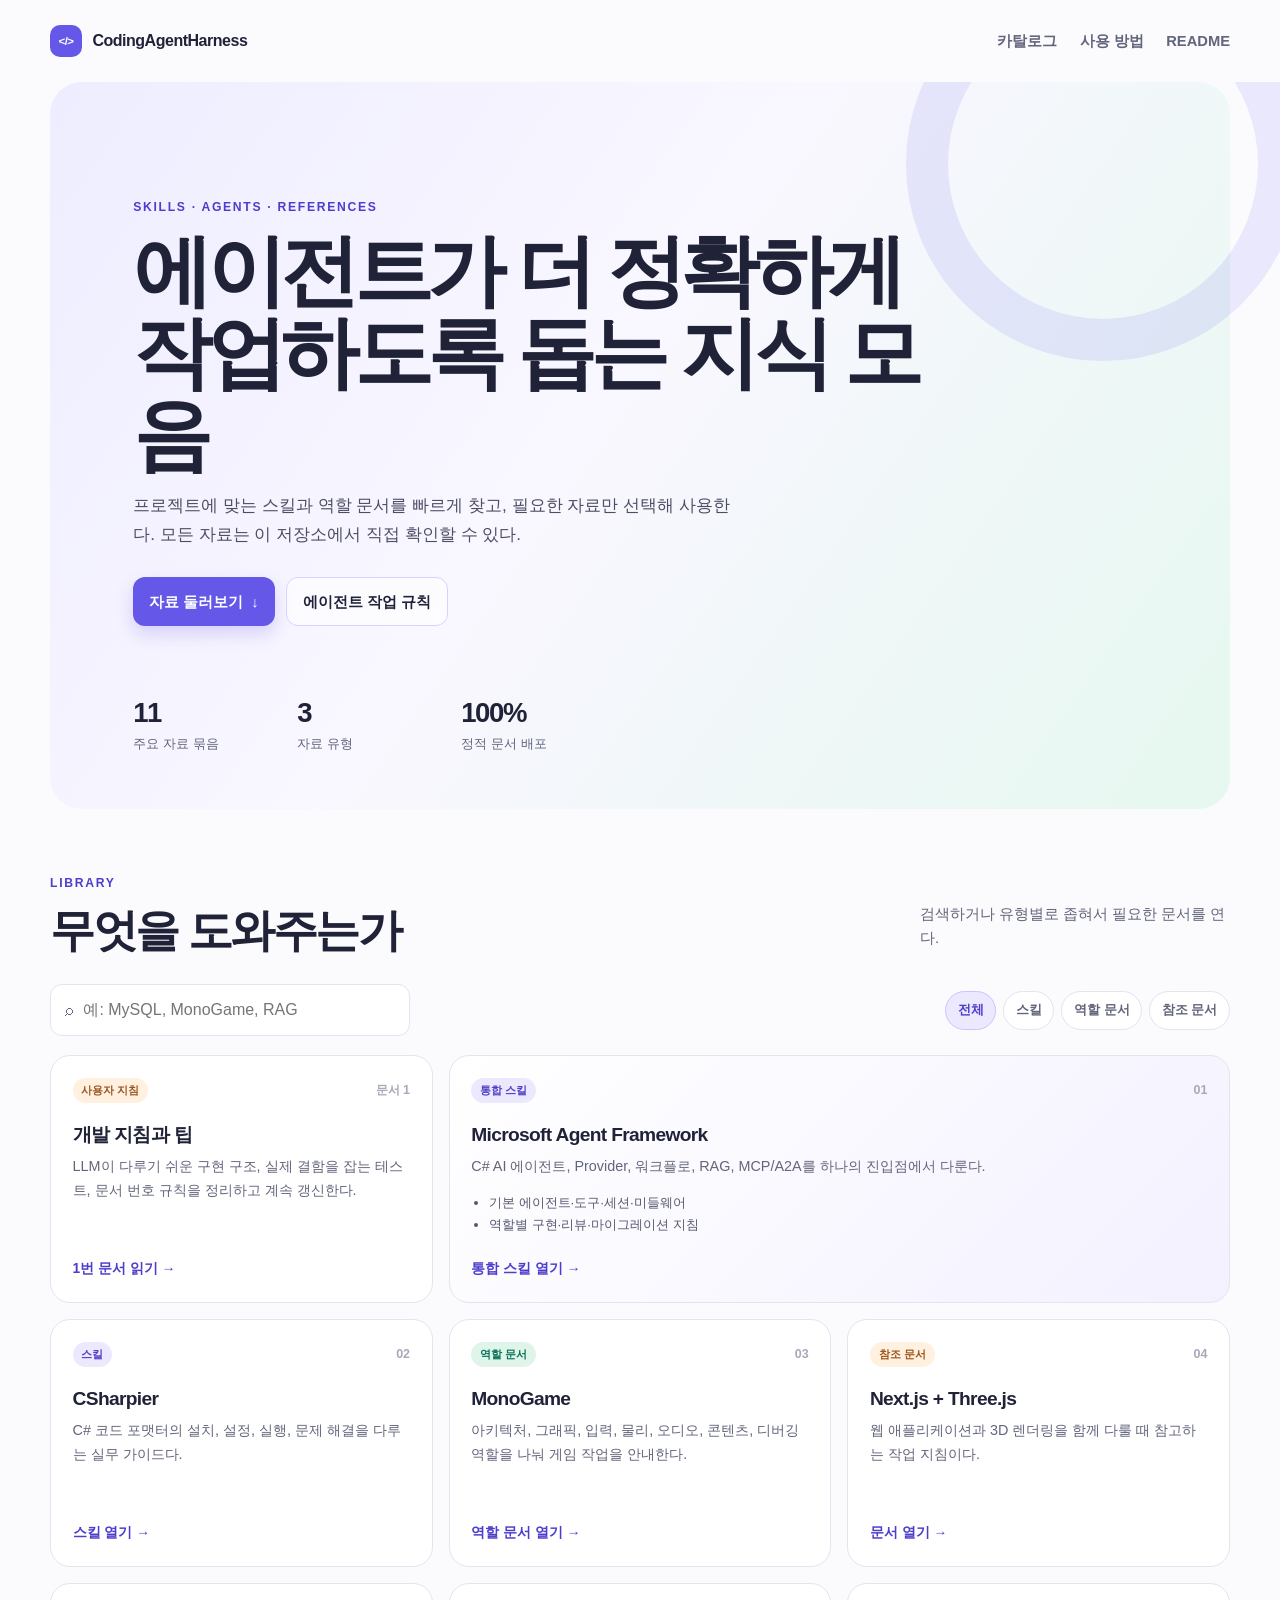
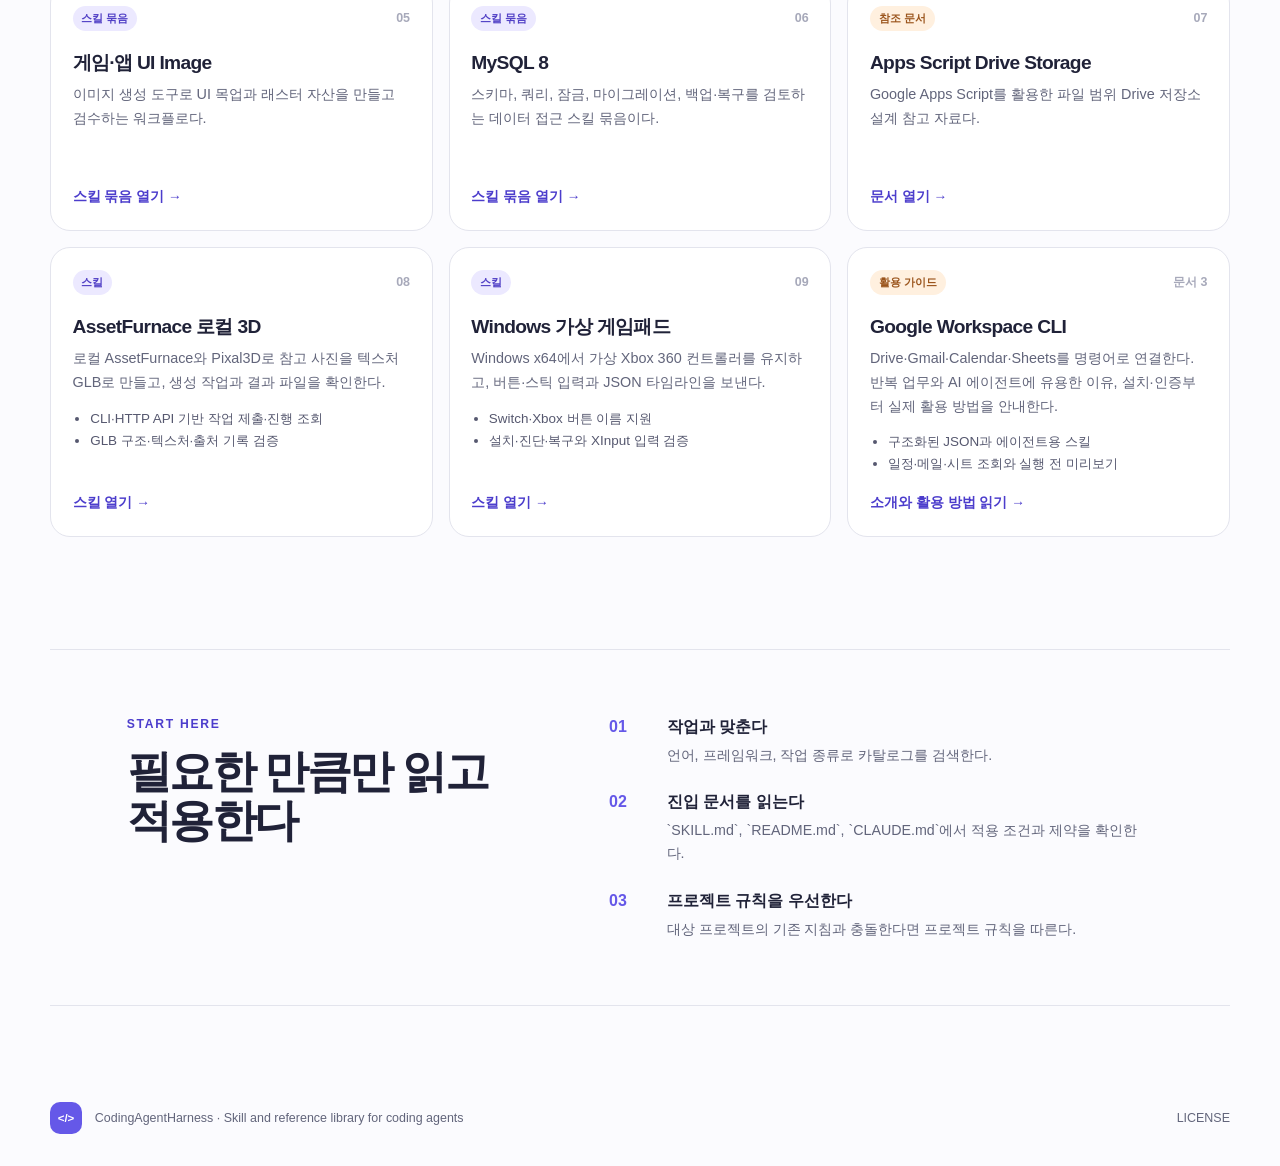
<file: index.html>
<!doctype html>
<html lang="ko">
  <head>
    <meta charset="utf-8" />
    <meta name="viewport" content="width=device-width, initial-scale=1" />
    <meta
      name="description"
      content="CodingAgentHarness의 코딩 에이전트 스킬과 참조 문서를 찾고 탐색하는 카탈로그"
    />
    <title>CodingAgentHarness | Agent Skill Library</title>
    <link rel="stylesheet" href="assets/styles.css" />
    <script src="assets/app.js" defer></script>
  </head>
  <body>
    <a class="skip-link" href="#catalog">카탈로그로 건너뛰기</a>

    <header class="site-header">
      <a class="brand" href="./" aria-label="CodingAgentHarness 홈">
        <span class="brand-mark" aria-hidden="true">&lt;/&gt;</span>
        <span>CodingAgentHarness</span>
      </a>
      <nav aria-label="주요 메뉴">
        <a href="#catalog">카탈로그</a>
        <a href="#how-to-use">사용 방법</a>
        <a href="document-viewer-2.html?doc=README.md">README</a>
      </nav>
    </header>

    <main>
      <section class="hero" aria-labelledby="hero-title">
        <p class="eyebrow">SKILLS · AGENTS · REFERENCES</p>
        <h1 id="hero-title">에이전트가 더 정확하게<br />작업하도록 돕는 지식 모음</h1>
        <p class="hero-copy">
          프로젝트에 맞는 스킬과 역할 문서를 빠르게 찾고, 필요한 자료만 선택해 사용한다.
          모든 자료는 이 저장소에서 직접 확인할 수 있다.
        </p>
        <div class="hero-actions">
          <a class="button button-primary" href="#catalog">자료 둘러보기 <span aria-hidden="true">↓</span></a>
          <a class="button button-secondary" href="document-viewer-2.html?doc=AGNNTS.md">에이전트 작업 규칙</a>
        </div>
        <dl class="hero-stats" aria-label="카탈로그 요약">
          <div><dt>11</dt><dd>주요 자료 묶음</dd></div>
          <div><dt>3</dt><dd>자료 유형</dd></div>
          <div><dt>100%</dt><dd>정적 문서 배포</dd></div>
        </dl>
      </section>

      <section class="catalog-section" id="catalog" aria-labelledby="catalog-title">
        <div class="section-heading">
          <div>
            <p class="eyebrow">LIBRARY</p>
            <h2 id="catalog-title">무엇을 도와주는가</h2>
          </div>
          <p>검색하거나 유형별로 좁혀서 필요한 문서를 연다.</p>
        </div>

        <div class="catalog-controls">
          <label class="search-box" for="catalog-search">
            <span aria-hidden="true">⌕</span>
            <span class="sr-only">자료 검색</span>
            <input id="catalog-search" type="search" placeholder="예: MySQL, MonoGame, RAG" autocomplete="off" />
          </label>
          <div class="filter-group" aria-label="자료 유형 필터">
            <button class="filter is-active" type="button" data-filter="all" aria-pressed="true">전체</button>
            <button class="filter" type="button" data-filter="skill" aria-pressed="false">스킬</button>
            <button class="filter" type="button" data-filter="agent" aria-pressed="false">역할 문서</button>
            <button class="filter" type="button" data-filter="reference" aria-pressed="false">참조 문서</button>
          </div>
        </div>

        <div class="catalog-grid" id="catalog-grid">
          <article class="resource-card" data-type="reference" data-search="개발 지침 팁 코드 구현 단위 테스트 테스트 원칙 문서 일련번호 1번 llm">
            <div class="card-topline"><span class="tag tag-reference">사용자 지침</span><span class="card-index">문서 1</span></div>
            <h3>개발 지침과 팁</h3>
            <p>LLM이 다루기 쉬운 구현 구조, 실제 결함을 잡는 테스트, 문서 번호 규칙을 정리하고 계속 갱신한다.</p>
            <a href="document-viewer-2.html?doc=개발-지침과-팁-1.md">1번 문서 읽기 <span aria-hidden="true">→</span></a>
          </article>

          <article class="resource-card card-featured" data-type="skill" data-search="microsoft agent framework c# ai agent provider workflow rag mcp a2a">
            <div class="card-topline"><span class="tag tag-skill">통합 스킬</span><span class="card-index">01</span></div>
            <h3>Microsoft Agent Framework</h3>
            <p>C# AI 에이전트, Provider, 워크플로, RAG, MCP/A2A를 하나의 진입점에서 다룬다.</p>
            <ul><li>기본 에이전트·도구·세션·미들웨어</li><li>역할별 구현·리뷰·마이그레이션 지침</li></ul>
            <a href="document-viewer-2.html?doc=ms-agent-framework/README.md">통합 스킬 열기 <span aria-hidden="true">→</span></a>
          </article>

          <article class="resource-card" data-type="skill" data-search="csharpier c# dotnet format formatter code style">
            <div class="card-topline"><span class="tag tag-skill">스킬</span><span class="card-index">02</span></div>
            <h3>CSharpier</h3>
            <p>C# 코드 포맷터의 설치, 설정, 실행, 문제 해결을 다루는 실무 가이드다.</p>
            <a href="document-viewer-2.html?doc=csharpier/SKILL.md">스킬 열기 <span aria-hidden="true">→</span></a>
          </article>

          <article class="resource-card" data-type="agent" data-search="monogame game c# graphics input physics audio content debugger architect">
            <div class="card-topline"><span class="tag tag-agent">역할 문서</span><span class="card-index">03</span></div>
            <h3>MonoGame</h3>
            <p>아키텍처, 그래픽, 입력, 물리, 오디오, 콘텐츠, 디버깅 역할을 나눠 게임 작업을 안내한다.</p>
            <a href="document-viewer-2.html?doc=monogame/CLAUDE.md">역할 문서 열기 <span aria-hidden="true">→</span></a>
          </article>

          <article class="resource-card" data-type="reference" data-search="next.js nextjs three.js threejs web frontend 3d">
            <div class="card-topline"><span class="tag tag-reference">참조 문서</span><span class="card-index">04</span></div>
            <h3>Next.js + Three.js</h3>
            <p>웹 애플리케이션과 3D 렌더링을 함께 다룰 때 참고하는 작업 지침이다.</p>
            <a href="document-viewer-2.html?doc=Nextjs_Threejs/CLAUDE.md">문서 열기 <span aria-hidden="true">→</span></a>
          </article>

          <article class="resource-card" data-type="skill" data-search="game app ui image imagegen mockup hud asset design">
            <div class="card-topline"><span class="tag tag-skill">스킬 묶음</span><span class="card-index">05</span></div>
            <h3>게임·앱 UI Image</h3>
            <p>이미지 생성 도구로 UI 목업과 래스터 자산을 만들고 검수하는 워크플로다.</p>
            <a href="document-viewer-2.html?doc=game-app-ui-image2-main/README.md">스킬 묶음 열기 <span aria-hidden="true">→</span></a>
          </article>

          <article class="resource-card" data-type="skill" data-search="mysql 8 database db sql query schema migration transaction backup recovery">
            <div class="card-topline"><span class="tag tag-skill">스킬 묶음</span><span class="card-index">06</span></div>
            <h3>MySQL 8</h3>
            <p>스키마, 쿼리, 잠금, 마이그레이션, 백업·복구를 검토하는 데이터 접근 스킬 묶음이다.</p>
            <a href="document-viewer-2.html?doc=mysql8-skills-main/README.md">스킬 묶음 열기 <span aria-hidden="true">→</span></a>
          </article>

          <article class="resource-card" data-type="reference" data-search="google apps script drive file scoped storage api">
            <div class="card-topline"><span class="tag tag-reference">참조 문서</span><span class="card-index">07</span></div>
            <h3>Apps Script Drive Storage</h3>
            <p>Google Apps Script를 활용한 파일 범위 Drive 저장소 설계 참고 자료다.</p>
            <a href="document-viewer-2.html?doc=apps-script-drive-file-scoped-storage.md">문서 열기 <span aria-hidden="true">→</span></a>
          </article>

          <article class="resource-card" data-type="skill" data-search="assetfurnace pixal3d image-to-3dlab image 3d glb texture local 사진 이미지 텍스처 로컬">
            <div class="card-topline"><span class="tag tag-skill">스킬</span><span class="card-index">08</span></div>
            <h3>AssetFurnace 로컬 3D</h3>
            <p>로컬 AssetFurnace와 Pixal3D로 참고 사진을 텍스처 GLB로 만들고, 생성 작업과 결과 파일을 확인한다.</p>
            <ul><li>CLI·HTTP API 기반 작업 제출·진행 조회</li><li>GLB 구조·텍스처·출처 기록 검증</li></ul>
            <a href="document-viewer-2.html?doc=assetfurnace/SKILL.md">스킬 열기 <span aria-hidden="true">→</span></a>
          </article>

          <article class="resource-card" data-type="skill" data-search="windows-virtual-gamepad windows virtual gamepad xbox 360 switch xinput vigembus controller json timeline 윈도우 가상 게임패드 컨트롤러 버튼 스틱 입력 타임라인">
            <div class="card-topline"><span class="tag tag-skill">스킬</span><span class="card-index">09</span></div>
            <h3>Windows 가상 게임패드</h3>
            <p>Windows x64에서 가상 Xbox 360 컨트롤러를 유지하고, 버튼·스틱 입력과 JSON 타임라인을 보낸다.</p>
            <ul><li>Switch·Xbox 버튼 이름 지원</li><li>설치·진단·복구와 XInput 입력 검증</li></ul>
            <a href="document-viewer-2.html?doc=windows-virtual-gamepad/README.md">스킬 열기 <span aria-hidden="true">→</span></a>
          </article>

          <article class="resource-card" data-type="reference" data-search="google workspace cli gws 구글 워크스페이스 업무 자동화 drive gmail calendar sheets docs oauth agent 에이전트 설치 활용 장점 3번">
            <div class="card-topline"><span class="tag tag-reference">활용 가이드</span><span class="card-index">문서 3</span></div>
            <h3>Google Workspace CLI</h3>
            <p>Drive·Gmail·Calendar·Sheets를 명령어로 연결한다. 반복 업무와 AI 에이전트에 유용한 이유, 설치·인증부터 실제 활용 방법을 안내한다.</p>
            <ul><li>구조화된 JSON과 에이전트용 스킬</li><li>일정·메일·시트 조회와 실행 전 미리보기</li></ul>
            <a href="document-viewer-2.html?doc=google-workspace-cli-guide-3.md">소개와 활용 방법 읽기 <span aria-hidden="true">→</span></a>
          </article>
        </div>
        <p class="empty-state" id="empty-state" hidden>조건에 맞는 자료가 없다. 다른 검색어 또는 전체 필터를 사용한다.</p>
      </section>

      <section class="usage-section" id="how-to-use" aria-labelledby="usage-title">
        <div>
          <p class="eyebrow">START HERE</p>
          <h2 id="usage-title">필요한 만큼만 읽고 적용한다</h2>
        </div>
        <ol class="steps">
          <li><span>01</span><div><h3>작업과 맞춘다</h3><p>언어, 프레임워크, 작업 종류로 카탈로그를 검색한다.</p></div></li>
          <li><span>02</span><div><h3>진입 문서를 읽는다</h3><p>`SKILL.md`, `README.md`, `CLAUDE.md`에서 적용 조건과 제약을 확인한다.</p></div></li>
          <li><span>03</span><div><h3>프로젝트 규칙을 우선한다</h3><p>대상 프로젝트의 기존 지침과 충돌한다면 프로젝트 규칙을 따른다.</p></div></li>
        </ol>
      </section>
    </main>

    <footer>
      <span class="brand-mark" aria-hidden="true">&lt;/&gt;</span>
      <p>CodingAgentHarness · Skill and reference library for coding agents</p>
      <a href="LICENSE">LICENSE</a>
    </footer>
  </body>
</html>
</file>
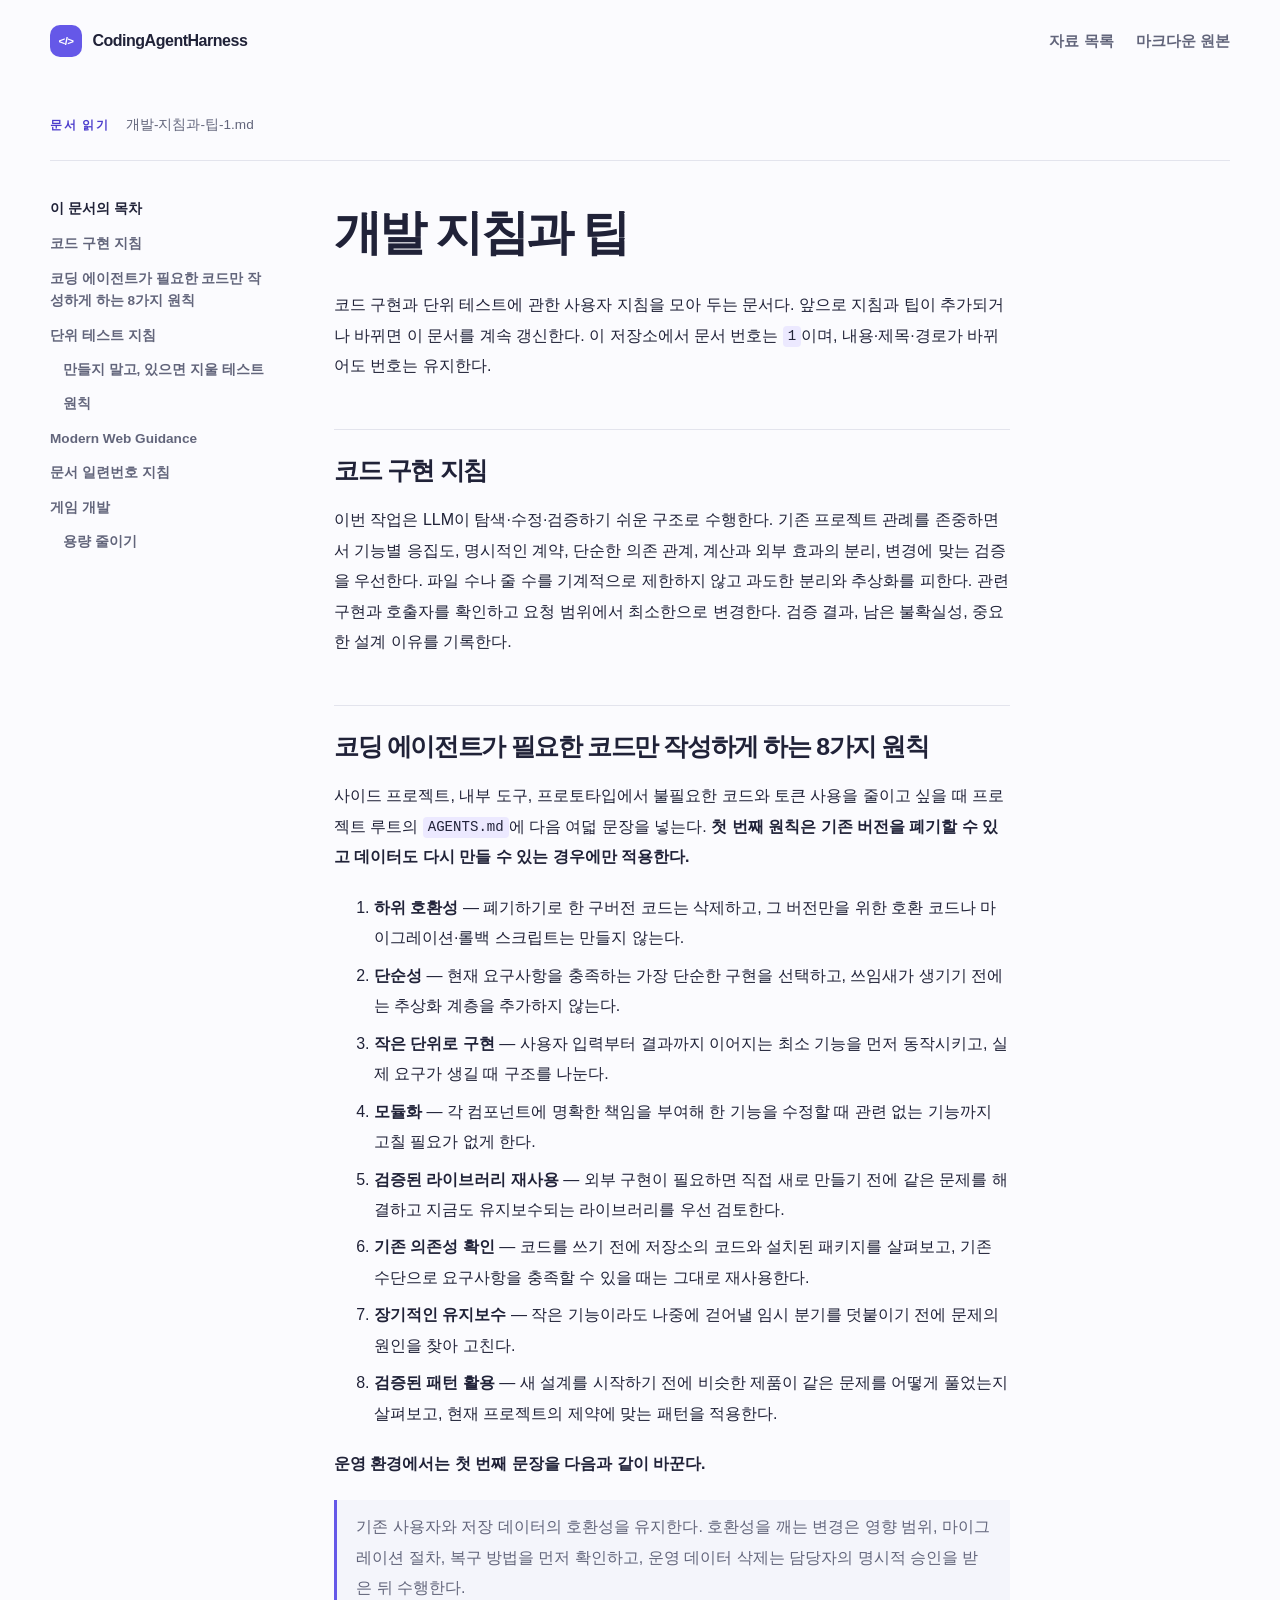
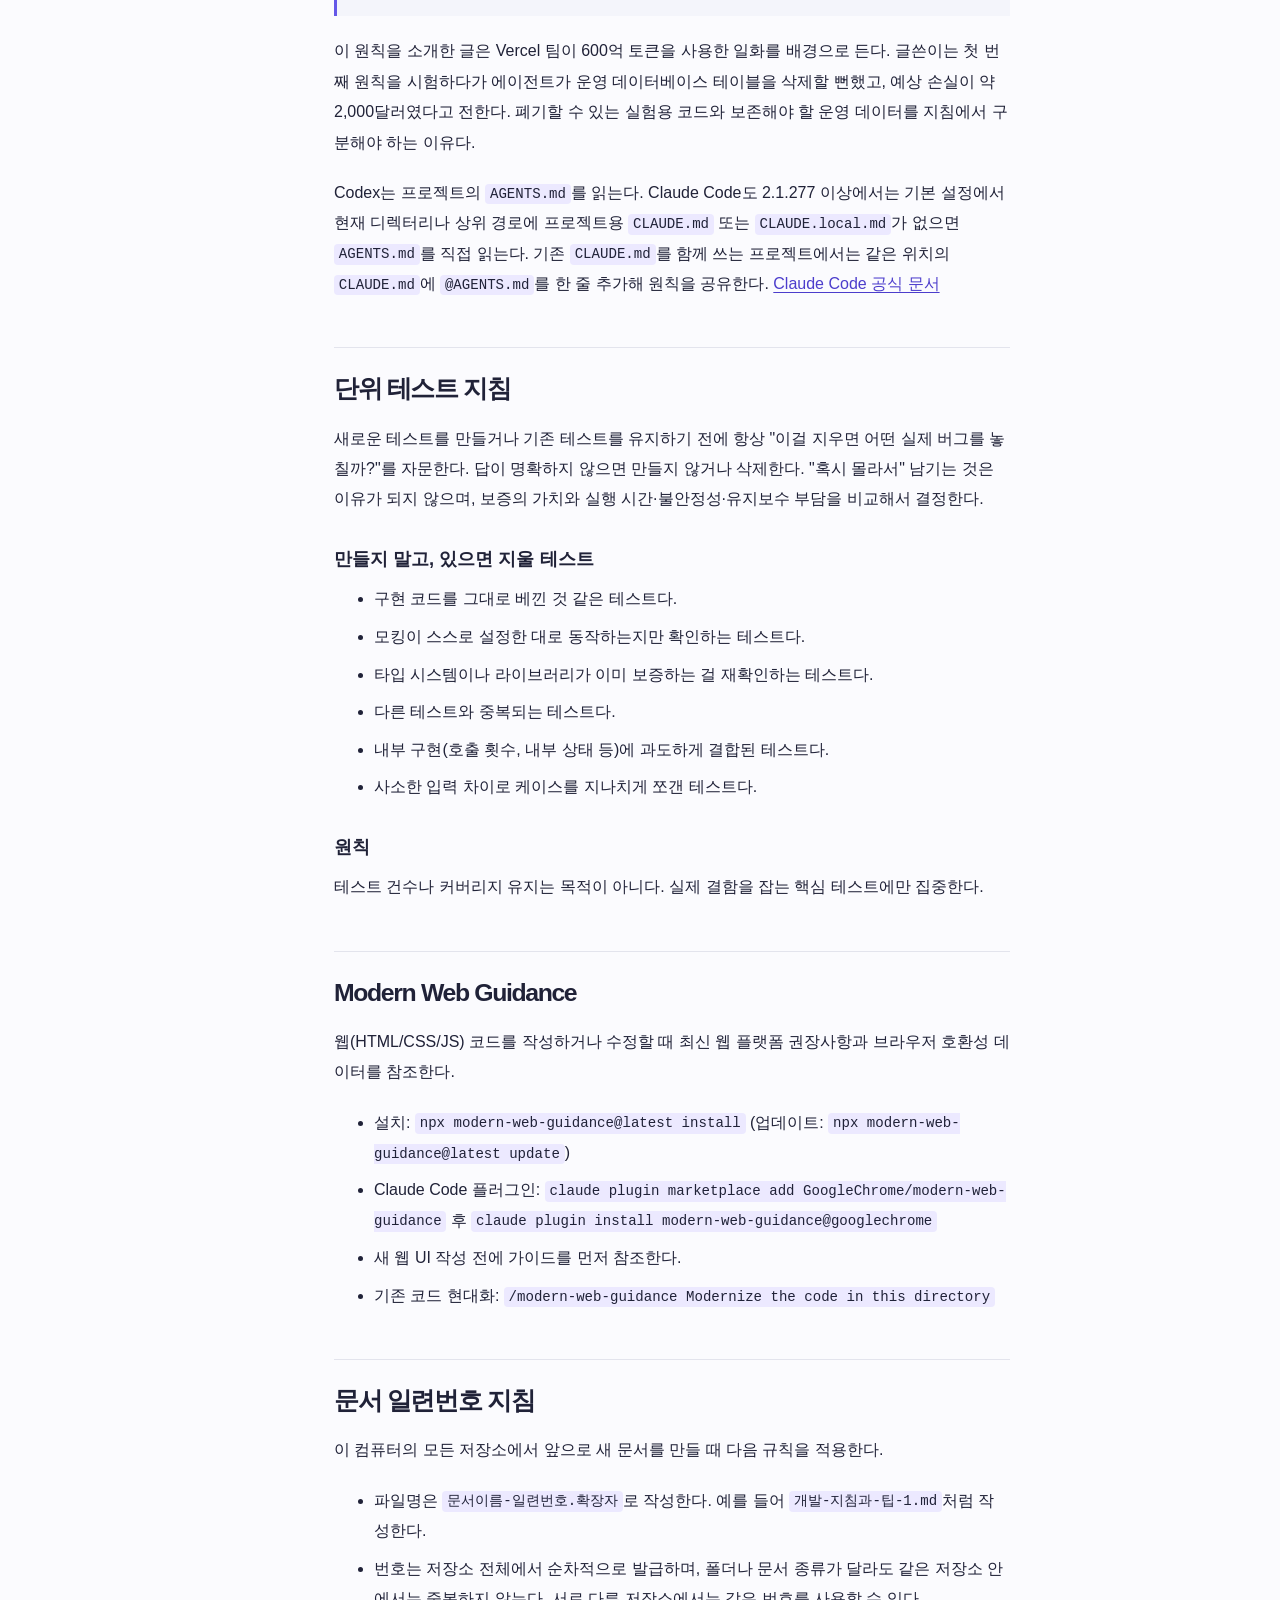
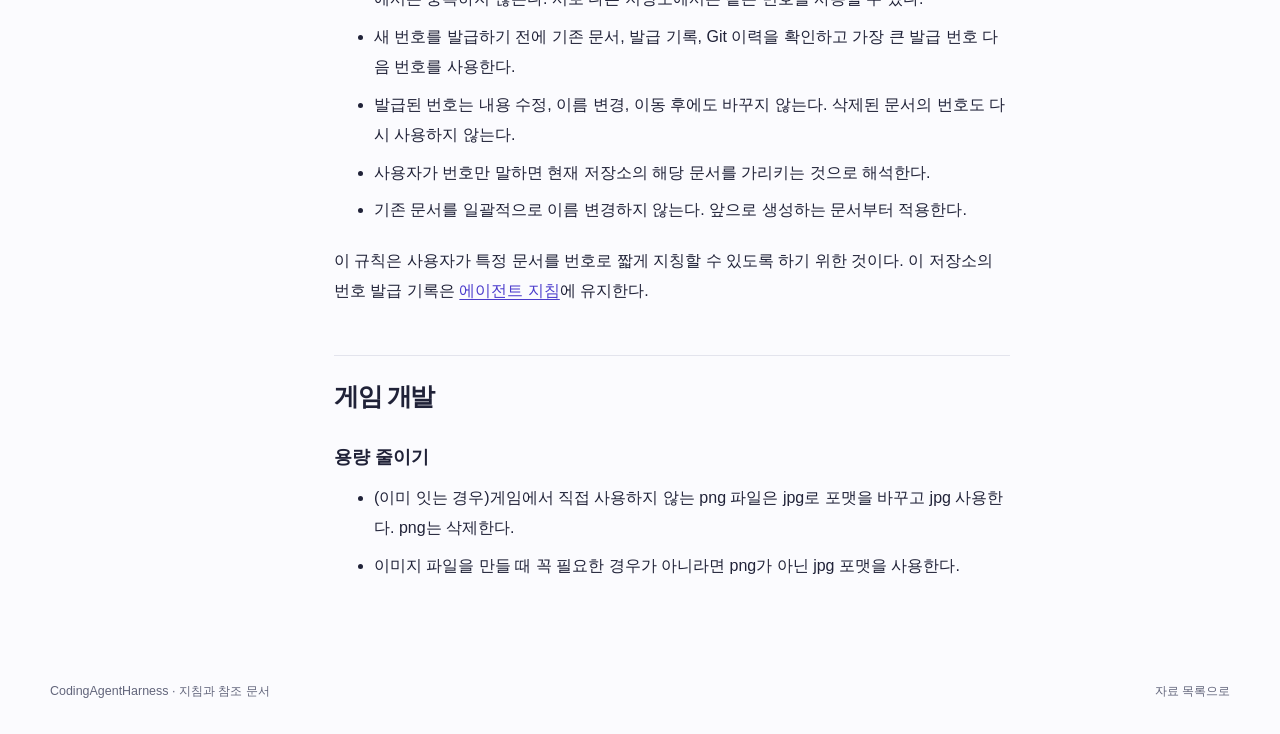
<file: document-viewer-2.html>
<!doctype html>
<html lang="ko">
  <head>
    <meta charset="utf-8" />
    <meta name="viewport" content="width=device-width, initial-scale=1" />
    <title>문서 읽기 | CodingAgentHarness</title>
    <link rel="stylesheet" href="assets/styles.css" />
    <link rel="stylesheet" href="assets/document-viewer.css" />
    <script src="assets/vendor/marked/marked.umd.js" defer></script>
    <script src="assets/vendor/dompurify/purify.min.js" defer></script>
    <script src="assets/document-viewer.js" defer></script>
  </head>
  <body class="document-page">
    <a class="skip-link" href="#document-content">본문으로 건너뛰기</a>
    <header class="site-header">
      <a class="brand" href="./" aria-label="CodingAgentHarness 홈">
        <span class="brand-mark" aria-hidden="true">&lt;/&gt;</span>
        <span>CodingAgentHarness</span>
      </a>
      <nav aria-label="문서 메뉴">
        <a href="./#catalog">자료 목록</a>
        <a id="source-link" href="개발-지침과-팁-1.md">마크다운 원본</a>
      </nav>
    </header>
    <main class="document-shell">
      <div class="document-meta">
        <span class="eyebrow">문서 읽기</span>
        <span id="document-path"></span>
      </div>
      <p id="document-status" role="status">문서를 불러오는 중이다.</p>
      <noscript><p>문서를 표시하려면 JavaScript를 활성화한다. 위의 마크다운 원본 링크로도 내용을 확인할 수 있다.</p></noscript>
      <div class="document-layout">
        <aside id="document-toc" class="document-toc" hidden>
          <nav aria-label="문서 목차">
            <h2>이 문서의 목차</h2>
            <ol id="toc-links"></ol>
          </nav>
        </aside>
        <article id="document-content" class="markdown-body" aria-label="문서 본문" aria-busy="true" tabindex="-1"></article>
      </div>
    </main>
    <footer>
      <p>CodingAgentHarness · 지침과 참조 문서</p>
      <a href="./#catalog">자료 목록으로</a>
    </footer>
  </body>
</html>
</file>
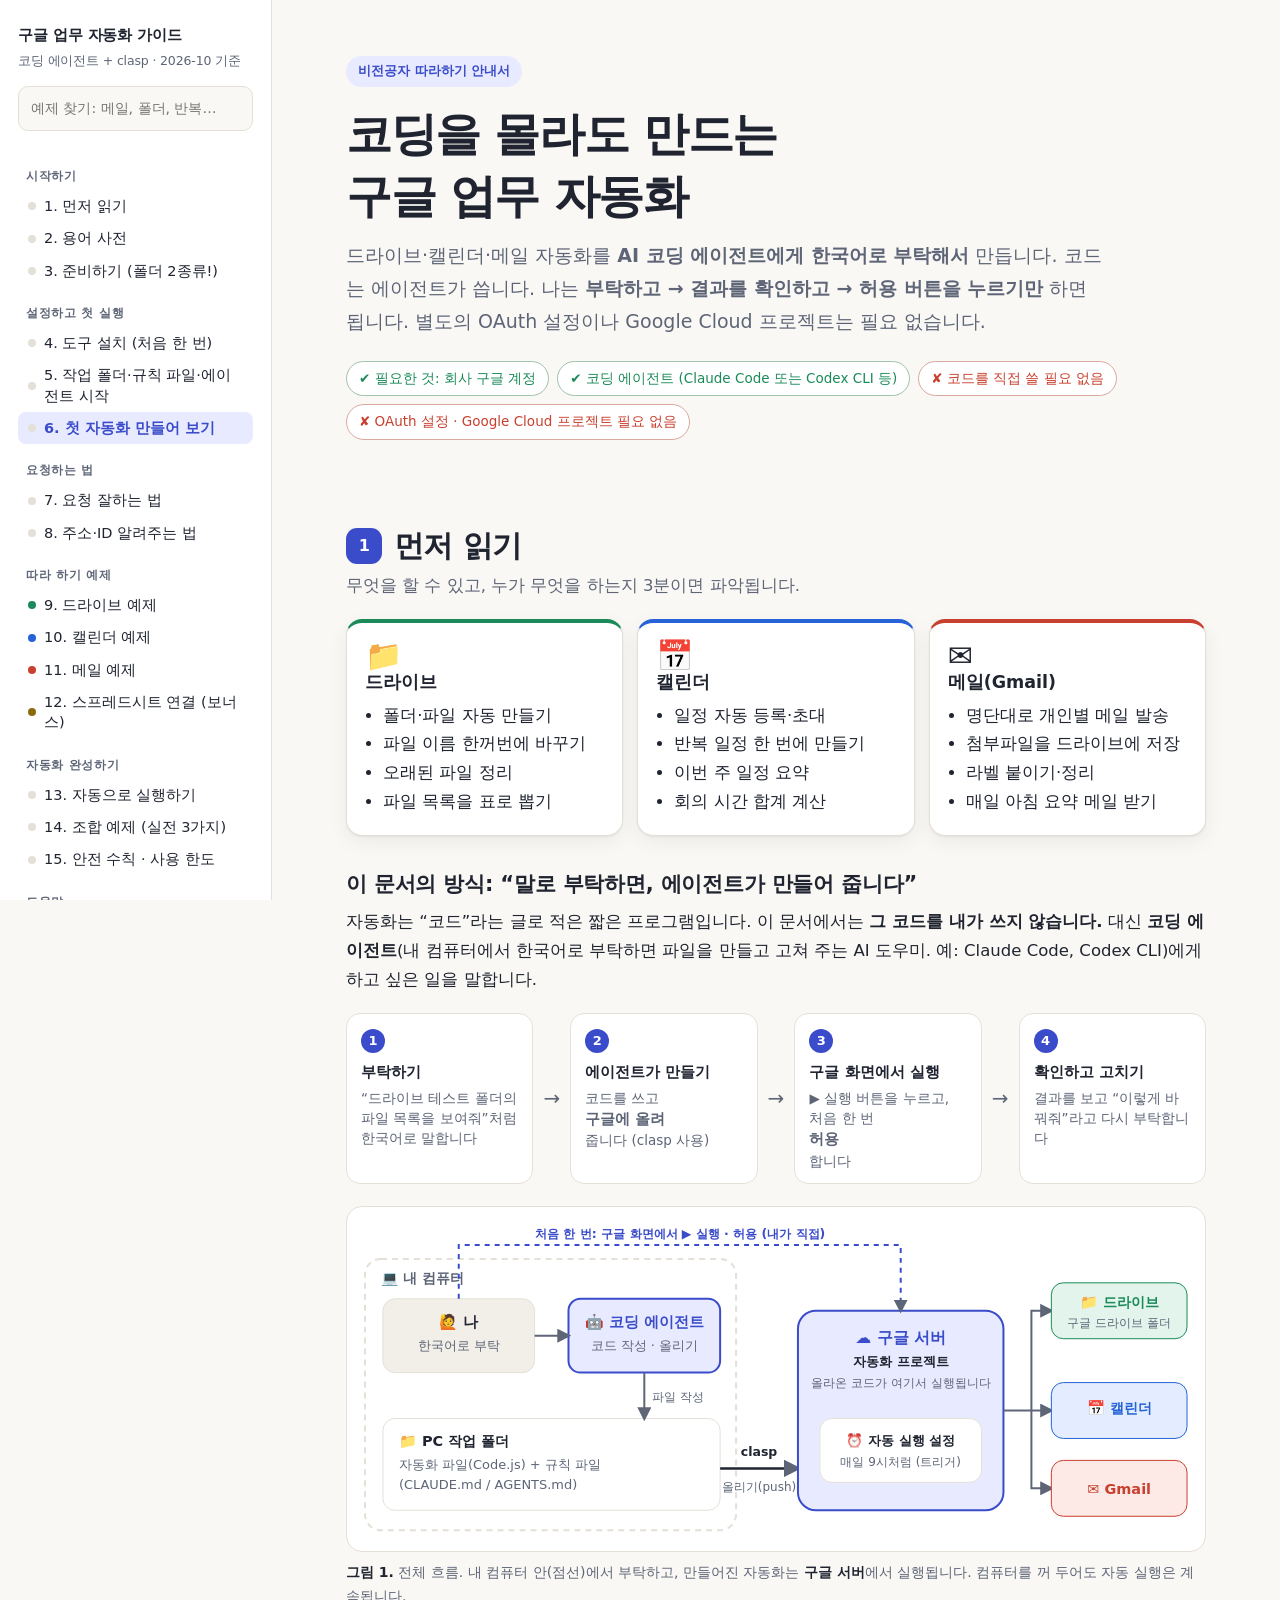
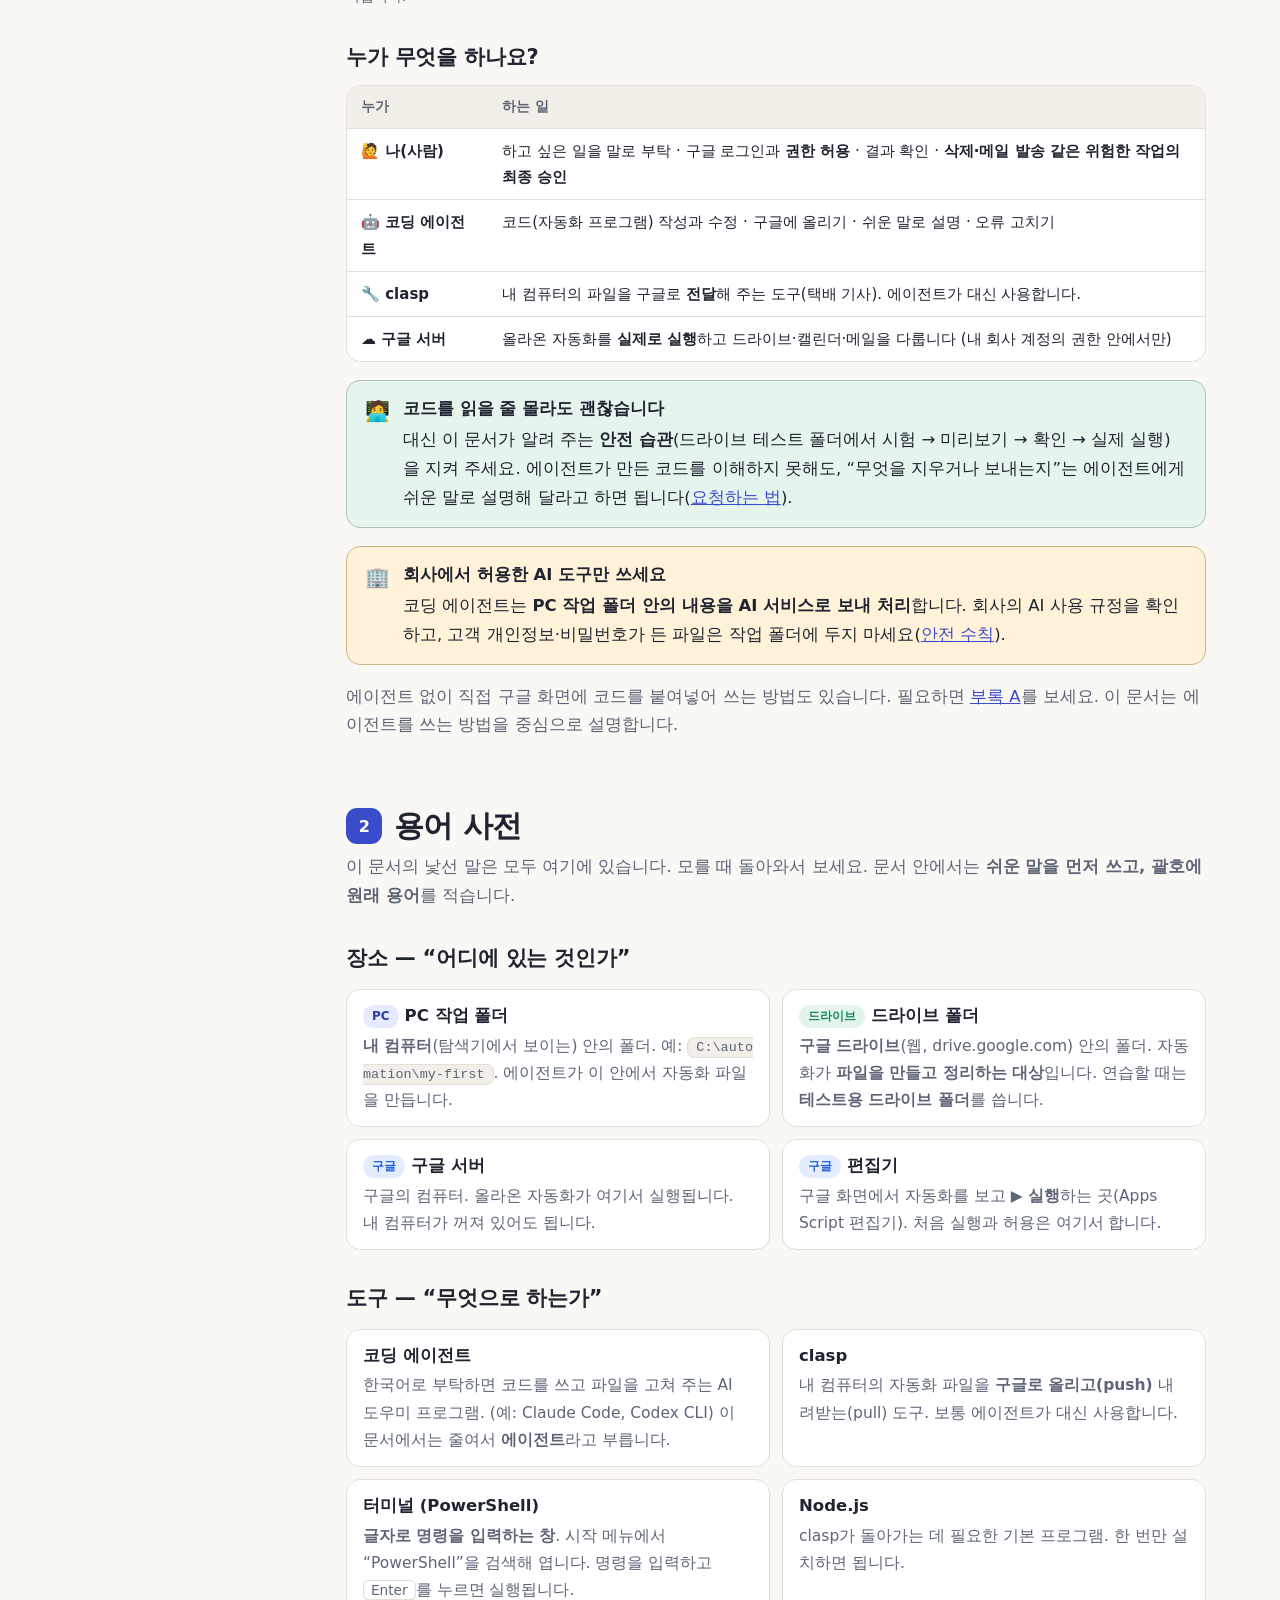
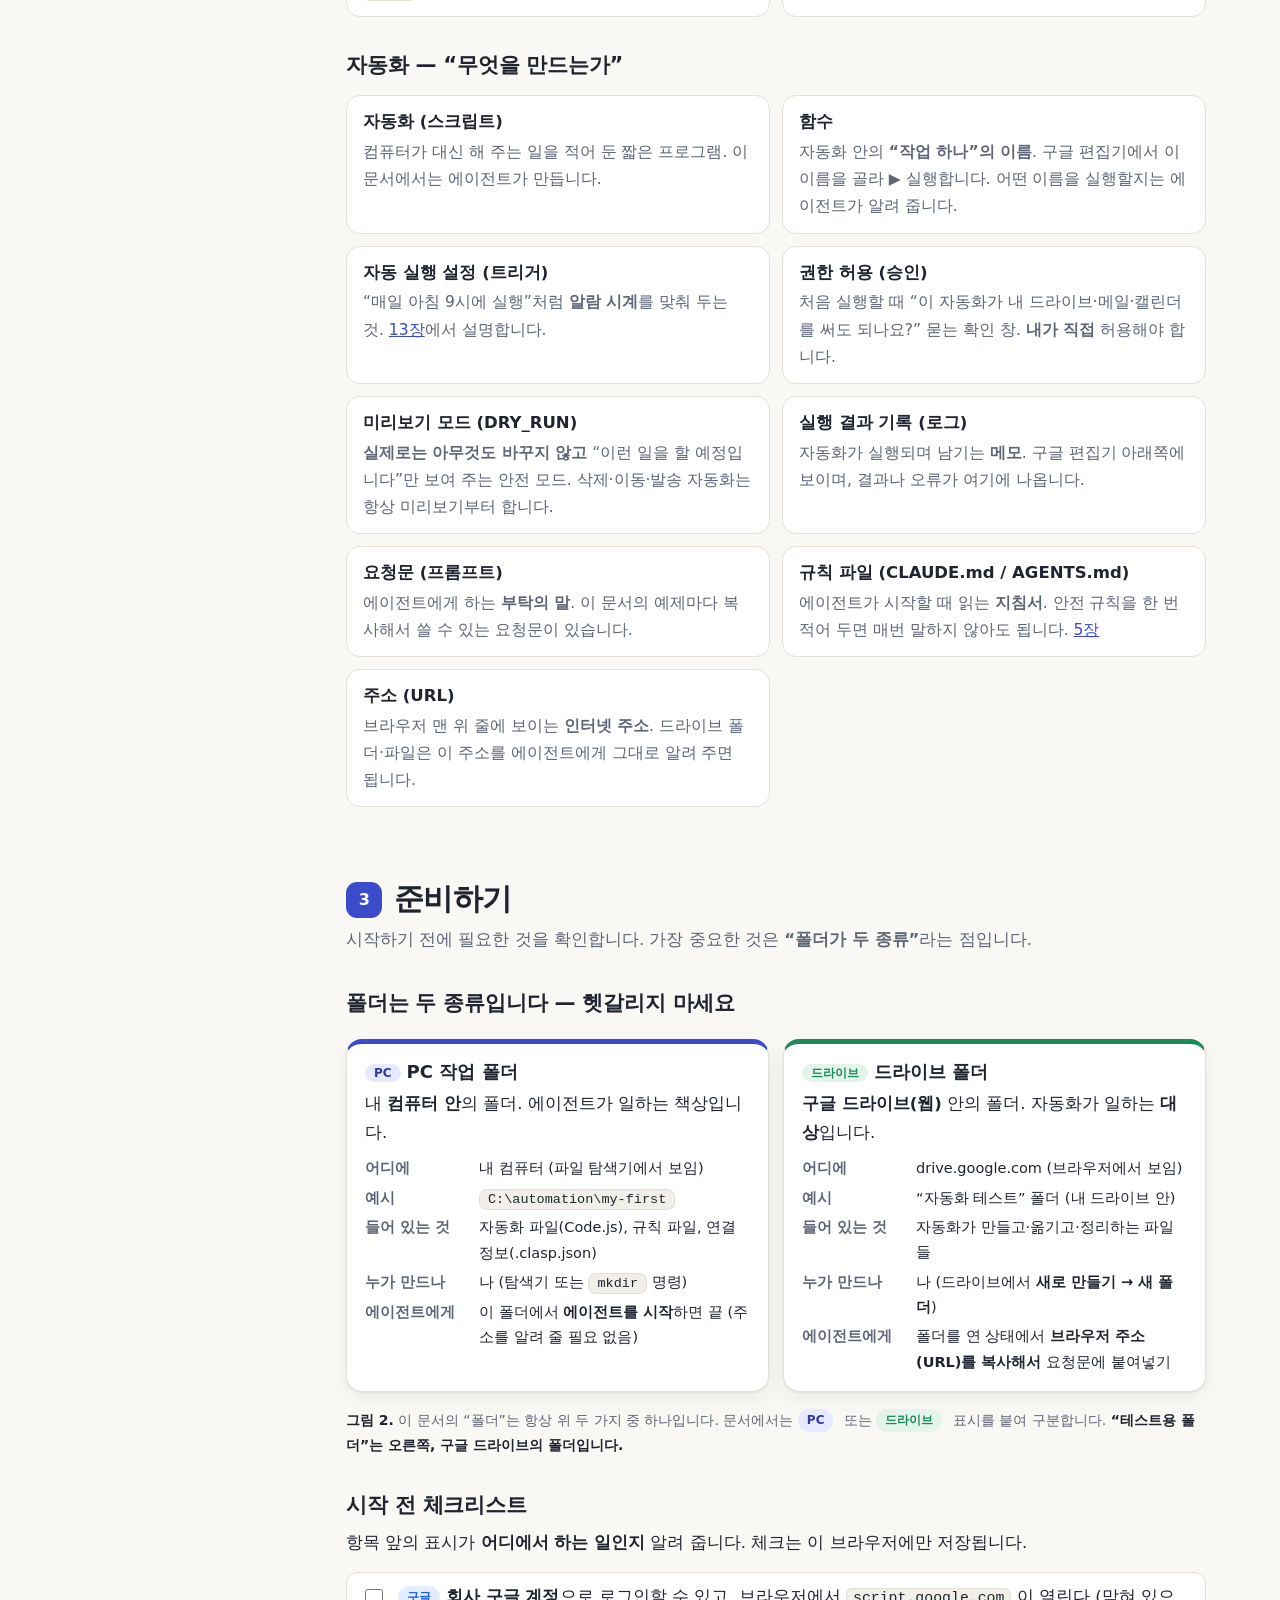
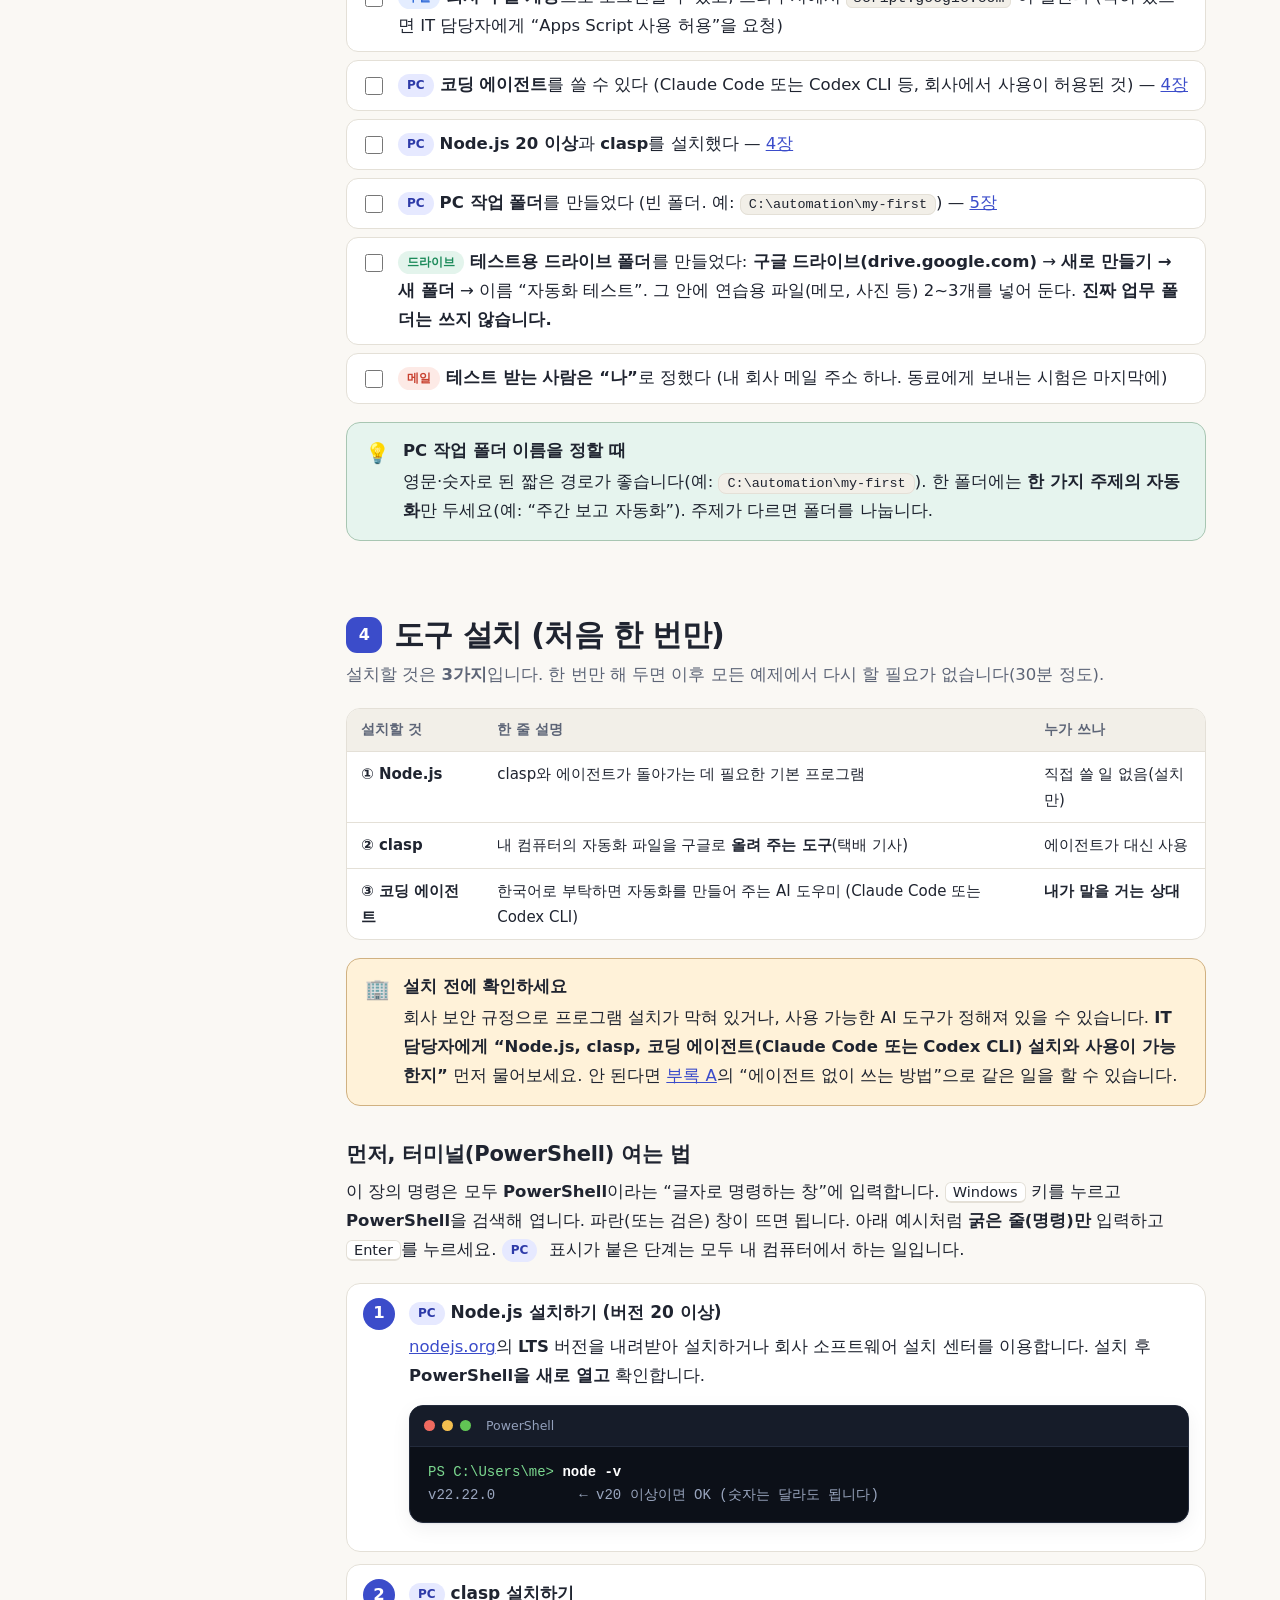
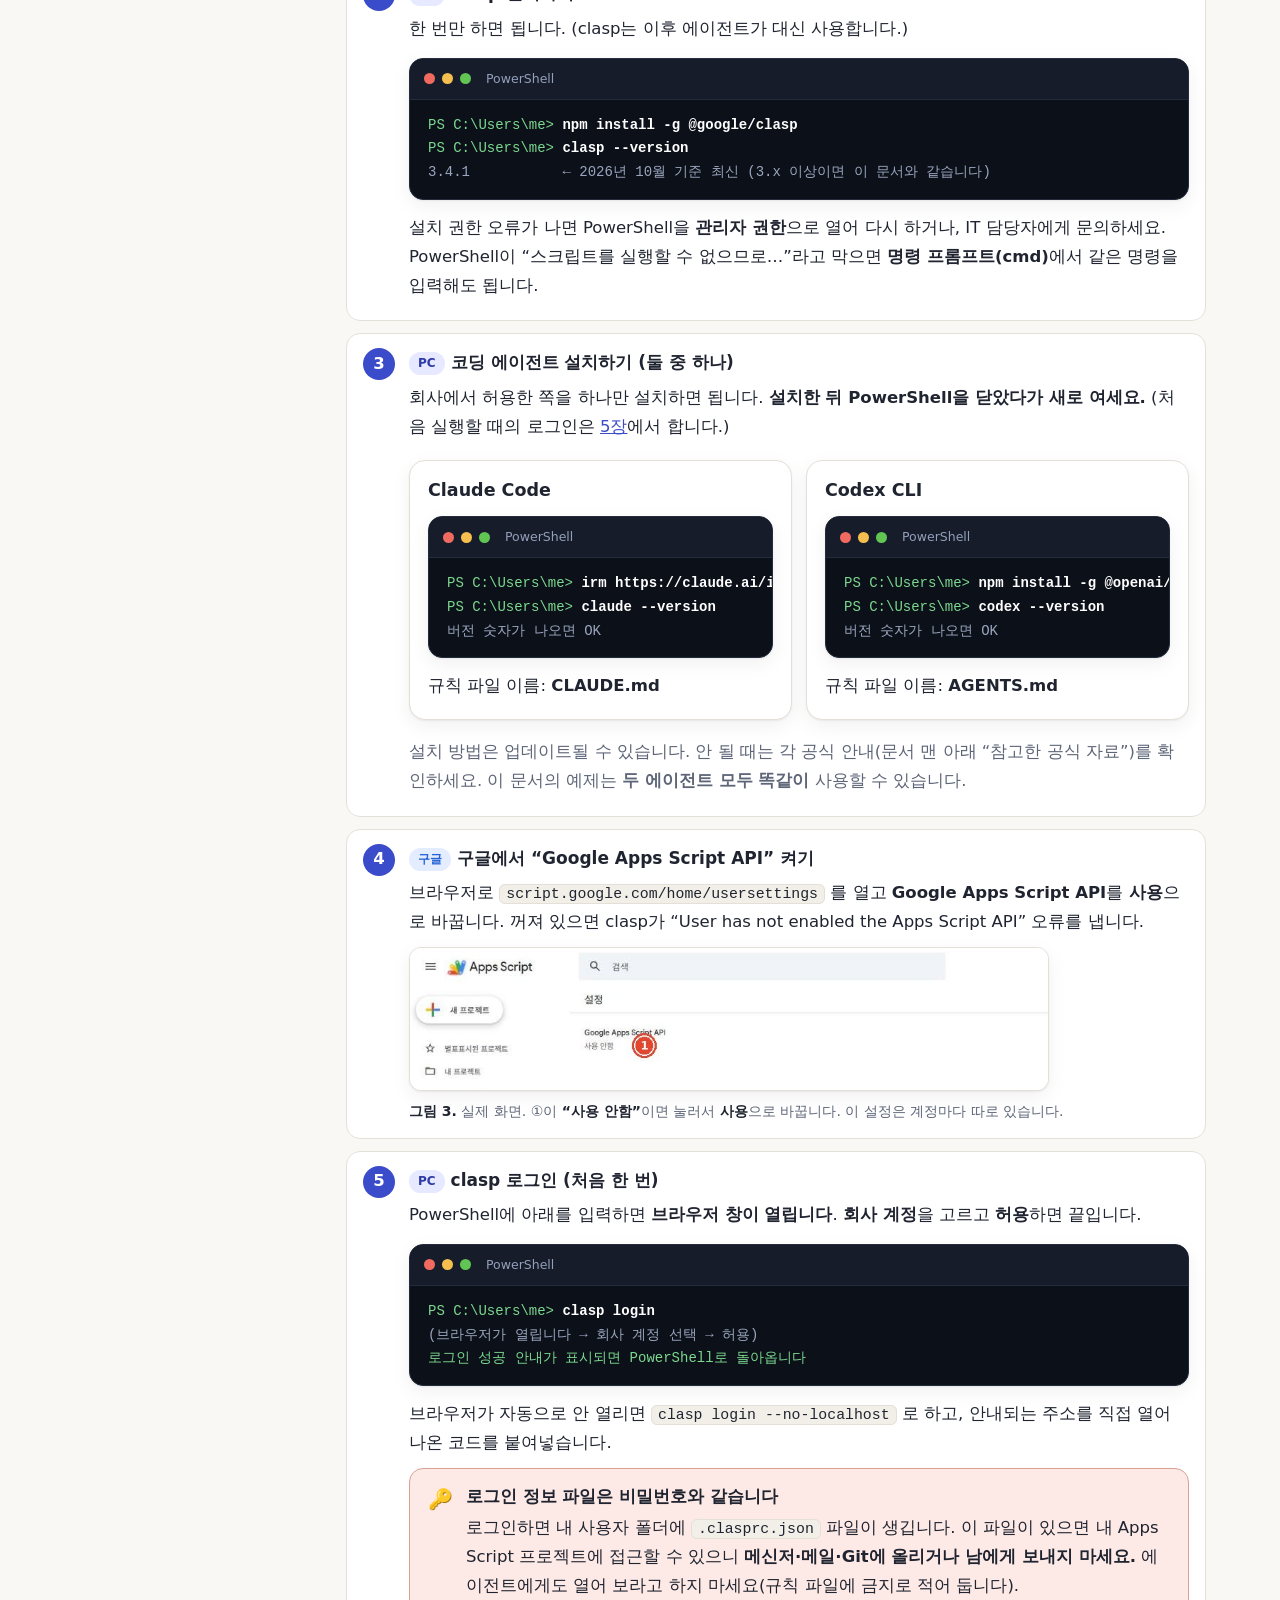
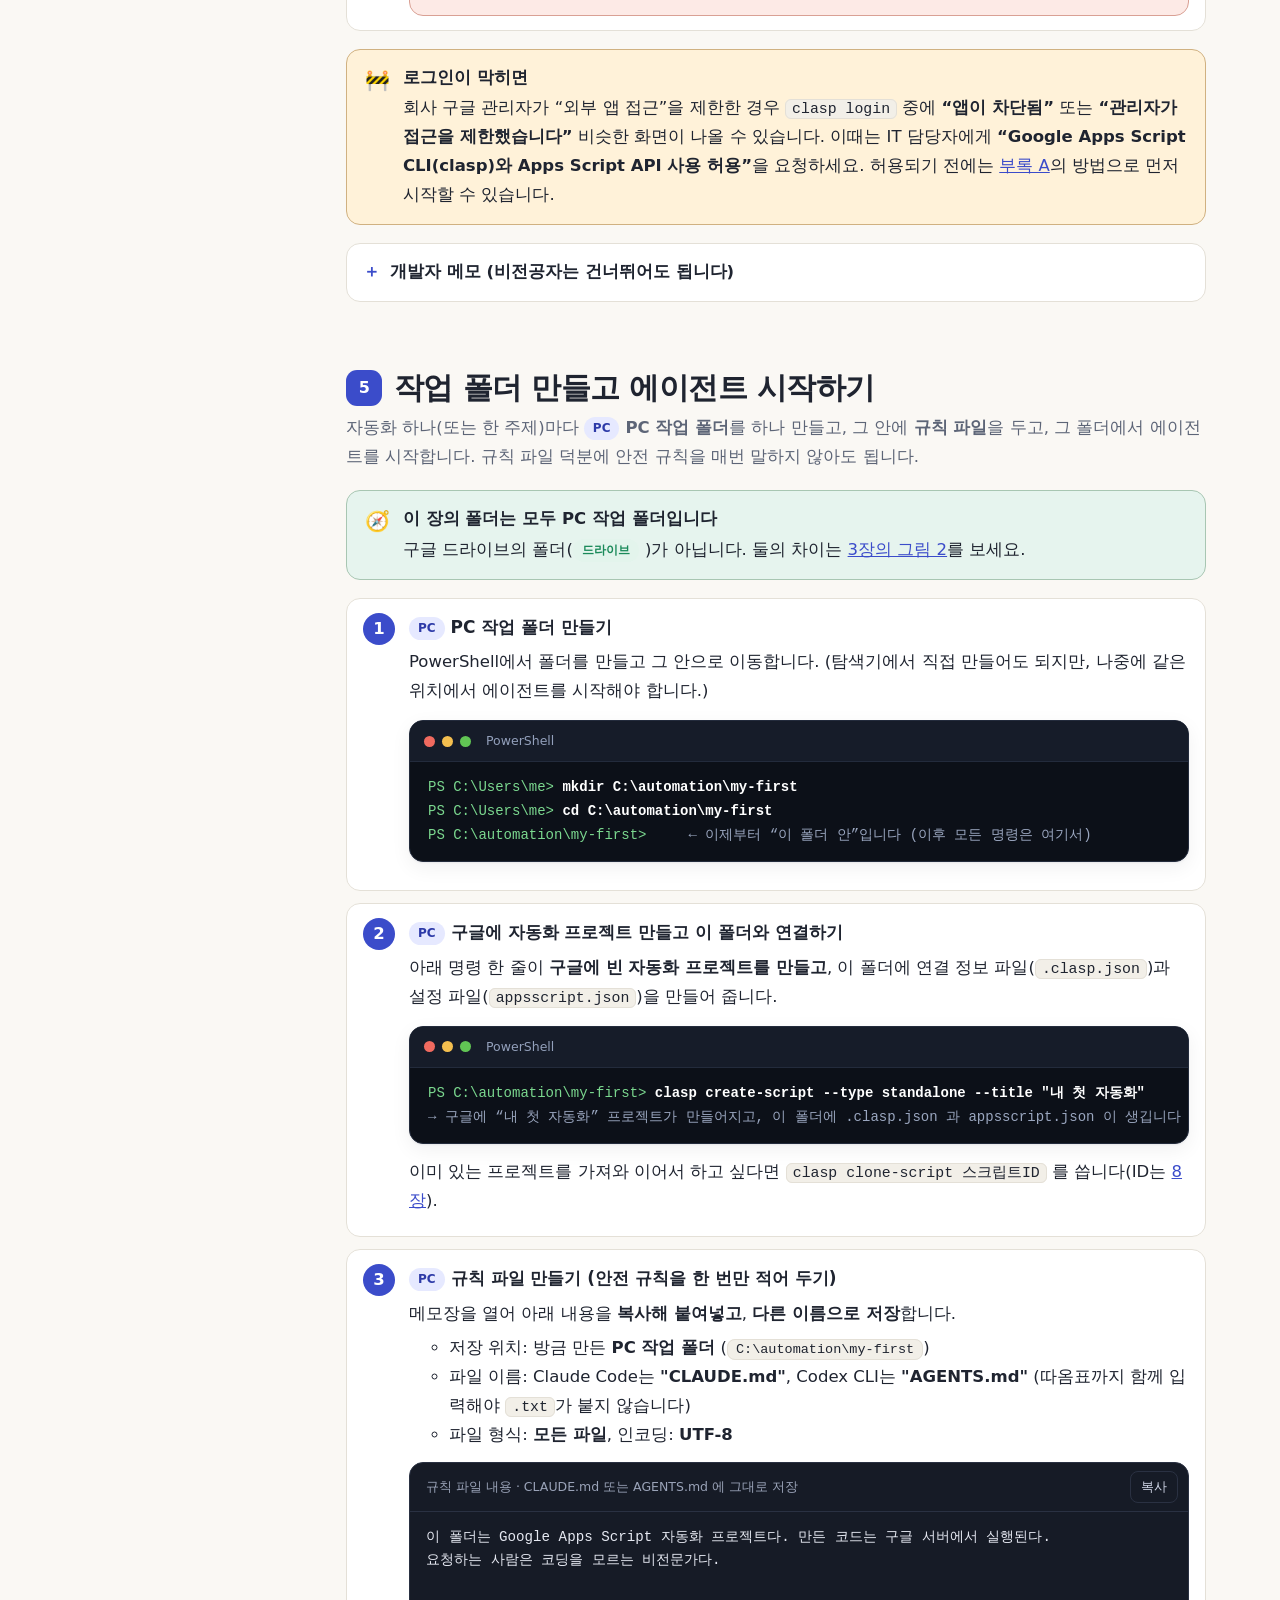
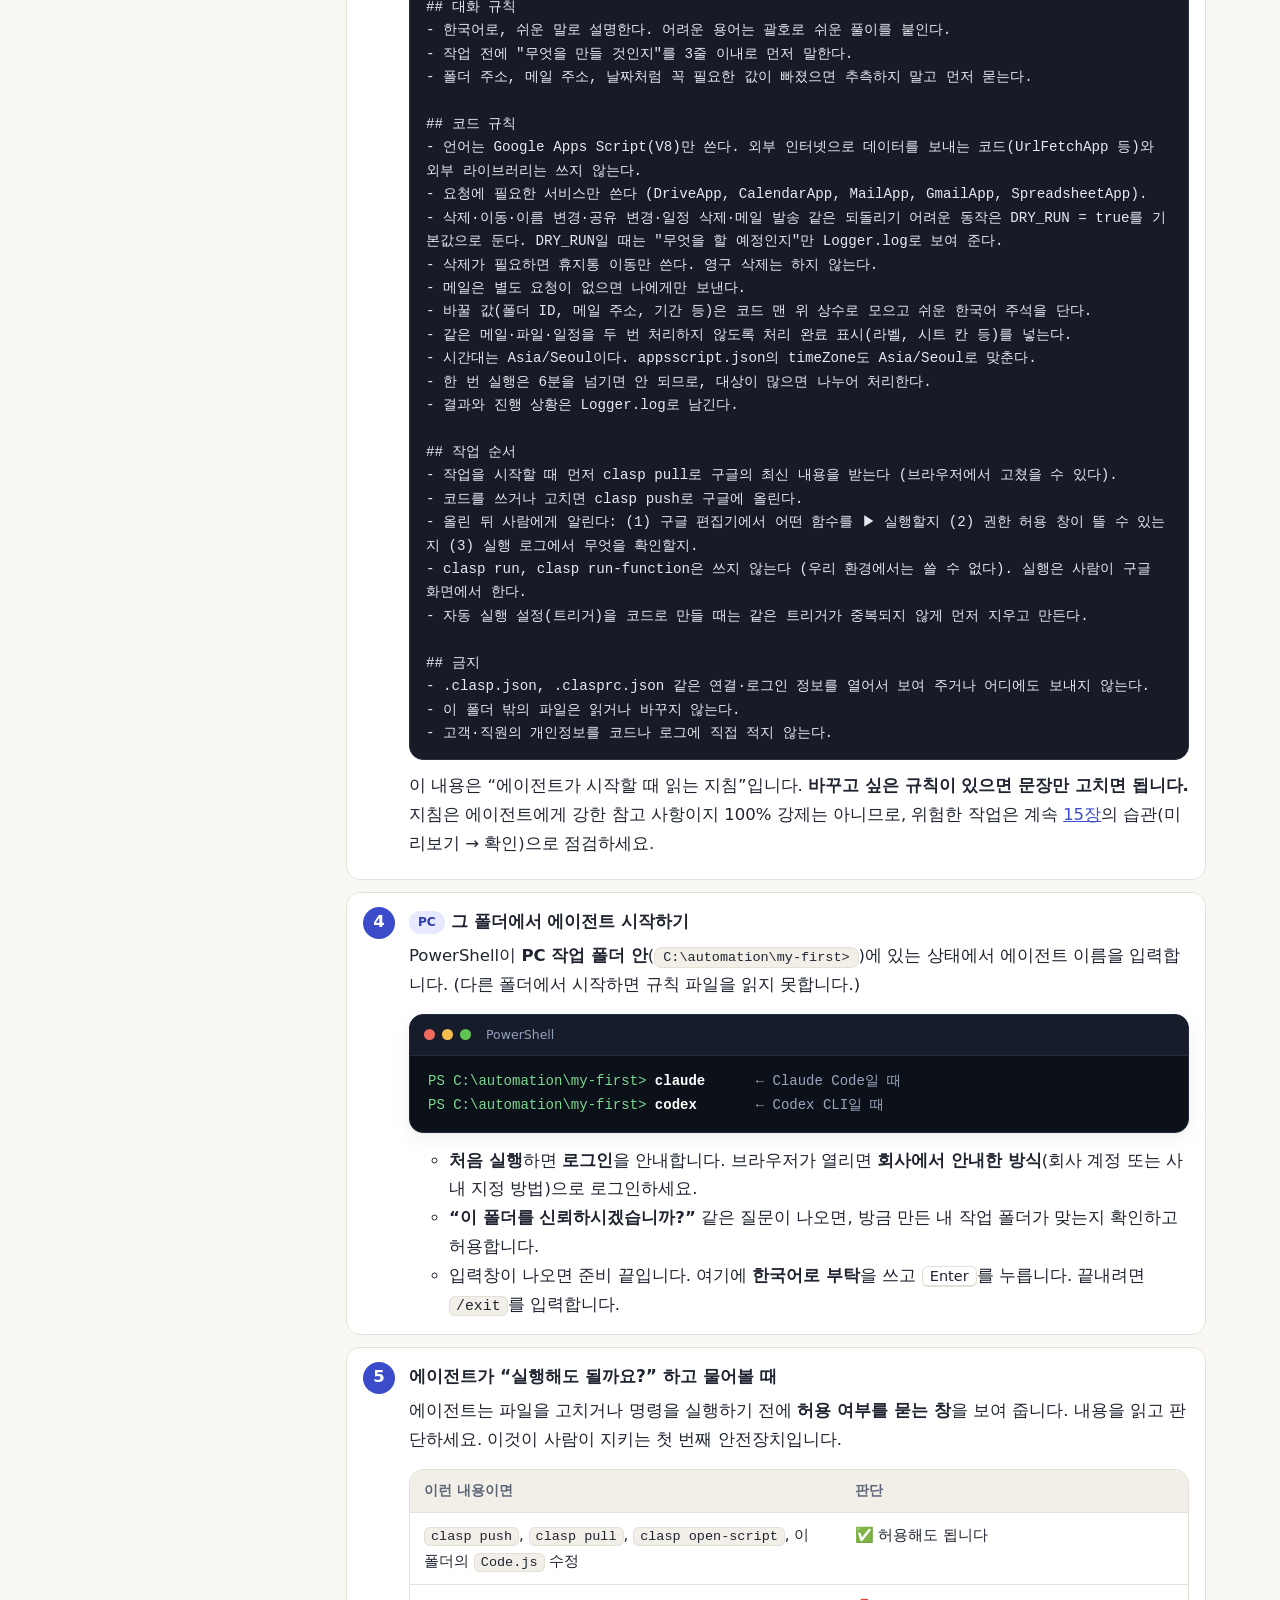
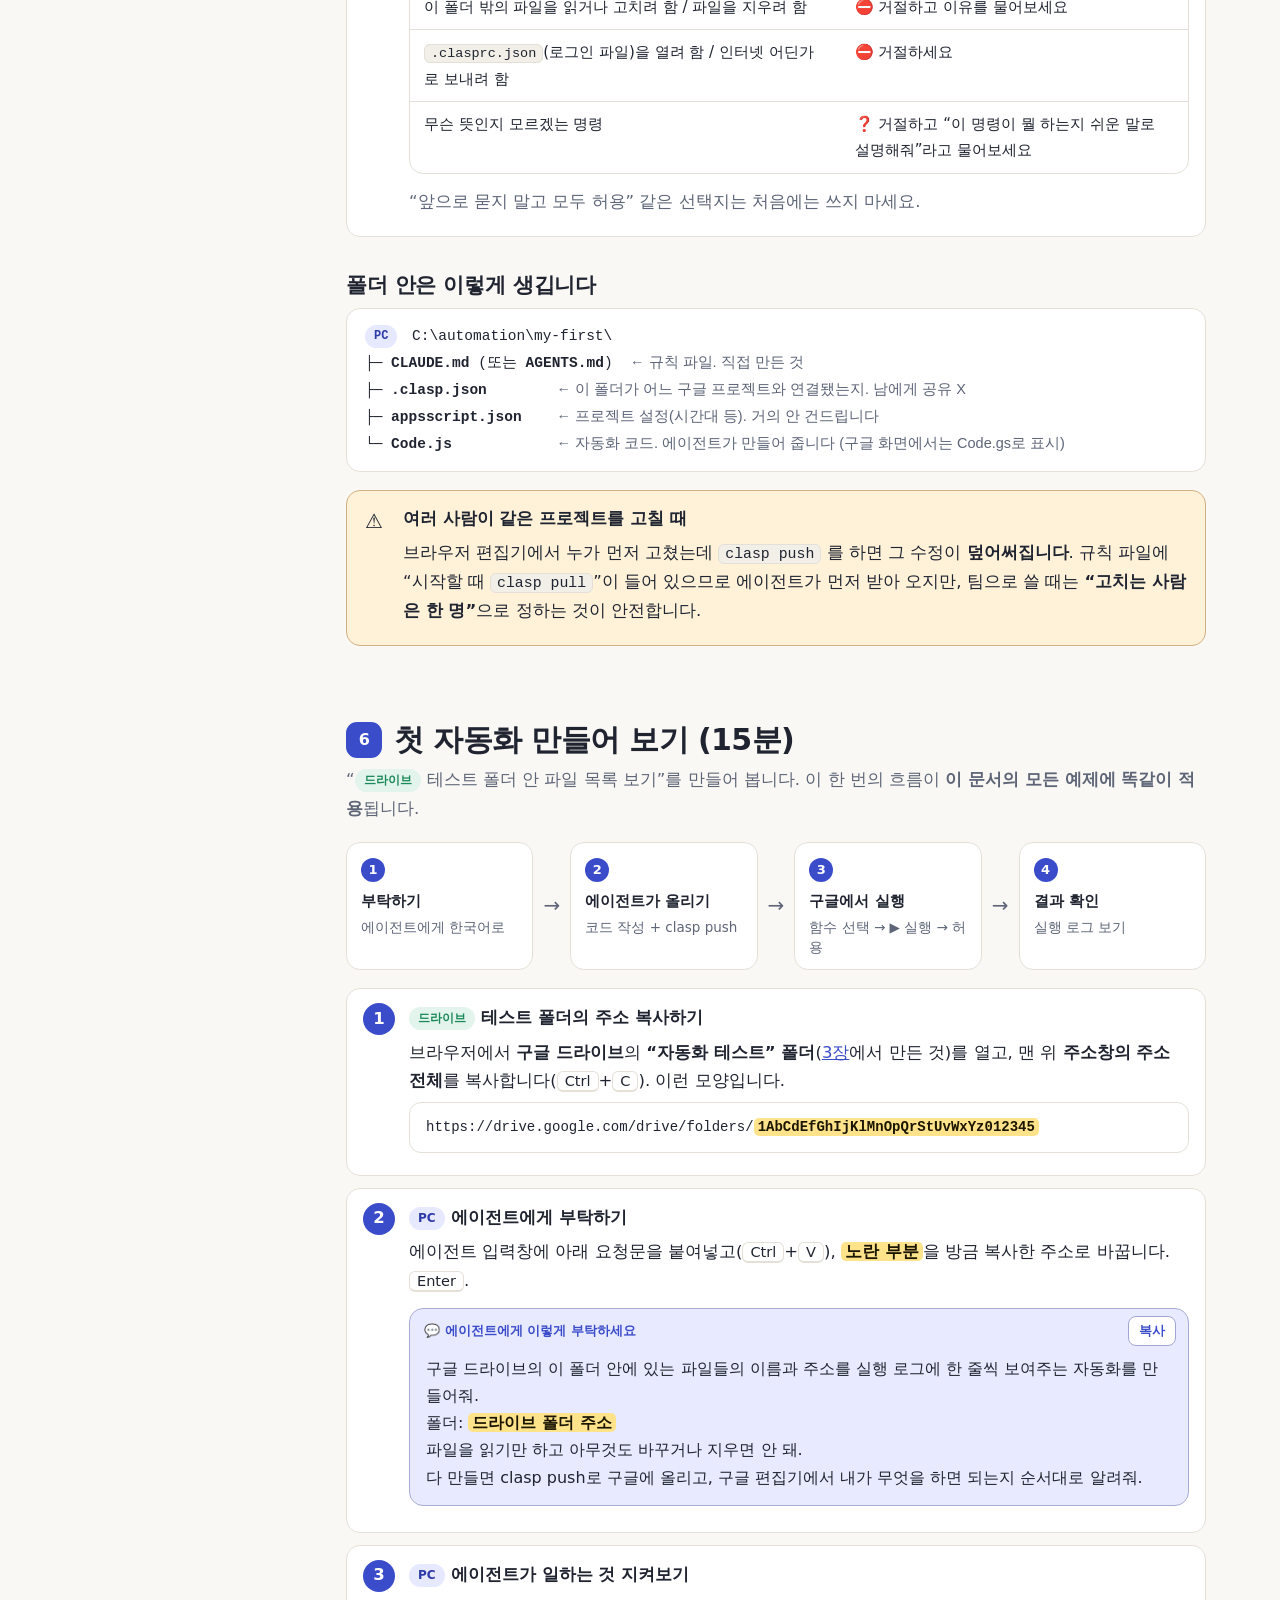
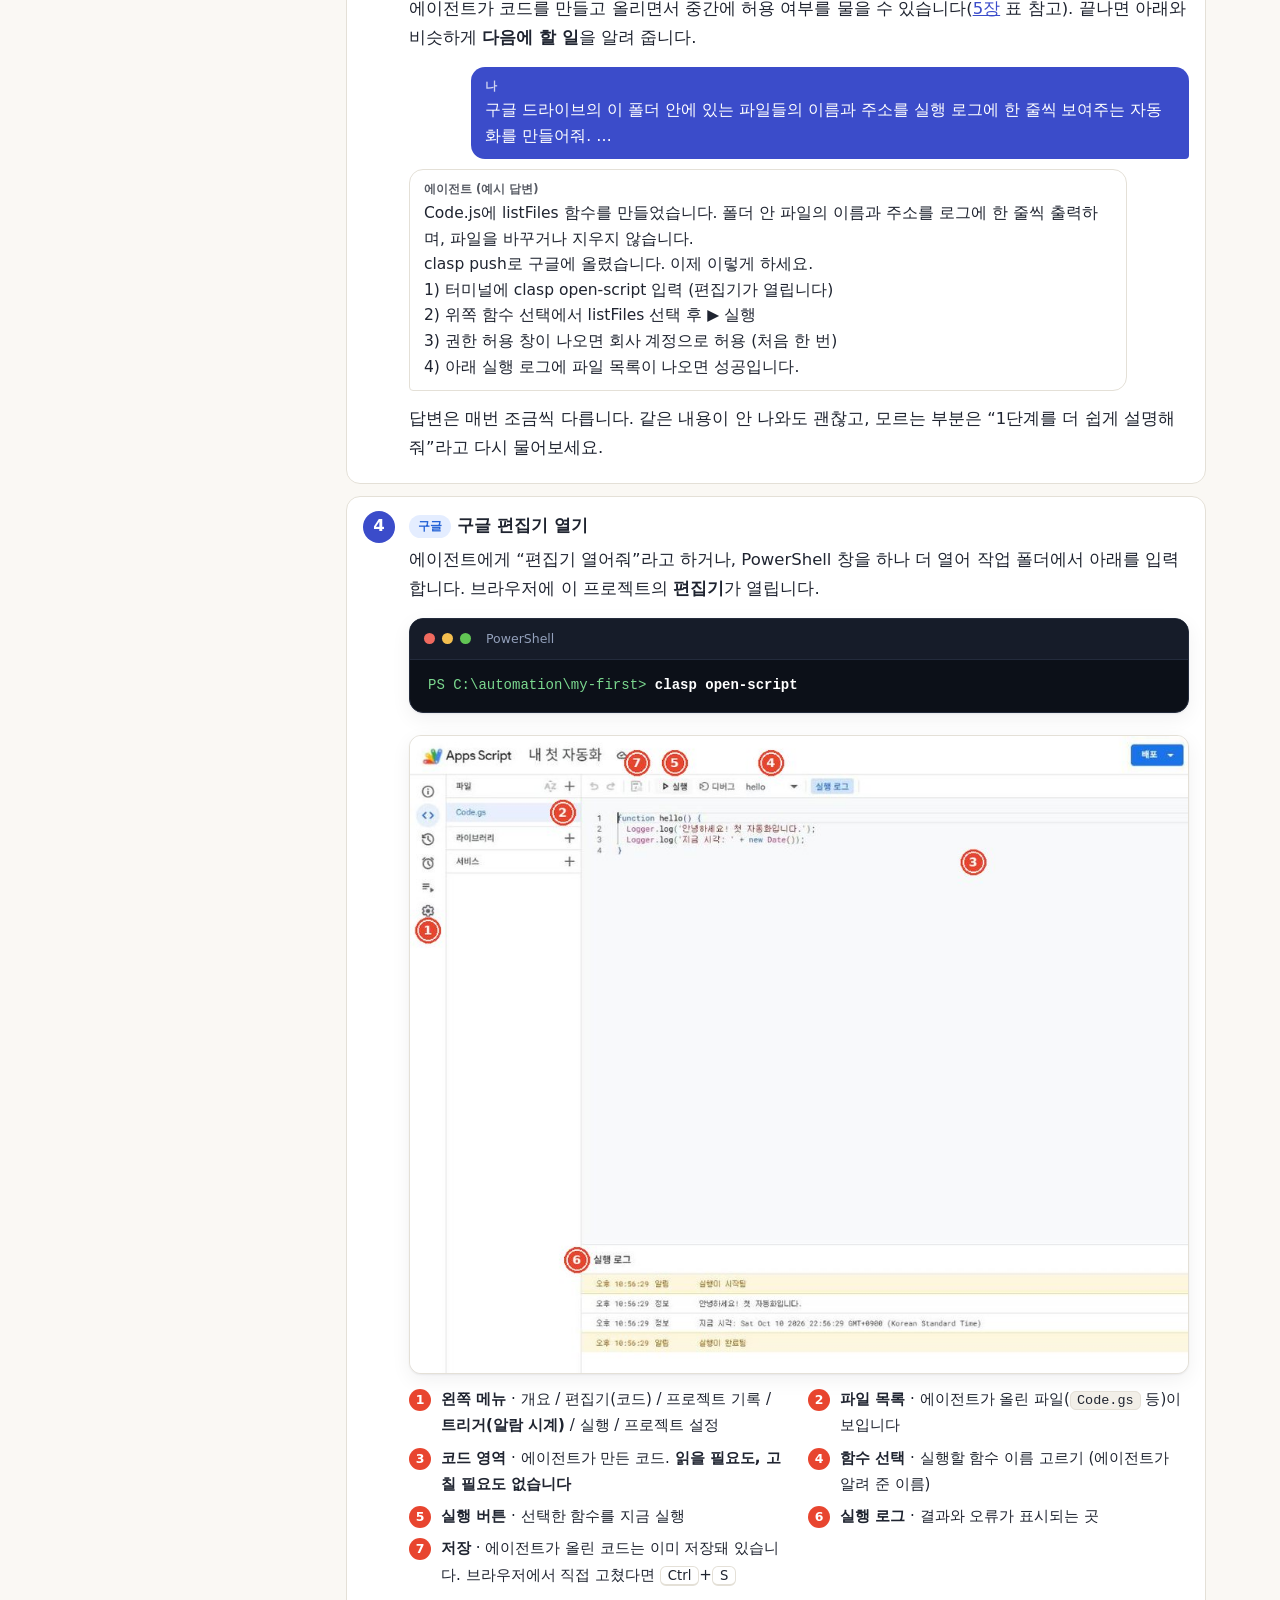
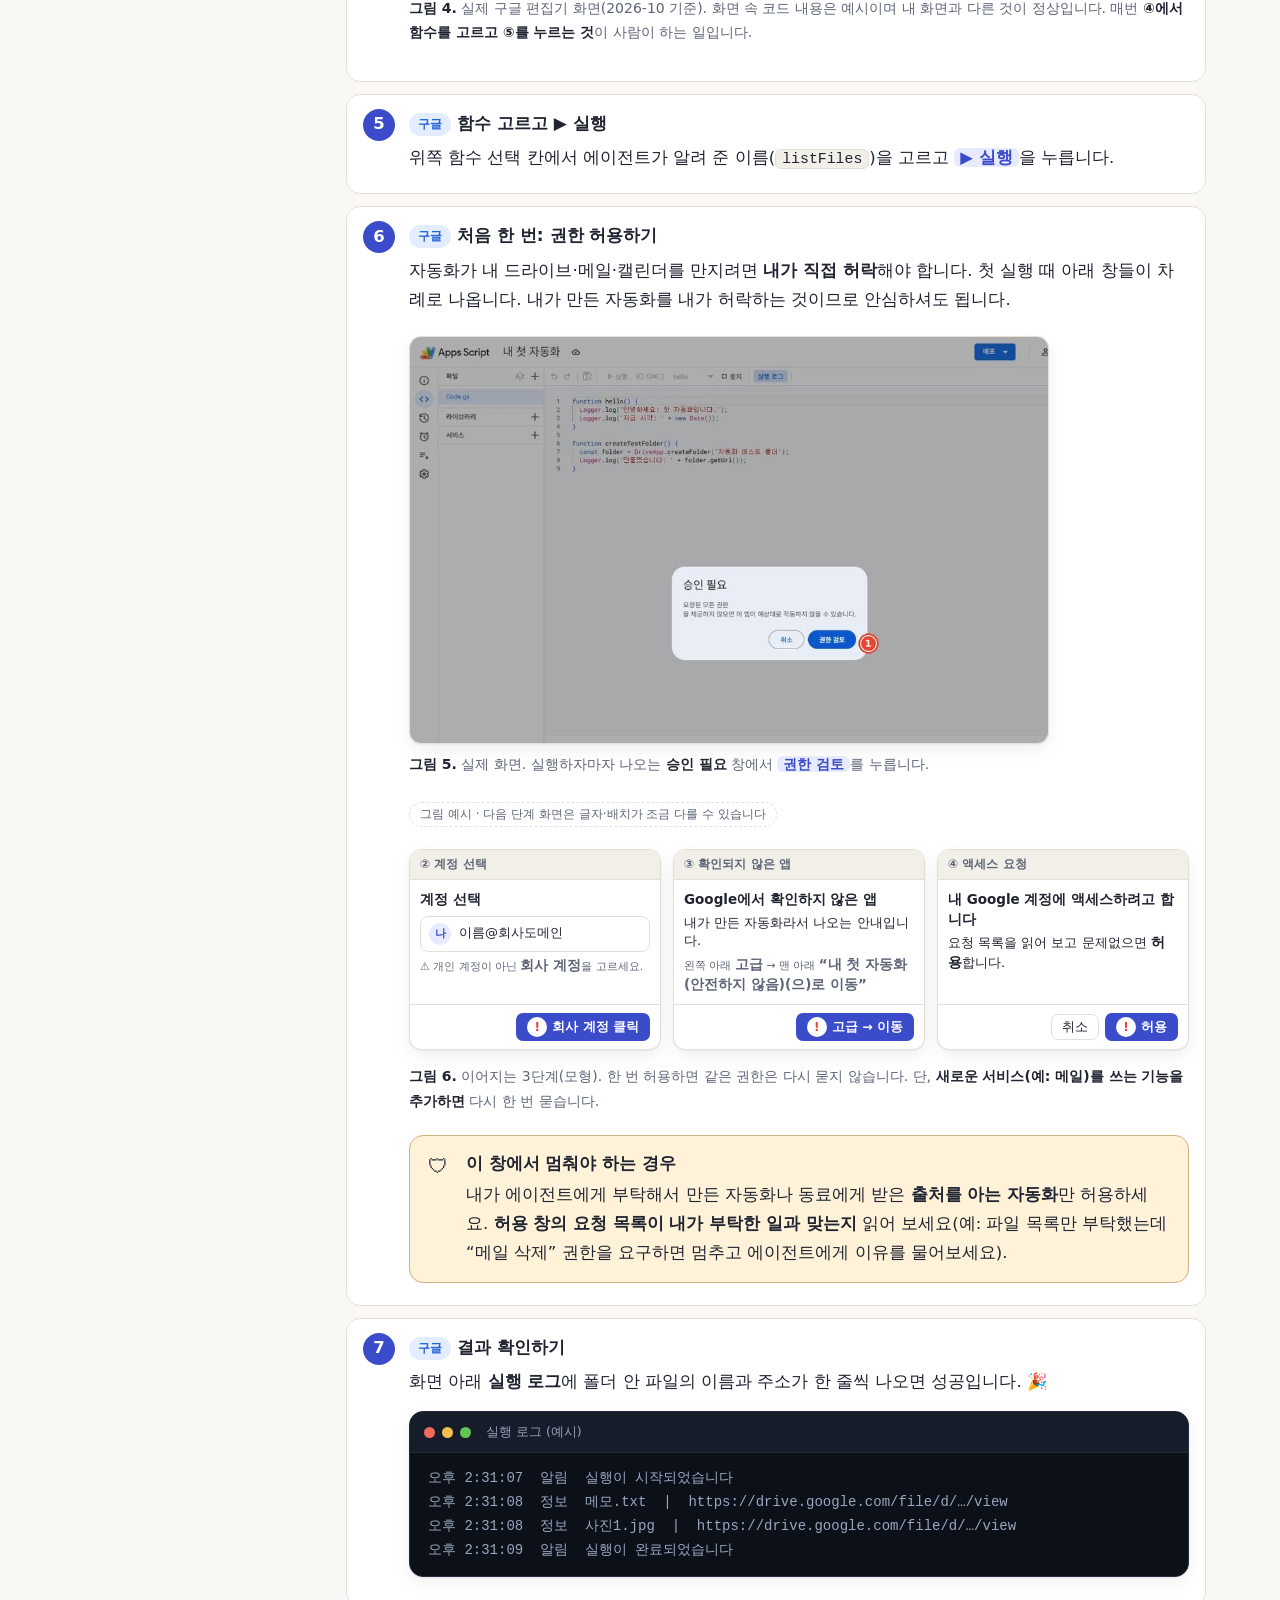
<file: google-automation-guide.html>
<!doctype html>
<html lang="ko">
<head>
<meta charset="utf-8">
<meta name="viewport" content="width=device-width, initial-scale=1">
<title>구글 업무 자동화 가이드 (코딩 에이전트 + clasp)</title>
<meta name="description" content="코딩을 몰라도, AI 코딩 에이전트에게 한국어로 부탁해서 회사 구글 계정의 드라이브·캘린더·메일을 자동화하는 따라하기 안내서">
<style>
:root{
  --bg:#faf8f4; --panel:#ffffff; --ink:#1f2430; --muted:#5d6577; --line:#e4e0d7; --soft:#f2efe8;
  --accent:#3b4cca; --accent-soft:#e8ebff;
  --drive:#1b8a5a; --drive-soft:#e3f4ec;
  --cal:#2563d6;  --cal-soft:#e4edff;
  --mail:#c8402f; --mail-soft:#fdeae6;
  --sheet:#8a6d0b; --sheet-soft:#fbf1cf;
  --ok:#1b8a5a; --warn:#b26a00; --warn-soft:#fff2d9; --danger:#c8402f; --danger-soft:#fdeae6; --tip-soft:#e6f4ee;
  --code-bg:#161b26; --code-ink:#e6e9f2; --code-line:#2a3142;
  --c-com:#7d869c; --c-str:#a8d98b; --c-kw:#f2a7c3; --c-num:#f5c27a; --c-cls:#8ec5ff; --c-ph:#ffe38a;
  --shadow:0 1px 2px rgba(20,24,40,.06),0 6px 20px rgba(20,24,40,.06);
}
@media (prefers-color-scheme:dark){
  :root:not([data-theme="light"]){
    --bg:#12151c; --panel:#1a1f2a; --ink:#e8eaf0; --muted:#a2a9ba; --line:#2c3344; --soft:#202634;
    --accent:#9aa6ff; --accent-soft:#242a52;
    --drive:#5fd49b; --drive-soft:#16302a; --cal:#7fb0ff; --cal-soft:#172a4d; --mail:#ff8d7c; --mail-soft:#3a1d1a;
    --sheet:#e6c35a; --sheet-soft:#352d12;
    --ok:#5fd49b; --warn:#f0b25a; --warn-soft:#37290f; --danger:#ff8d7c; --danger-soft:#3a1d1a; --tip-soft:#15302a;
    --code-bg:#0d1017; --code-line:#262d3d; --shadow:0 1px 2px rgba(0,0,0,.4),0 6px 20px rgba(0,0,0,.3);
  }
}
:root[data-theme="dark"]{
  --bg:#12151c; --panel:#1a1f2a; --ink:#e8eaf0; --muted:#a2a9ba; --line:#2c3344; --soft:#202634;
  --accent:#9aa6ff; --accent-soft:#242a52;
  --drive:#5fd49b; --drive-soft:#16302a; --cal:#7fb0ff; --cal-soft:#172a4d; --mail:#ff8d7c; --mail-soft:#3a1d1a;
  --sheet:#e6c35a; --sheet-soft:#352d12;
  --ok:#5fd49b; --warn:#f0b25a; --warn-soft:#37290f; --danger:#ff8d7c; --danger-soft:#3a1d1a; --tip-soft:#15302a;
  --code-bg:#0d1017; --code-line:#262d3d; --shadow:0 1px 2px rgba(0,0,0,.4),0 6px 20px rgba(0,0,0,.3);
}
*{box-sizing:border-box}
html{scroll-behavior:smooth;scroll-padding-top:20px}
body{margin:0;background:var(--bg);color:var(--ink);
  font-family:"Pretendard","Noto Sans KR","Malgun Gothic","Apple SD Gothic Neo",system-ui,sans-serif;
  font-size:16.5px;line-height:1.75;-webkit-font-smoothing:antialiased}
code,pre,.mono{font-family:"D2Coding","Cascadia Code","Consolas","Menlo",monospace}
a{color:var(--accent)}
h1,h2,h3,h4{line-height:1.35;margin:0}
p{margin:.6em 0}
.layout{display:grid;grid-template-columns:272px minmax(0,1fr);min-height:100vh}
/* sidebar */
.side{position:sticky;top:0;height:100vh;overflow:auto;padding:22px 18px 28px;border-right:1px solid var(--line);background:var(--panel)}
.brand{font-weight:800;font-size:15px;letter-spacing:-.01em;margin-bottom:4px}
.brand small{display:block;font-weight:500;color:var(--muted);font-size:12.5px;margin-top:2px}
.search{margin:14px 0 10px;position:relative}
.search input{width:100%;padding:9px 12px;border:1px solid var(--line);border-radius:10px;background:var(--bg);color:var(--ink);font:inherit;font-size:14px}
.search input:focus{outline:2px solid var(--accent);outline-offset:1px}
.search .hint{font-size:12px;color:var(--muted);margin-top:5px;min-height:1.2em}
.nav{list-style:none;margin:8px 0 0;padding:0}
.nav .grp{font-size:11.5px;font-weight:700;letter-spacing:.06em;color:var(--muted);margin:16px 8px 4px;text-transform:uppercase}
.nav a{display:flex;gap:8px;align-items:center;padding:6px 10px;border-radius:8px;text-decoration:none;color:var(--ink);font-size:14.5px;line-height:1.4}
.nav a:hover{background:var(--soft)}
.nav a.on{background:var(--accent-soft);color:var(--accent);font-weight:700}
.nav .dot{width:8px;height:8px;border-radius:50%;background:var(--line);flex:none}
.nav .d-drive{background:var(--drive)} .nav .d-cal{background:var(--cal)} .nav .d-mail{background:var(--mail)} .nav .d-sheet{background:var(--sheet)}
.themebtn{margin-top:18px;width:100%;padding:8px;border:1px solid var(--line);border-radius:10px;background:transparent;color:var(--muted);font:inherit;font-size:13px;cursor:pointer}
.themebtn:hover{background:var(--soft)}
.topbar{display:none}
/* main */
main{padding:0 40px 120px;min-width:0}
.wrap{max-width:860px;margin:0 auto}
.hero{padding:56px 0 30px}
.eyebrow{display:inline-block;font-size:13px;font-weight:700;color:var(--accent);background:var(--accent-soft);padding:4px 12px;border-radius:99px}
.hero h1{font-size:clamp(30px,5vw,46px);letter-spacing:-.03em;margin:16px 0 12px;font-weight:800}
.hero .lead{font-size:19px;color:var(--muted);max-width:40em}
.chips{display:flex;flex-wrap:wrap;gap:8px;margin:22px 0 0}
.chip{font-size:13.5px;padding:5px 12px;border-radius:99px;border:1px solid var(--line);background:var(--panel)}
.chip.no{color:var(--danger);border-color:color-mix(in srgb,var(--danger) 35%,var(--line))}
.chip.yes{color:var(--ok);border-color:color-mix(in srgb,var(--ok) 35%,var(--line))}
section.sec{padding-top:56px}
.sec>h2{font-size:30px;letter-spacing:-.02em;font-weight:800;display:flex;gap:12px;align-items:center;margin-bottom:6px}
.sec>h2 .num{flex:none;display:grid;place-items:center;width:36px;height:36px;border-radius:11px;background:var(--accent);color:#fff;font-size:16px}
.sec .sub{color:var(--muted);margin:0 0 18px}
.sec h3{font-size:21px;margin:34px 0 8px;letter-spacing:-.01em}
.sec h4{font-size:17.5px;margin:0}
.sec.drive{--accent:var(--drive);--accent-soft:var(--drive-soft)}
.sec.cal{--accent:var(--cal);--accent-soft:var(--cal-soft)}
.sec.mail{--accent:var(--mail);--accent-soft:var(--mail-soft)}
.sec.sheet{--accent:var(--sheet);--accent-soft:var(--sheet-soft)}
.sec.drive>h2 .num,.sec.cal>h2 .num,.sec.mail>h2 .num{color:#fff}
.sec.sheet>h2 .num{color:#fff}
/* callouts */
.callout{border-radius:14px;padding:14px 18px;margin:18px 0;border:1px solid var(--line);background:var(--soft);display:grid;grid-template-columns:28px 1fr;gap:10px}
.callout .ic{font-size:20px;line-height:1.6}
.callout p{margin:.3em 0}
.callout b.t{display:block;margin-bottom:2px}
.callout.tip{background:var(--tip-soft);border-color:color-mix(in srgb,var(--ok) 30%,var(--line))}
.callout.warn{background:var(--warn-soft);border-color:color-mix(in srgb,var(--warn) 40%,var(--line))}
.callout.danger{background:var(--danger-soft);border-color:color-mix(in srgb,var(--danger) 40%,var(--line))}
/* cards grid */
.grid{display:grid;gap:14px;margin:18px 0}
.g3{grid-template-columns:repeat(3,minmax(0,1fr))}
.g2{grid-template-columns:repeat(2,minmax(0,1fr))}
.card{background:var(--panel);border:1px solid var(--line);border-radius:16px;padding:18px;box-shadow:var(--shadow)}
.card h4{margin-bottom:6px}
.card .big{font-size:30px;line-height:1}
.card.drive{border-top:4px solid var(--drive)} .card.cal{border-top:4px solid var(--cal)} .card.mail{border-top:4px solid var(--mail)}
.card ul{margin:.4em 0 0;padding-left:1.1em}
/* steps */
ol.steps{list-style:none;counter-reset:s;margin:18px 0;padding:0;display:grid;gap:12px;grid-template-columns:minmax(0,1fr)}
ol.steps>li{min-width:0}
.grid>*,.flow>*,.recipe,.callout>div{min-width:0}
.term,.tw,pre.code,.url,.tree{max-width:100%}
ol.steps>li{counter-increment:s;position:relative;background:var(--panel);border:1px solid var(--line);border-radius:14px;padding:14px 16px 14px 62px}
ol.steps>li::before{content:counter(s);position:absolute;left:16px;top:14px;width:32px;height:32px;border-radius:50%;background:var(--accent);color:#fff;display:grid;place-items:center;font-weight:800}
ol.steps>li>b:first-child{display:block;font-size:17px;margin-bottom:2px}
ol.steps p{margin:.35em 0}
/* kbd, inline code */
:not(pre)>code{overflow-wrap:anywhere;background:var(--soft);border:1px solid var(--line);padding:1px 6px;border-radius:6px;font-size:.9em}
kbd{background:var(--panel);border:1px solid var(--line);border-bottom-width:2px;border-radius:6px;padding:1px 7px;font-size:.88em;font-family:inherit}
.ui{background:var(--accent-soft);color:var(--accent);font-weight:700;padding:0 6px;border-radius:6px;white-space:nowrap}
/* code */
pre.code{position:relative;margin:12px 0;background:var(--code-bg);color:var(--code-ink);border-radius:14px;border:1px solid var(--code-line);overflow:hidden}
pre.code .bar{display:flex;justify-content:space-between;align-items:center;gap:10px;padding:8px 10px 8px 16px;border-bottom:1px solid var(--code-line);font-size:12.5px;color:#9aa3b8;font-family:"Pretendard","Noto Sans KR","Malgun Gothic",system-ui,sans-serif}
pre.code .copy{border:1px solid var(--code-line);background:transparent;color:#cfd5e6;border-radius:8px;padding:4px 10px;font:inherit;font-size:12.5px;cursor:pointer}
pre.code .copy:hover{background:#252c3d}
pre.code .copy.done{color:#8ee0b3;border-color:#2f6b4e}
pre.code code{display:block;padding:14px 16px;overflow:auto;font-size:14.2px;line-height:1.65;white-space:pre;tab-size:2}
.t-com{color:var(--c-com);font-style:italic}.t-str{color:var(--c-str)}.t-kw{color:var(--c-kw)}.t-num{color:var(--c-num)}.t-cls{color:var(--c-cls)}
.t-ph{color:#1b1500;background:var(--c-ph);border-radius:4px;padding:0 3px;font-weight:600}
/* terminal */
.term{margin:14px 0;border-radius:14px;overflow:hidden;background:#0c1018;border:1px solid #232b3c;box-shadow:var(--shadow);color:#d7dcea}
.term .tb{display:flex;align-items:center;gap:7px;padding:9px 14px;background:#161c29;border-bottom:1px solid #232b3c;font-size:12.5px;color:#93a0bb;font-family:"Pretendard","Noto Sans KR","Malgun Gothic",system-ui,sans-serif}
.term .tb i{width:11px;height:11px;border-radius:50%;background:#f06a5f}.term .tb i:nth-child(2){background:#f4bf4f}.term .tb i:nth-child(3){background:#61c554}
.term .tb span{margin-left:8px}
.term pre{margin:0;padding:14px 18px;font-size:14px;line-height:1.7;overflow:auto;font-family:"D2Coding","Cascadia Code","Consolas",monospace;white-space:pre}
.term .p{color:#7bd88f}.term .cmd{color:#fff;font-weight:700}.term .o{color:#9aa6bf}.term .y{color:#f5c27a}.term .g{color:#7bd88f}.term .r{color:#ff8d7c}
.fig{margin:22px 0}
.fig figcaption{font-size:14px;color:var(--muted);margin-top:8px}
.fig figcaption b{color:var(--ink)}
.mock-note{display:inline-block;font-size:12px;color:var(--muted);border:1px dashed var(--line);border-radius:99px;padding:1px 10px;margin-bottom:8px}
/* recipe */
.recipe{background:var(--panel);border:1px solid var(--line);border-radius:18px;padding:20px 22px 14px;margin:18px 0;box-shadow:var(--shadow);border-left:5px solid var(--accent)}
.recipe header{display:flex;flex-wrap:wrap;gap:8px 10px;align-items:center}
.recipe .when{color:var(--muted);margin:.5em 0 .2em}
.recipe .edit{font-size:15px;background:var(--soft);border-radius:10px;padding:8px 12px;margin:10px 0 6px}
.recipe .no{font-size:14.5px;color:var(--muted);margin:6px 0}
.tag{font-size:12px;font-weight:800;padding:2px 10px;border-radius:99px;letter-spacing:.01em}
.tag.safe{background:var(--tip-soft);color:var(--ok)}
.tag.make{background:var(--accent-soft);color:var(--accent)}
.tag.risk{background:var(--danger-soft);color:var(--danger)}
.recipe.hidden{display:none}
.rnum{font-family:"D2Coding",Consolas,monospace;font-size:13px;color:var(--muted);font-weight:700}
/* tables */
.tw{overflow:auto;margin:14px 0;border:1px solid var(--line);border-radius:14px;background:var(--panel)}
table{border-collapse:collapse;width:100%;font-size:15px}
th,td{padding:9px 14px;text-align:left;border-bottom:1px solid var(--line);vertical-align:top}
th{background:var(--soft);font-size:13.5px;color:var(--muted)}
tr:last-child td{border-bottom:0}
td code{white-space:nowrap}
/* details */
details{background:var(--panel);border:1px solid var(--line);border-radius:14px;margin:10px 0;padding:2px 16px}
details>summary{cursor:pointer;font-weight:700;padding:12px 0;list-style:none;display:flex;gap:10px;align-items:center}
details>summary::before{content:"＋";color:var(--accent);font-weight:800}
details[open]>summary::before{content:"－"}
details>summary::-webkit-details-marker{display:none}
details[open]{padding-bottom:10px}
/* checklist */
.check{list-style:none;padding:0;margin:14px 0;display:grid;gap:8px}
.check label{display:flex;gap:12px;align-items:flex-start;background:var(--panel);border:1px solid var(--line);border-radius:12px;padding:10px 14px;cursor:pointer}
.check input{margin-top:6px;width:18px;height:18px;accent-color:var(--accent);flex:none}
.check input:checked+span{color:var(--muted);text-decoration:line-through}
/* glossary */
.gl{display:grid;grid-template-columns:repeat(2,minmax(0,1fr));gap:12px;margin:16px 0}
.gl div{background:var(--panel);border:1px solid var(--line);border-radius:14px;padding:12px 16px}
.gl dt{font-weight:800;margin-bottom:2px}
.gl dd{margin:0;color:var(--muted);font-size:15.5px}
/* flow */
.flow{display:flex;flex-wrap:wrap;gap:10px;align-items:stretch;margin:18px 0}
.flow .st{flex:1 1 150px;background:var(--panel);border:1px solid var(--line);border-radius:14px;padding:12px 14px;position:relative}
.flow .st b{display:block;font-size:15px}
.flow .st small{color:var(--muted);font-size:13.5px;line-height:1.5;display:block;margin-top:2px}
.flow .st .n{display:inline-grid;place-items:center;width:24px;height:24px;border-radius:50%;background:var(--accent);color:#fff;font-size:13px;font-weight:800;margin-bottom:6px}
.flow .ar{align-self:center;color:var(--muted);font-size:20px}
/* mock editor */
.mock{border:1px solid var(--line);border-radius:14px;background:var(--panel);overflow:hidden;box-shadow:var(--shadow);font-family:"Pretendard","Noto Sans KR","Malgun Gothic",system-ui,sans-serif;font-size:13.5px;line-height:1.5;position:relative}
.mock .mt{display:flex;align-items:center;gap:10px;padding:9px 12px;border-bottom:1px solid var(--line);background:var(--soft)}
.mock .mt .title{font-weight:700}
.mock .btn{border:1px solid var(--line);background:var(--panel);border-radius:8px;padding:3px 10px;font-size:13px;white-space:nowrap}
.mock .btn.pri{background:var(--accent);color:#fff;border-color:transparent;font-weight:700}
.mock .body{display:grid;grid-template-columns:150px 150px 1fr}
.mock .rail{border-right:1px solid var(--line);padding:10px 8px;background:var(--soft)}
.mock .rail div{padding:6px 8px;border-radius:8px;color:var(--muted);margin-bottom:2px}
.mock .rail div.on{background:var(--accent-soft);color:var(--accent);font-weight:700}
.mock .files{border-right:1px solid var(--line);padding:10px 8px}
.mock .files .h{font-size:11.5px;color:var(--muted);font-weight:700;margin-bottom:4px;padding-left:4px}
.mock .files div.f{padding:4px 8px;border-radius:8px}
.mock .files div.on{background:var(--accent-soft);font-weight:700}
.mock .code{background:var(--code-bg);color:var(--code-ink);padding:10px 0;font-family:"D2Coding",Consolas,monospace;font-size:13px;line-height:1.6;min-height:160px}
.mock .code .ln{display:grid;grid-template-columns:34px 1fr}
.mock .code .ln i{font-style:normal;color:#5b647c;text-align:right;padding-right:10px}
.mock .logbox{border-top:1px solid var(--code-line);background:#0d1017;color:#cfd5e6;font-family:"D2Coding",Consolas,monospace;padding:8px 12px;font-size:12.5px}
.mock .logbox b{font-family:"Pretendard","Noto Sans KR",sans-serif;color:#9aa3b8;display:block;margin-bottom:2px}
.pin{position:absolute;z-index:3;width:26px;height:26px;border-radius:50%;background:#e8452f;color:#fff;font-weight:800;font-size:14px;display:grid;place-items:center;box-shadow:0 0 0 3px rgba(232,69,47,.25);font-family:system-ui,sans-serif}
.legend{display:grid;grid-template-columns:repeat(2,minmax(0,1fr));gap:6px 18px;margin:12px 0 0;padding:0;list-style:none;font-size:15px}
.legend li{display:flex;gap:10px;align-items:flex-start}
.legend .pn{flex:none;width:22px;height:22px;border-radius:50%;background:#e8452f;color:#fff;font-weight:800;font-size:12.5px;display:grid;place-items:center;margin-top:3px}
.tree{background:var(--panel);border:1px solid var(--line);border-radius:14px;padding:14px 18px;font-family:"D2Coding",Consolas,monospace;font-size:14.5px;line-height:1.8;overflow:auto;white-space:pre}
.tree .c{color:var(--muted);font-family:"Pretendard","Noto Sans KR",sans-serif}
.url{background:var(--panel);border:1px solid var(--line);border-radius:12px;padding:12px 16px;font-family:"D2Coding",Consolas,monospace;font-size:14px;overflow:auto;white-space:nowrap;margin:8px 0}
.url mark{background:var(--c-ph);color:#1b1500;padding:1px 4px;border-radius:5px;font-weight:700}
.url .cap{display:block;font-family:"Pretendard","Noto Sans KR",sans-serif;font-size:13px;color:var(--muted);margin-top:4px;white-space:normal}
.foot{margin-top:60px;padding-top:20px;border-top:1px solid var(--line);color:var(--muted);font-size:14px}
.foot ul{padding-left:1.2em}
.empty{display:none;text-align:center;color:var(--muted);padding:30px 0}
@media (max-width:1000px){
  .tw table{min-width:540px}
  .layout{display:block}
  .side{display:none}
  .topbar{display:flex;position:sticky;top:0;z-index:20;background:var(--panel);border-bottom:1px solid var(--line);padding:10px 16px;gap:10px;align-items:center;justify-content:space-between}
  .topbar select{flex:1;max-width:60%;padding:8px;border-radius:10px;border:1px solid var(--line);background:var(--bg);color:var(--ink);font:inherit;font-size:14px}
  main{padding:0 16px 80px}
  .g3,.g2,.gl,.legend{grid-template-columns:1fr}
  .mock .body{grid-template-columns:1fr}
  .mock .rail,.mock .files{display:none}
}
@media print{
  .side,.topbar,.copy,.themebtn,.search{display:none!important}
  .layout{display:block}
  body{background:#fff;color:#000;font-size:12pt}
  pre.code{break-inside:avoid;background:#f4f4f4;color:#111}
  pre.code code{white-space:pre-wrap}
  .recipe,.card,ol.steps>li,.callout,details{break-inside:avoid}
  details{display:block}details>*{display:block}
  .t-com,.t-str,.t-kw,.t-num,.t-cls,.t-ph{color:#111!important;background:none!important}
}

/* ---- v2 추가 스타일 ---- */
.loc{display:inline-block;font-size:12px;font-weight:800;padding:1px 9px;border-radius:99px;margin-right:6px;vertical-align:1px;white-space:nowrap}
.loc.pc{background:#e6e9ff;color:#2d3aa8}.loc.gd{background:var(--drive-soft);color:var(--drive)}.loc.web{background:var(--cal-soft);color:var(--cal)}.loc.mail{background:var(--mail-soft);color:var(--mail)}
@media (prefers-color-scheme:dark){:root:not([data-theme="light"]) .loc.pc{background:#242a52;color:#9aa6ff}}
:root[data-theme="dark"] .loc.pc{background:#242a52;color:#9aa6ff}
.ask{margin:12px 0;border:1px solid color-mix(in srgb,var(--accent) 35%,var(--line));background:var(--accent-soft);border-radius:14px;overflow:hidden}
.ask .ah{display:flex;justify-content:space-between;align-items:center;gap:8px;padding:7px 12px 7px 14px;font-size:13px;font-weight:800;color:var(--accent)}
.ask .ah button{border:1px solid color-mix(in srgb,var(--accent) 40%,var(--line));background:var(--panel);color:var(--accent);border-radius:8px;padding:3px 10px;font:inherit;font-size:12.5px;cursor:pointer}
.ask .ah button.done{color:var(--ok)}
.ask .ab{margin:0;padding:2px 16px 14px;white-space:pre-wrap;line-height:1.7;font-size:16px}
.ask .ab .fill{background:var(--c-ph);color:#1b1500;border-radius:5px;padding:0 4px;font-weight:700}
details.codebox{background:var(--bg);margin:10px 0}
details.codebox>summary{font-weight:700;font-size:14.5px;color:var(--muted)}
details.codebox pre.code{margin:4px 0 12px}
.chat{display:grid;gap:10px;margin:14px 0}
.chat .m{max-width:92%;padding:10px 14px;border-radius:14px;line-height:1.65;font-size:15.5px;white-space:pre-wrap}
.chat .me{justify-self:end;background:var(--accent);color:#fff;border-bottom-right-radius:4px}
.chat .ai{justify-self:start;background:var(--panel);border:1px solid var(--line);border-bottom-left-radius:4px}
.chat .who{display:block;font-size:11.5px;font-weight:800;opacity:.75;margin-bottom:2px}
.twocol{display:grid;grid-template-columns:1fr 1fr;gap:14px;margin:16px 0}
.twocol .box{background:var(--panel);border:1px solid var(--line);border-radius:16px;padding:16px 18px;box-shadow:var(--shadow)}
.twocol .box.pc{border-top:5px solid #3b4cca}.twocol .box.gd{border-top:5px solid var(--drive)}
.twocol h4{margin-bottom:6px;font-size:18px}
.twocol dl{margin:8px 0 0;display:grid;grid-template-columns:104px 1fr;gap:4px 10px;font-size:14.5px}
.twocol dt{color:var(--muted);font-weight:700}.twocol dd{margin:0}
@media (max-width:760px){.twocol{grid-template-columns:1fr}}
.mini{font-family:"D2Coding","Cascadia Code",Consolas,monospace;background:var(--soft);border:1px solid var(--line);border-radius:8px;padding:2px 8px;font-size:13.5px;word-break:break-all}
</style>
</head>
<body>
<div class="topbar">
  <b>구글 자동화 가이드</b>
  <select id="jump" aria-label="목차로 이동"></select>
</div>
<div class="layout">
<aside class="side">
  <div class="brand">구글 업무 자동화 가이드<small>코딩 에이전트 + clasp · 2026-10 기준</small></div>
  <div class="search">
    <input id="q" type="search" placeholder="예제 찾기: 메일, 폴더, 반복…" autocomplete="off">
    <div class="hint" id="qhint"></div>
  </div>
  <ul class="nav" id="nav"></ul>
  <button class="themebtn" id="themebtn" type="button">화면 밝기 바꾸기</button>
</aside>
<main>
<div class="wrap">

<header class="hero">
  <span class="eyebrow">비전공자 따라하기 안내서</span>
  <h1>코딩을 몰라도 만드는<br>구글 업무 자동화</h1>
  <p class="lead">드라이브·캘린더·메일 자동화를 <b>AI 코딩 에이전트에게 한국어로 부탁해서</b> 만듭니다. 코드는 에이전트가 씁니다. 나는 <b>부탁하고 → 결과를 확인하고 → 허용 버튼을 누르기만</b> 하면 됩니다. 별도의 OAuth 설정이나 Google Cloud 프로젝트는 필요 없습니다.</p>
  <div class="chips">
    <span class="chip yes">✔ 필요한 것: 회사 구글 계정</span>
    <span class="chip yes">✔ 코딩 에이전트 (Claude Code 또는 Codex CLI 등)</span>
    <span class="chip no">✘ 코드를 직접 쓸 필요 없음</span>
    <span class="chip no">✘ OAuth 설정 · Google Cloud 프로젝트 필요 없음</span>
  </div>
</header>
<style>
.dlgrow{display:grid;grid-template-columns:repeat(3,minmax(0,1fr));gap:12px;margin:14px 0}
.dlg{background:var(--panel);border:1px solid var(--line);border-radius:12px;box-shadow:var(--shadow);overflow:hidden;font-size:13px;line-height:1.45;display:flex;flex-direction:column}
.dlg .dh{background:var(--soft);padding:6px 10px;font-weight:800;font-size:12px;color:var(--muted);border-bottom:1px solid var(--line)}
.dlg .db{padding:10px;flex:1}
.dlg .db b{font-size:13.5px}
.dlg .db>b:first-child{display:block;margin-bottom:4px}
.dlg .db small{color:var(--muted);display:block;margin-top:4px}
.dlg .df{padding:8px 10px;border-top:1px solid var(--line);display:flex;gap:6px;justify-content:flex-end;align-items:center;flex-wrap:wrap}
.dlg .bt{padding:3px 10px;border-radius:7px;border:1px solid var(--line);font-size:12.5px;background:var(--panel)}
.dlg .bt.go{background:var(--accent);color:#fff;border-color:transparent;font-weight:700}
.dlg .acc{display:flex;gap:8px;align-items:center;padding:6px 8px;border:1px solid var(--line);border-radius:8px;margin-top:6px}
.dlg .av{width:22px;height:22px;border-radius:50%;background:var(--accent-soft);color:var(--accent);display:grid;place-items:center;font-size:11px;font-weight:800}
.pin.inl{position:static;display:inline-grid;width:20px;height:20px;font-size:12px;margin-right:5px;vertical-align:middle;box-shadow:none}
@media (max-width:760px){.dlgrow{grid-template-columns:1fr}}
.shot{display:block;width:100%;height:auto;border:1px solid var(--line);border-radius:12px;box-shadow:var(--shadow);background:#fff}
.orig{font-weight:600;color:var(--muted);font-size:.85em}
.ask .ah button{white-space:nowrap;flex:none}
pre.code.plain code{white-space:pre-wrap;word-break:break-word}
@media (max-width:640px){
  .flow{display:grid;grid-template-columns:1fr 1fr}
  .flow .ar{display:none}
  .url{white-space:normal;word-break:break-all}
  .ask .ah{font-size:12.5px}
}
</style>

<!-- ============ 먼저 읽기 ============ -->
<section class="sec" id="s-intro" data-nav="먼저 읽기" data-grp="시작하기">
  <h2><span class="num">1</span>먼저 읽기</h2>
  <p class="sub">무엇을 할 수 있고, 누가 무엇을 하는지 3분이면 파악됩니다.</p>

  <div class="grid g3">
    <div class="card drive"><div class="big">📁</div><h4>드라이브</h4>
      <ul><li>폴더·파일 자동 만들기</li><li>파일 이름 한꺼번에 바꾸기</li><li>오래된 파일 정리</li><li>파일 목록을 표로 뽑기</li></ul></div>
    <div class="card cal"><div class="big">📅</div><h4>캘린더</h4>
      <ul><li>일정 자동 등록·초대</li><li>반복 일정 한 번에 만들기</li><li>이번 주 일정 요약</li><li>회의 시간 합계 계산</li></ul></div>
    <div class="card mail"><div class="big">✉️</div><h4>메일(Gmail)</h4>
      <ul><li>명단대로 개인별 메일 발송</li><li>첨부파일을 드라이브에 저장</li><li>라벨 붙이기·정리</li><li>매일 아침 요약 메일 받기</li></ul></div>
  </div>

  <h3>이 문서의 방식: “말로 부탁하면, 에이전트가 만들어 줍니다”</h3>
  <p>자동화는 “코드”라는 글로 적은 짧은 프로그램입니다. 이 문서에서는 <b>그 코드를 내가 쓰지 않습니다.</b> 대신 <b>코딩 에이전트</b>(내 컴퓨터에서 한국어로 부탁하면 파일을 만들고 고쳐 주는 AI 도우미. 예: Claude Code, Codex CLI)에게 하고 싶은 일을 말합니다.</p>

  <div class="flow">
    <div class="st"><span class="n">1</span><b>부탁하기</b><small>“드라이브 테스트 폴더의 파일 목록을 보여줘”처럼 한국어로 말합니다</small></div><div class="ar">→</div>
    <div class="st"><span class="n">2</span><b>에이전트가 만들기</b><small>코드를 쓰고 <b>구글에 올려</b> 줍니다 (clasp 사용)</small></div><div class="ar">→</div>
    <div class="st"><span class="n">3</span><b>구글 화면에서 실행</b><small>▶ 실행 버튼을 누르고, 처음 한 번 <b>허용</b>합니다</small></div><div class="ar">→</div>
    <div class="st"><span class="n">4</span><b>확인하고 고치기</b><small>결과를 보고 “이렇게 바꿔줘”라고 다시 부탁합니다</small></div>
  </div>

  <figure class="fig">
    <svg viewBox="0 0 860 345" role="img" aria-label="전체 흐름: 내 컴퓨터에서 사람이 에이전트에게 부탁하면 에이전트가 PC 작업 폴더에 자동화 파일을 만들고, clasp로 구글 서버에 올리면 구글 서버가 드라이브, 캘린더, Gmail 작업을 실행합니다" style="width:100%;height:auto;display:block;background:var(--panel);border:1px solid var(--line);border-radius:16px">
      <defs><marker id="ah" viewBox="0 0 10 10" refX="8" refY="5" markerWidth="7" markerHeight="7" orient="auto-start-reverse"><path d="M0 0L10 5L0 10z" style="fill:var(--muted)"/></marker></defs>
      <g font-family="Pretendard,'Noto Sans KR','Malgun Gothic',system-ui,sans-serif">
        <rect x="18" y="52" width="372" height="272" rx="16" fill="none" stroke-width="2" stroke-dasharray="6 5" style="stroke:var(--line)"/>
        <text x="34" y="76" font-size="14" font-weight="800" style="fill:var(--muted)">💻 내 컴퓨터</text>
        <rect x="36" y="92" width="152" height="74" rx="12" style="fill:var(--soft);stroke:var(--line)"/>
        <text x="112" y="120" font-size="15" font-weight="800" text-anchor="middle" style="fill:var(--ink)">🙋 나</text>
        <text x="112" y="143" font-size="13" text-anchor="middle" style="fill:var(--muted)">한국어로 부탁</text>
        <rect x="222" y="92" width="152" height="74" rx="12" style="fill:var(--accent-soft);stroke:var(--accent);stroke-width:2"/>
        <text x="298" y="120" font-size="15" font-weight="800" text-anchor="middle" style="fill:var(--accent)">🤖 코딩 에이전트</text>
        <text x="298" y="143" font-size="13" text-anchor="middle" style="fill:var(--muted)">코드 작성 · 올리기</text>
        <rect x="36" y="212" width="338" height="92" rx="12" style="fill:var(--panel);stroke:var(--line)"/>
        <text x="52" y="240" font-size="14.5" font-weight="800" style="fill:var(--ink)">📁 PC 작업 폴더</text>
        <text x="52" y="263" font-size="13" style="fill:var(--muted)">자동화 파일(Code.js) + 규칙 파일</text>
        <text x="52" y="283" font-size="13" style="fill:var(--muted)">(CLAUDE.md / AGENTS.md)</text>
        <path d="M188 129 H222" stroke-width="2" fill="none" marker-end="url(#ah)" style="stroke:var(--muted)"/>
        <path d="M298 166 V212" stroke-width="2" fill="none" marker-end="url(#ah)" style="stroke:var(--muted)"/>
        <text x="306" y="194" font-size="12" style="fill:var(--muted)">파일 작성</text>
        <!-- clasp -->
        <path d="M374 262 H452" stroke-width="2.5" fill="none" marker-end="url(#ah)" style="stroke:var(--ink)"/>
        <text x="413" y="250" font-size="12.5" font-weight="800" text-anchor="middle" style="fill:var(--ink)">clasp</text>
        <text x="413" y="285" font-size="12" text-anchor="middle" style="fill:var(--muted)">올리기(push)</text>
        <!-- server -->
        <rect x="452" y="104" width="206" height="200" rx="18" style="fill:var(--accent-soft);stroke:var(--accent);stroke-width:2"/>
        <text x="555" y="136" font-size="16" font-weight="800" text-anchor="middle" style="fill:var(--accent)">☁ 구글 서버</text>
        <text x="555" y="159" font-size="13.5" font-weight="700" text-anchor="middle" style="fill:var(--ink)">자동화 프로젝트</text>
        <text x="555" y="180" font-size="12.5" text-anchor="middle" style="fill:var(--muted)">올라온 코드가 여기서 실행됩니다</text>
        <rect x="474" y="212" width="162" height="64" rx="12" style="fill:var(--panel);stroke:var(--line)"/>
        <text x="555" y="239" font-size="13.5" font-weight="800" text-anchor="middle" style="fill:var(--ink)">⏰ 자동 실행 설정</text>
        <text x="555" y="260" font-size="12" text-anchor="middle" style="fill:var(--muted)">매일 9시처럼 (트리거)</text>
        <!-- 사람이 구글 화면에서 실행·허용 -->
        <path d="M112 92 V38 H555 V104" stroke-width="2" stroke-dasharray="5 5" fill="none" marker-end="url(#ah)" style="stroke:var(--accent)"/>
        <text x="334" y="31" font-size="12.5" font-weight="700" text-anchor="middle" style="fill:var(--accent)">처음 한 번: 구글 화면에서 ▶ 실행 · 허용 (내가 직접)</text>
        <!-- services -->
        <path d="M658 204 H686" stroke-width="2" fill="none" style="stroke:var(--muted)"/>
        <path d="M686 204 V104 H706" stroke-width="2" fill="none" marker-end="url(#ah)" style="stroke:var(--muted)"/>
        <path d="M686 204 H706" stroke-width="2" fill="none" marker-end="url(#ah)" style="stroke:var(--muted)"/>
        <path d="M686 204 V282 H706" stroke-width="2" fill="none" marker-end="url(#ah)" style="stroke:var(--muted)"/>
        <rect x="706" y="76" width="136" height="56" rx="12" style="fill:var(--drive-soft);stroke:var(--drive)"/>
        <text x="774" y="100" font-size="14.5" font-weight="800" text-anchor="middle" style="fill:var(--drive)">📁 드라이브</text>
        <text x="774" y="120" font-size="12" text-anchor="middle" style="fill:var(--muted)">구글 드라이브 폴더</text>
        <rect x="706" y="176" width="136" height="56" rx="12" style="fill:var(--cal-soft);stroke:var(--cal)"/>
        <text x="774" y="206" font-size="14.5" font-weight="800" text-anchor="middle" style="fill:var(--cal)">📅 캘린더</text>
        <rect x="706" y="254" width="136" height="56" rx="12" style="fill:var(--mail-soft);stroke:var(--mail)"/>
        <text x="774" y="288" font-size="14.5" font-weight="800" text-anchor="middle" style="fill:var(--mail)">✉️ Gmail</text>
      </g>
    </svg>
    <figcaption><b>그림 1.</b> 전체 흐름. 내 컴퓨터 안(점선)에서 부탁하고, 만들어진 자동화는 <b>구글 서버</b>에서 실행됩니다. 컴퓨터를 꺼 두어도 자동 실행은 계속됩니다.</figcaption>
  </figure>

  <h3>누가 무엇을 하나요?</h3>
  <div class="tw"><table>
    <tr><th>누가</th><th>하는 일</th></tr>
    <tr><td><b>🙋 나(사람)</b></td><td>하고 싶은 일을 말로 부탁 · 구글 로그인과 <b>권한 허용</b> · 결과 확인 · <b>삭제·메일 발송 같은 위험한 작업의 최종 승인</b></td></tr>
    <tr><td><b>🤖 코딩 에이전트</b></td><td>코드(자동화 프로그램) 작성과 수정 · 구글에 올리기 · 쉬운 말로 설명 · 오류 고치기</td></tr>
    <tr><td><b>🔧 clasp</b></td><td>내 컴퓨터의 파일을 구글로 <b>전달</b>해 주는 도구(택배 기사). 에이전트가 대신 사용합니다.</td></tr>
    <tr><td><b>☁ 구글 서버</b></td><td>올라온 자동화를 <b>실제로 실행</b>하고 드라이브·캘린더·메일을 다룹니다 (내 회사 계정의 권한 안에서만)</td></tr>
  </table></div>

  <div class="callout tip"><span class="ic">🧑‍💻</span><div><b class="t">코드를 읽을 줄 몰라도 괜찮습니다</b>대신 이 문서가 알려 주는 <b>안전 습관</b>(드라이브 테스트 폴더에서 시험 → 미리보기 → 확인 → 실제 실행)을 지켜 주세요. 에이전트가 만든 코드를 이해하지 못해도, “무엇을 지우거나 보내는지”는 에이전트에게 쉬운 말로 설명해 달라고 하면 됩니다(<a href="#s-ask">요청하는 법</a>).</div></div>
  <div class="callout warn"><span class="ic">🏢</span><div><b class="t">회사에서 허용한 AI 도구만 쓰세요</b>코딩 에이전트는 <b>PC 작업 폴더 안의 내용을 AI 서비스로 보내 처리</b>합니다. 회사의 AI 사용 규정을 확인하고, 고객 개인정보·비밀번호가 든 파일은 작업 폴더에 두지 마세요(<a href="#s-safe">안전 수칙</a>).</div></div>
  <p class="no" style="color:var(--muted)">에이전트 없이 직접 구글 화면에 코드를 붙여넣어 쓰는 방법도 있습니다. 필요하면 <a href="#s-appx">부록 A</a>를 보세요. 이 문서는 에이전트를 쓰는 방법을 중심으로 설명합니다.</p>
</section>

<!-- ============ 용어 ============ -->
<section class="sec" id="s-concept" data-nav="용어 사전" data-grp="시작하기">
  <h2><span class="num">2</span>용어 사전</h2>
  <p class="sub">이 문서의 낯선 말은 모두 여기에 있습니다. 모를 때 돌아와서 보세요. 문서 안에서는 <b>쉬운 말을 먼저 쓰고, 괄호에 원래 용어</b>를 적습니다.</p>

  <h3>장소 — “어디에 있는 것인가”</h3>
  <dl class="gl">
    <div><dt><span class="loc pc">PC</span>PC 작업 폴더</dt><dd><b>내 컴퓨터</b>(탐색기에서 보이는) 안의 폴더. 예: <span class="mini">C:\automation\my-first</span>. 에이전트가 이 안에서 자동화 파일을 만듭니다.</dd></div>
    <div><dt><span class="loc gd">드라이브</span>드라이브 폴더</dt><dd><b>구글 드라이브</b>(웹, drive.google.com) 안의 폴더. 자동화가 <b>파일을 만들고 정리하는 대상</b>입니다. 연습할 때는 <b>테스트용 드라이브 폴더</b>를 씁니다.</dd></div>
    <div><dt><span class="loc web">구글</span>구글 서버</dt><dd>구글의 컴퓨터. 올라온 자동화가 여기서 실행됩니다. 내 컴퓨터가 꺼져 있어도 됩니다.</dd></div>
    <div><dt><span class="loc web">구글</span>편집기</dt><dd>구글 화면에서 자동화를 보고 <b>▶ 실행</b>하는 곳(Apps Script 편집기). 처음 실행과 허용은 여기서 합니다.</dd></div>
  </dl>

  <h3>도구 — “무엇으로 하는가”</h3>
  <dl class="gl">
    <div><dt>코딩 에이전트</dt><dd>한국어로 부탁하면 코드를 쓰고 파일을 고쳐 주는 AI 도우미 프로그램. (예: Claude Code, Codex CLI) 이 문서에서는 줄여서 <b>에이전트</b>라고 부릅니다.</dd></div>
    <div><dt>clasp</dt><dd>내 컴퓨터의 자동화 파일을 <b>구글로 올리고(push)</b> 내려받는(pull) 도구. 보통 에이전트가 대신 사용합니다.</dd></div>
    <div><dt>터미널 (PowerShell)</dt><dd><b>글자로 명령을 입력하는 창</b>. 시작 메뉴에서 “PowerShell”을 검색해 엽니다. 명령을 입력하고 <kbd>Enter</kbd>를 누르면 실행됩니다.</dd></div>
    <div><dt>Node.js</dt><dd>clasp가 돌아가는 데 필요한 기본 프로그램. 한 번만 설치하면 됩니다.</dd></div>
  </dl>

  <h3>자동화 — “무엇을 만드는가”</h3>
  <dl class="gl">
    <div><dt>자동화 (스크립트)</dt><dd>컴퓨터가 대신 해 주는 일을 적어 둔 짧은 프로그램. 이 문서에서는 에이전트가 만듭니다.</dd></div>
    <div><dt>함수</dt><dd>자동화 안의 <b>“작업 하나”의 이름</b>. 구글 편집기에서 이 이름을 골라 ▶ 실행합니다. 어떤 이름을 실행할지는 에이전트가 알려 줍니다.</dd></div>
    <div><dt>자동 실행 설정 (트리거)</dt><dd>“매일 아침 9시에 실행”처럼 <b>알람 시계</b>를 맞춰 두는 것. <a href="#s-trigger">13장</a>에서 설명합니다.</dd></div>
    <div><dt>권한 허용 (승인)</dt><dd>처음 실행할 때 “이 자동화가 내 드라이브·메일·캘린더를 써도 되나요?” 묻는 확인 창. <b>내가 직접</b> 허용해야 합니다.</dd></div>
    <div><dt>미리보기 모드 (DRY_RUN)</dt><dd><b>실제로는 아무것도 바꾸지 않고</b> “이런 일을 할 예정입니다”만 보여 주는 안전 모드. 삭제·이동·발송 자동화는 항상 미리보기부터 합니다.</dd></div>
    <div><dt>실행 결과 기록 (로그)</dt><dd>자동화가 실행되며 남기는 <b>메모</b>. 구글 편집기 아래쪽에 보이며, 결과나 오류가 여기에 나옵니다.</dd></div>
    <div><dt>요청문 (프롬프트)</dt><dd>에이전트에게 하는 <b>부탁의 말</b>. 이 문서의 예제마다 복사해서 쓸 수 있는 요청문이 있습니다.</dd></div>
    <div><dt>규칙 파일 (CLAUDE.md / AGENTS.md)</dt><dd>에이전트가 시작할 때 읽는 <b>지침서</b>. 안전 규칙을 한 번 적어 두면 매번 말하지 않아도 됩니다. <a href="#s-rules">5장</a></dd></div>
    <div><dt>주소 (URL)</dt><dd>브라우저 맨 위 줄에 보이는 <b>인터넷 주소</b>. 드라이브 폴더·파일은 이 주소를 에이전트에게 그대로 알려 주면 됩니다.</dd></div>
  </dl>
</section>

<!-- ============ 준비하기 ============ -->
<section class="sec" id="s-prep" data-nav="준비하기 (폴더 2종류!)" data-grp="시작하기">
  <h2><span class="num">3</span>준비하기</h2>
  <p class="sub">시작하기 전에 필요한 것을 확인합니다. 가장 중요한 것은 <b>“폴더가 두 종류”</b>라는 점입니다.</p>

  <h3>폴더는 두 종류입니다 — 헷갈리지 마세요</h3>
  <figure class="fig">
    <div class="twocol">
      <div class="box pc">
        <h4><span class="loc pc">PC</span>PC 작업 폴더</h4>
        <p style="margin:.2em 0 0">내 <b>컴퓨터 안</b>의 폴더. 에이전트가 일하는 책상입니다.</p>
        <dl>
          <dt>어디에</dt><dd>내 컴퓨터 (파일 탐색기에서 보임)</dd>
          <dt>예시</dt><dd><span class="mini">C:\automation\my-first</span></dd>
          <dt>들어 있는 것</dt><dd>자동화 파일(Code.js), 규칙 파일, 연결 정보(.clasp.json)</dd>
          <dt>누가 만드나</dt><dd>나 (탐색기 또는 <span class="mini">mkdir</span> 명령)</dd>
          <dt>에이전트에게</dt><dd>이 폴더에서 <b>에이전트를 시작</b>하면 끝 (주소를 알려 줄 필요 없음)</dd>
        </dl>
      </div>
      <div class="box gd">
        <h4><span class="loc gd">드라이브</span>드라이브 폴더</h4>
        <p style="margin:.2em 0 0"><b>구글 드라이브(웹)</b> 안의 폴더. 자동화가 일하는 <b>대상</b>입니다.</p>
        <dl>
          <dt>어디에</dt><dd>drive.google.com (브라우저에서 보임)</dd>
          <dt>예시</dt><dd>“자동화 테스트” 폴더 (내 드라이브 안)</dd>
          <dt>들어 있는 것</dt><dd>자동화가 만들고·옮기고·정리하는 파일들</dd>
          <dt>누가 만드나</dt><dd>나 (드라이브에서 <b>새로 만들기 → 새 폴더</b>)</dd>
          <dt>에이전트에게</dt><dd>폴더를 연 상태에서 <b>브라우저 주소(URL)를 복사해서</b> 요청문에 붙여넣기</dd>
        </dl>
      </div>
    </div>
    <figcaption><b>그림 2.</b> 이 문서의 “폴더”는 항상 위 두 가지 중 하나입니다. 문서에서는 <span class="loc pc">PC</span> 또는 <span class="loc gd">드라이브</span> 표시를 붙여 구분합니다. <b>“테스트용 폴더”는 오른쪽, 구글 드라이브의 폴더입니다.</b></figcaption>
  </figure>

  <h3>시작 전 체크리스트</h3>
  <p>항목 앞의 표시가 <b>어디에서 하는 일인지</b> 알려 줍니다. 체크는 이 브라우저에만 저장됩니다.</p>
  <ul class="check" data-store="pre2">
    <li><label><input type="checkbox"><span><span class="loc web">구글</span><b>회사 구글 계정</b>으로 로그인할 수 있고, 브라우저에서 <code>script.google.com</code> 이 열린다 (막혀 있으면 IT 담당자에게 “Apps Script 사용 허용”을 요청)</span></label></li>
    <li><label><input type="checkbox"><span><span class="loc pc">PC</span><b>코딩 에이전트</b>를 쓸 수 있다 (Claude Code 또는 Codex CLI 등, 회사에서 사용이 허용된 것) — <a href="#s-setup">4장</a></span></label></li>
    <li><label><input type="checkbox"><span><span class="loc pc">PC</span><b>Node.js 20 이상</b>과 <b>clasp</b>를 설치했다 — <a href="#s-setup">4장</a></span></label></li>
    <li><label><input type="checkbox"><span><span class="loc pc">PC</span><b>PC 작업 폴더</b>를 만들었다 (빈 폴더. 예: <span class="mini">C:\automation\my-first</span>) — <a href="#s-rules">5장</a></span></label></li>
    <li><label><input type="checkbox"><span><span class="loc gd">드라이브</span><b>테스트용 드라이브 폴더</b>를 만들었다: <b>구글 드라이브(drive.google.com)</b> → <b>새로 만들기 → 새 폴더</b> → 이름 “자동화 테스트”. 그 안에 연습용 파일(메모, 사진 등) 2~3개를 넣어 둔다. <b>진짜 업무 폴더는 쓰지 않습니다.</b></span></label></li>
    <li><label><input type="checkbox"><span><span class="loc mail">메일</span><b>테스트 받는 사람은 “나”</b>로 정했다 (내 회사 메일 주소 하나. 동료에게 보내는 시험은 마지막에)</span></label></li>
  </ul>
  <div class="callout tip"><span class="ic">💡</span><div><b class="t">PC 작업 폴더 이름을 정할 때</b>영문·숫자로 된 짧은 경로가 좋습니다(예: <span class="mini">C:\automation\my-first</span>). 한 폴더에는 <b>한 가지 주제의 자동화</b>만 두세요(예: “주간 보고 자동화”). 주제가 다르면 폴더를 나눕니다.</div></div>
</section>

<!-- ============ 4. 도구 설치 ============ -->
<section class="sec" id="s-setup" data-nav="도구 설치 (처음 한 번)" data-grp="설정하고 첫 실행">
  <h2><span class="num">4</span>도구 설치 (처음 한 번만)</h2>
  <p class="sub">설치할 것은 <b>3가지</b>입니다. 한 번만 해 두면 이후 모든 예제에서 다시 할 필요가 없습니다(30분 정도).</p>

  <div class="tw"><table>
    <tr><th>설치할 것</th><th>한 줄 설명</th><th>누가 쓰나</th></tr>
    <tr><td><b>① Node.js</b></td><td>clasp와 에이전트가 돌아가는 데 필요한 기본 프로그램</td><td>직접 쓸 일 없음(설치만)</td></tr>
    <tr><td><b>② clasp</b></td><td>내 컴퓨터의 자동화 파일을 구글로 <b>올려 주는 도구</b>(택배 기사)</td><td>에이전트가 대신 사용</td></tr>
    <tr><td><b>③ 코딩 에이전트</b></td><td>한국어로 부탁하면 자동화를 만들어 주는 AI 도우미 (Claude Code 또는 Codex CLI)</td><td><b>내가 말을 거는 상대</b></td></tr>
  </table></div>

  <div class="callout warn"><span class="ic">🏢</span><div><b class="t">설치 전에 확인하세요</b>회사 보안 규정으로 프로그램 설치가 막혀 있거나, 사용 가능한 AI 도구가 정해져 있을 수 있습니다. <b>IT 담당자에게 “Node.js, clasp, 코딩 에이전트(Claude Code 또는 Codex CLI) 설치와 사용이 가능한지”</b> 먼저 물어보세요. 안 된다면 <a href="#s-appx">부록 A</a>의 “에이전트 없이 쓰는 방법”으로 같은 일을 할 수 있습니다.</div></div>

  <h3>먼저, 터미널(PowerShell) 여는 법</h3>
  <p>이 장의 명령은 모두 <b>PowerShell</b>이라는 “글자로 명령하는 창”에 입력합니다. <kbd>Windows</kbd> 키를 누르고 <b>PowerShell</b>을 검색해 엽니다. 파란(또는 검은) 창이 뜨면 됩니다. 아래 예시처럼 <b>굵은 줄(명령)만</b> 입력하고 <kbd>Enter</kbd>를 누르세요. <span class="loc pc">PC</span> 표시가 붙은 단계는 모두 내 컴퓨터에서 하는 일입니다.</p>

  <ol class="steps">
    <li><b><span class="loc pc">PC</span>Node.js 설치하기 (버전 20 이상)</b>
      <p><a href="https://nodejs.org" target="_blank" rel="noopener">nodejs.org</a>의 <b>LTS</b> 버전을 내려받아 설치하거나 회사 소프트웨어 설치 센터를 이용합니다. 설치 후 <b>PowerShell을 새로 열고</b> 확인합니다.</p>
      <div class="term"><div class="tb"><i></i><i></i><i></i><span>PowerShell</span></div><pre><span class="p">PS C:\Users\me&gt;</span> <span class="cmd">node -v</span>
<span class="o">v22.22.0</span>          <span class="o">← v20 이상이면 OK (숫자는 달라도 됩니다)</span></pre></div></li>

    <li><b><span class="loc pc">PC</span>clasp 설치하기</b>
      <p>한 번만 하면 됩니다. (clasp는 이후 에이전트가 대신 사용합니다.)</p>
      <div class="term"><div class="tb"><i></i><i></i><i></i><span>PowerShell</span></div><pre><span class="p">PS C:\Users\me&gt;</span> <span class="cmd">npm install -g @google/clasp</span>
<span class="p">PS C:\Users\me&gt;</span> <span class="cmd">clasp --version</span>
<span class="o">3.4.1</span>           <span class="o">← 2026년 10월 기준 최신 (3.x 이상이면 이 문서와 같습니다)</span></pre></div>
      <p>설치 권한 오류가 나면 PowerShell을 <b>관리자 권한</b>으로 열어 다시 하거나, IT 담당자에게 문의하세요. PowerShell이 “스크립트를 실행할 수 없으므로…”라고 막으면 <b>명령 프롬프트(cmd)</b>에서 같은 명령을 입력해도 됩니다.</p></li>

    <li><b><span class="loc pc">PC</span>코딩 에이전트 설치하기 (둘 중 하나)</b>
      <p>회사에서 허용한 쪽을 하나만 설치하면 됩니다. <b>설치한 뒤 PowerShell을 닫았다가 새로 여세요.</b> (처음 실행할 때의 로그인은 <a href="#s-rules">5장</a>에서 합니다.)</p>
      <div class="grid g2">
        <div class="card"><h4>Claude Code</h4>
          <div class="term"><div class="tb"><i></i><i></i><i></i><span>PowerShell</span></div><pre><span class="p">PS C:\Users\me&gt;</span> <span class="cmd">irm https://claude.ai/install.ps1 | iex</span>
<span class="p">PS C:\Users\me&gt;</span> <span class="cmd">claude --version</span>
<span class="o">버전 숫자가 나오면 OK</span></pre></div>
          <p class="no" style="margin:.4em 0 0">규칙 파일 이름: <b>CLAUDE.md</b></p></div>
        <div class="card"><h4>Codex CLI</h4>
          <div class="term"><div class="tb"><i></i><i></i><i></i><span>PowerShell</span></div><pre><span class="p">PS C:\Users\me&gt;</span> <span class="cmd">npm install -g @openai/codex</span>
<span class="p">PS C:\Users\me&gt;</span> <span class="cmd">codex --version</span>
<span class="o">버전 숫자가 나오면 OK</span></pre></div>
          <p class="no" style="margin:.4em 0 0">규칙 파일 이름: <b>AGENTS.md</b></p></div>
      </div>
      <p class="no" style="color:var(--muted)">설치 방법은 업데이트될 수 있습니다. 안 될 때는 각 공식 안내(문서 맨 아래 “참고한 공식 자료”)를 확인하세요. 이 문서의 예제는 <b>두 에이전트 모두 똑같이</b> 사용할 수 있습니다.</p></li>

    <li><b><span class="loc web">구글</span>구글에서 “Google Apps Script API” 켜기</b>
      <p>브라우저로 <code>script.google.com/home/usersettings</code> 를 열고 <b>Google Apps Script API</b>를 <b>사용</b>으로 바꿉니다. 꺼져 있으면 clasp가 “User has not enabled the Apps Script API” 오류를 냅니다.</p>
      <figure class="fig" style="margin:10px 0 0"><img class="shot" style="max-width:640px" src="[data-uri]" alt="Apps Script 설정 화면. Google Apps Script API가 사용 안함으로 표시됨">
      <figcaption><b>그림 3.</b> 실제 화면. ①이 <b>“사용 안함”</b>이면 눌러서 <b>사용</b>으로 바꿉니다. 이 설정은 계정마다 따로 있습니다.</figcaption></figure></li>

    <li><b><span class="loc pc">PC</span>clasp 로그인 (처음 한 번)</b>
      <p>PowerShell에 아래를 입력하면 <b>브라우저 창이 열립니다</b>. <b>회사 계정</b>을 고르고 <b>허용</b>하면 끝입니다.</p>
      <div class="term"><div class="tb"><i></i><i></i><i></i><span>PowerShell</span></div><pre><span class="p">PS C:\Users\me&gt;</span> <span class="cmd">clasp login</span>
<span class="o">(브라우저가 열립니다 → 회사 계정 선택 → 허용)</span>
<span class="g">로그인 성공 안내가 표시되면 PowerShell로 돌아옵니다</span></pre></div>
      <p>브라우저가 자동으로 안 열리면 <code>clasp login --no-localhost</code> 로 하고, 안내되는 주소를 직접 열어 나온 코드를 붙여넣습니다.</p>
      <div class="callout danger" style="margin:10px 0 0"><span class="ic">🔑</span><div><b class="t">로그인 정보 파일은 비밀번호와 같습니다</b>로그인하면 내 사용자 폴더에 <code>.clasprc.json</code> 파일이 생깁니다. 이 파일이 있으면 내 Apps Script 프로젝트에 접근할 수 있으니 <b>메신저·메일·Git에 올리거나 남에게 보내지 마세요.</b> 에이전트에게도 열어 보라고 하지 마세요(규칙 파일에 금지로 적어 둡니다).</div></div></li>
  </ol>

  <div class="callout warn"><span class="ic">🚧</span><div><b class="t">로그인이 막히면</b>회사 구글 관리자가 “외부 앱 접근”을 제한한 경우 <code>clasp login</code> 중에 <b>“앱이 차단됨”</b> 또는 <b>“관리자가 접근을 제한했습니다”</b> 비슷한 화면이 나올 수 있습니다. 이때는 IT 담당자에게 <b>“Google Apps Script CLI(clasp)와 Apps Script API 사용 허용”</b>을 요청하세요. 허용되기 전에는 <a href="#s-appx">부록 A</a>의 방법으로 먼저 시작할 수 있습니다.</div></div>

  <details>
    <summary>개발자 메모 (비전공자는 건너뛰어도 됩니다)</summary>
    <ul>
      <li><code>clasp run-function</code>(내 PC에서 함수 바로 실행)은 <b>직접 만든 OAuth 클라이언트와 Google Cloud 프로젝트</b>가 필요해 이 문서에서는 쓰지 않습니다. 그래서 실행은 구글 편집기의 <span class="ui">▶ 실행</span>과 트리거로 합니다. <code>clasp login</code> 자체는 별도 OAuth 설정이 필요 없습니다.</li>
      <li>clasp 3.x는 명령 이름이 길어졌습니다(<code>create-script</code>, <code>clone-script</code>, <code>open-script</code>). 2.x 이름(<code>create</code>, <code>clone</code>)은 별칭으로 남아 있습니다.</li>
      <li><code>clasp push</code>는 코드 파일(.js/.gs/.html)과 <code>appsscript.json</code>을 올립니다. 올리고 싶지 않은 파일은 <code>.claspignore</code>로 제외합니다.</li>
    </ul>
  </details>
</section>

<!-- ============ 5. 작업 폴더·규칙 파일 ============ -->
<section class="sec" id="s-rules" data-nav="작업 폴더·규칙 파일·에이전트 시작" data-grp="설정하고 첫 실행">
  <h2><span class="num">5</span>작업 폴더 만들고 에이전트 시작하기</h2>
  <p class="sub">자동화 하나(또는 한 주제)마다 <span class="loc pc">PC</span><b>PC 작업 폴더</b>를 하나 만들고, 그 안에 <b>규칙 파일</b>을 두고, 그 폴더에서 에이전트를 시작합니다. 규칙 파일 덕분에 안전 규칙을 매번 말하지 않아도 됩니다.</p>

  <div class="callout tip"><span class="ic">🧭</span><div><b class="t">이 장의 폴더는 모두 PC 작업 폴더입니다</b>구글 드라이브의 폴더(<span class="loc gd">드라이브</span>)가 아닙니다. 둘의 차이는 <a href="#s-prep">3장의 그림 2</a>를 보세요.</div></div>

  <ol class="steps">
    <li><b><span class="loc pc">PC</span>PC 작업 폴더 만들기</b>
      <p>PowerShell에서 폴더를 만들고 그 안으로 이동합니다. (탐색기에서 직접 만들어도 되지만, 나중에 같은 위치에서 에이전트를 시작해야 합니다.)</p>
      <div class="term"><div class="tb"><i></i><i></i><i></i><span>PowerShell</span></div><pre><span class="p">PS C:\Users\me&gt;</span> <span class="cmd">mkdir C:\automation\my-first</span>
<span class="p">PS C:\Users\me&gt;</span> <span class="cmd">cd C:\automation\my-first</span>
<span class="p">PS C:\automation\my-first&gt;</span>     <span class="o">← 이제부터 “이 폴더 안”입니다 (이후 모든 명령은 여기서)</span></pre></div></li>

    <li><b><span class="loc pc">PC</span>구글에 자동화 프로젝트 만들고 이 폴더와 연결하기</b>
      <p>아래 명령 한 줄이 <b>구글에 빈 자동화 프로젝트를 만들고</b>, 이 폴더에 연결 정보 파일(<code>.clasp.json</code>)과 설정 파일(<code>appsscript.json</code>)을 만들어 줍니다.</p>
      <div class="term"><div class="tb"><i></i><i></i><i></i><span>PowerShell</span></div><pre><span class="p">PS C:\automation\my-first&gt;</span> <span class="cmd">clasp create-script --type standalone --title "내 첫 자동화"</span>
<span class="o">→ 구글에 “내 첫 자동화” 프로젝트가 만들어지고, 이 폴더에 .clasp.json 과 appsscript.json 이 생깁니다</span></pre></div>
      <p>이미 있는 프로젝트를 가져와 이어서 하고 싶다면 <code>clasp clone-script 스크립트ID</code> 를 씁니다(ID는 <a href="#s-ids">8장</a>).</p></li>

    <li><b><span class="loc pc">PC</span>규칙 파일 만들기 (안전 규칙을 한 번만 적어 두기)</b>
      <p>메모장을 열어 아래 내용을 <b>복사해 붙여넣고</b>, <b>다른 이름으로 저장</b>합니다.</p>
      <ul>
        <li>저장 위치: 방금 만든 <b>PC 작업 폴더</b> (<span class="mini">C:\automation\my-first</span>)</li>
        <li>파일 이름: Claude Code는 <b>"CLAUDE.md"</b>, Codex CLI는 <b>"AGENTS.md"</b> (따옴표까지 함께 입력해야 <code>.txt</code>가 붙지 않습니다)</li>
        <li>파일 형식: <b>모든 파일</b>, 인코딩: <b>UTF-8</b></li>
      </ul>
      <pre class="code" data-plain="1" data-title="규칙 파일 내용 · CLAUDE.md 또는 AGENTS.md 에 그대로 저장">이 폴더는 Google Apps Script 자동화 프로젝트다. 만든 코드는 구글 서버에서 실행된다.
요청하는 사람은 코딩을 모르는 비전문가다.

## 대화 규칙
- 한국어로, 쉬운 말로 설명한다. 어려운 용어는 괄호로 쉬운 풀이를 붙인다.
- 작업 전에 "무엇을 만들 것인지"를 3줄 이내로 먼저 말한다.
- 폴더 주소, 메일 주소, 날짜처럼 꼭 필요한 값이 빠졌으면 추측하지 말고 먼저 묻는다.

## 코드 규칙
- 언어는 Google Apps Script(V8)만 쓴다. 외부 인터넷으로 데이터를 보내는 코드(UrlFetchApp 등)와 외부 라이브러리는 쓰지 않는다.
- 요청에 필요한 서비스만 쓴다 (DriveApp, CalendarApp, MailApp, GmailApp, SpreadsheetApp).
- 삭제·이동·이름 변경·공유 변경·일정 삭제·메일 발송 같은 되돌리기 어려운 동작은 DRY_RUN = true를 기본값으로 둔다. DRY_RUN일 때는 "무엇을 할 예정인지"만 Logger.log로 보여 준다.
- 삭제가 필요하면 휴지통 이동만 쓴다. 영구 삭제는 하지 않는다.
- 메일은 별도 요청이 없으면 나에게만 보낸다.
- 바꿀 값(폴더 ID, 메일 주소, 기간 등)은 코드 맨 위 상수로 모으고 쉬운 한국어 주석을 단다.
- 같은 메일·파일·일정을 두 번 처리하지 않도록 처리 완료 표시(라벨, 시트 칸 등)를 넣는다.
- 시간대는 Asia/Seoul이다. appsscript.json의 timeZone도 Asia/Seoul로 맞춘다.
- 한 번 실행은 6분을 넘기면 안 되므로, 대상이 많으면 나누어 처리한다.
- 결과와 진행 상황은 Logger.log로 남긴다.

## 작업 순서
- 작업을 시작할 때 먼저 clasp pull로 구글의 최신 내용을 받는다 (브라우저에서 고쳤을 수 있다).
- 코드를 쓰거나 고치면 clasp push로 구글에 올린다.
- 올린 뒤 사람에게 알린다: (1) 구글 편집기에서 어떤 함수를 ▶ 실행할지 (2) 권한 허용 창이 뜰 수 있는지 (3) 실행 로그에서 무엇을 확인할지.
- clasp run, clasp run-function은 쓰지 않는다 (우리 환경에서는 쓸 수 없다). 실행은 사람이 구글 화면에서 한다.
- 자동 실행 설정(트리거)을 코드로 만들 때는 같은 트리거가 중복되지 않게 먼저 지우고 만든다.

## 금지
- .clasp.json, .clasprc.json 같은 연결·로그인 정보를 열어서 보여 주거나 어디에도 보내지 않는다.
- 이 폴더 밖의 파일은 읽거나 바꾸지 않는다.
- 고객·직원의 개인정보를 코드나 로그에 직접 적지 않는다.</pre>
      <p class="no">이 내용은 “에이전트가 시작할 때 읽는 지침”입니다. <b>바꾸고 싶은 규칙이 있으면 문장만 고치면 됩니다.</b> 지침은 에이전트에게 강한 참고 사항이지 100% 강제는 아니므로, 위험한 작업은 계속 <a href="#s-safe">15장</a>의 습관(미리보기 → 확인)으로 점검하세요.</p></li>

    <li><b><span class="loc pc">PC</span>그 폴더에서 에이전트 시작하기</b>
      <p>PowerShell이 <b>PC 작업 폴더 안</b>(<span class="mini">C:\automation\my-first&gt;</span>)에 있는 상태에서 에이전트 이름을 입력합니다. (다른 폴더에서 시작하면 규칙 파일을 읽지 못합니다.)</p>
      <div class="term"><div class="tb"><i></i><i></i><i></i><span>PowerShell</span></div><pre><span class="p">PS C:\automation\my-first&gt;</span> <span class="cmd">claude</span>      <span class="o">← Claude Code일 때</span>
<span class="p">PS C:\automation\my-first&gt;</span> <span class="cmd">codex</span>       <span class="o">← Codex CLI일 때</span></pre></div>
      <ul>
        <li><b>처음 실행</b>하면 <b>로그인</b>을 안내합니다. 브라우저가 열리면 <b>회사에서 안내한 방식</b>(회사 계정 또는 사내 지정 방법)으로 로그인하세요.</li>
        <li><b>“이 폴더를 신뢰하시겠습니까?”</b> 같은 질문이 나오면, 방금 만든 내 작업 폴더가 맞는지 확인하고 허용합니다.</li>
        <li>입력창이 나오면 준비 끝입니다. 여기에 <b>한국어로 부탁</b>을 쓰고 <kbd>Enter</kbd>를 누릅니다. 끝내려면 <code>/exit</code>를 입력합니다.</li>
      </ul></li>

    <li><b>에이전트가 “실행해도 될까요?” 하고 물어볼 때</b>
      <p>에이전트는 파일을 고치거나 명령을 실행하기 전에 <b>허용 여부를 묻는 창</b>을 보여 줍니다. 내용을 읽고 판단하세요. 이것이 사람이 지키는 첫 번째 안전장치입니다.</p>
      <div class="tw"><table>
        <tr><th>이런 내용이면</th><th>판단</th></tr>
        <tr><td><code>clasp push</code>, <code>clasp pull</code>, <code>clasp open-script</code>, 이 폴더의 <code>Code.js</code> 수정</td><td>✅ 허용해도 됩니다</td></tr>
        <tr><td>이 폴더 밖의 파일을 읽거나 고치려 함 / 파일을 지우려 함</td><td>⛔ 거절하고 이유를 물어보세요</td></tr>
        <tr><td><code>.clasprc.json</code>(로그인 파일)을 열려 함 / 인터넷 어딘가로 보내려 함</td><td>⛔ 거절하세요</td></tr>
        <tr><td>무슨 뜻인지 모르겠는 명령</td><td>❓ 거절하고 “이 명령이 뭘 하는지 쉬운 말로 설명해줘”라고 물어보세요</td></tr>
      </table></div>
      <p class="no" style="color:var(--muted)">“앞으로 묻지 말고 모두 허용” 같은 선택지는 처음에는 쓰지 마세요.</p></li>
  </ol>

  <h3>폴더 안은 이렇게 생깁니다</h3>
  <div class="tree"><span class="loc pc">PC</span> C:\automation\my-first\
├─ <b>CLAUDE.md</b> (또는 <b>AGENTS.md</b>)  <span class="c">← 규칙 파일. 직접 만든 것</span>
├─ <b>.clasp.json</b>        <span class="c">← 이 폴더가 어느 구글 프로젝트와 연결됐는지. 남에게 공유 X</span>
├─ <b>appsscript.json</b>    <span class="c">← 프로젝트 설정(시간대 등). 거의 안 건드립니다</span>
└─ <b>Code.js</b>            <span class="c">← 자동화 코드. 에이전트가 만들어 줍니다 (구글 화면에서는 Code.gs로 표시)</span></div>

  <div class="callout warn"><span class="ic">⚠️</span><div><b class="t">여러 사람이 같은 프로젝트를 고칠 때</b><p>브라우저 편집기에서 누가 먼저 고쳤는데 <code>clasp push</code> 를 하면 그 수정이 <b>덮어써집니다</b>. 규칙 파일에 “시작할 때 <code>clasp pull</code>”이 들어 있으므로 에이전트가 먼저 받아 오지만, 팀으로 쓸 때는 <b>“고치는 사람은 한 명”</b>으로 정하는 것이 안전합니다.</p></div></div>
</section>

<!-- ============ 6. 첫 자동화 ============ -->
<section class="sec" id="s-first" data-nav="첫 자동화 만들어 보기" data-grp="설정하고 첫 실행">
  <h2><span class="num">6</span>첫 자동화 만들어 보기 (15분)</h2>
  <p class="sub">“<span class="loc gd">드라이브</span>테스트 폴더 안 파일 목록 보기”를 만들어 봅니다. 이 한 번의 흐름이 <b>이 문서의 모든 예제에 똑같이 적용</b>됩니다.</p>

  <div class="flow">
    <div class="st"><span class="n">1</span><b>부탁하기</b><small>에이전트에게 한국어로</small></div><div class="ar">→</div>
    <div class="st"><span class="n">2</span><b>에이전트가 올리기</b><small>코드 작성 + clasp push</small></div><div class="ar">→</div>
    <div class="st"><span class="n">3</span><b>구글에서 실행</b><small>함수 선택 → ▶ 실행 → 허용</small></div><div class="ar">→</div>
    <div class="st"><span class="n">4</span><b>결과 확인</b><small>실행 로그 보기</small></div>
  </div>

  <ol class="steps">
    <li><b><span class="loc gd">드라이브</span>테스트 폴더의 주소 복사하기</b>
      <p>브라우저에서 <b>구글 드라이브</b>의 <b>“자동화 테스트” 폴더</b>(<a href="#s-prep">3장</a>에서 만든 것)를 열고, 맨 위 <b>주소창의 주소 전체</b>를 복사합니다(<kbd>Ctrl</kbd>+<kbd>C</kbd>). 이런 모양입니다.</p>
      <div class="url" style="margin-top:6px">https://drive.google.com/drive/folders/<mark>1AbCdEfGhIjKlMnOpQrStUvWxYz012345</mark></div></li>

    <li><b><span class="loc pc">PC</span>에이전트에게 부탁하기</b>
      <p>에이전트 입력창에 아래 요청문을 붙여넣고(<kbd>Ctrl</kbd>+<kbd>V</kbd>), <span class="fill" style="background:var(--c-ph);color:#1b1500;border-radius:5px;padding:0 4px;font-weight:700">노란 부분</span>을 방금 복사한 주소로 바꿉니다. <kbd>Enter</kbd>.</p>
      <div class="ask"><div class="ah"><span>💬 에이전트에게 이렇게 부탁하세요</span><button type="button" class="askcopy">복사</button></div><div class="ab">구글 드라이브의 이 폴더 안에 있는 파일들의 이름과 주소를 실행 로그에 한 줄씩 보여주는 자동화를 만들어줘.
폴더: <span class="fill">드라이브 폴더 주소</span>
파일을 읽기만 하고 아무것도 바꾸거나 지우면 안 돼.
다 만들면 clasp push로 구글에 올리고, 구글 편집기에서 내가 무엇을 하면 되는지 순서대로 알려줘.</div></div></li>

    <li><b><span class="loc pc">PC</span>에이전트가 일하는 것 지켜보기</b>
      <p>에이전트가 코드를 만들고 올리면서 중간에 허용 여부를 물을 수 있습니다(<a href="#s-rules">5장</a> 표 참고). 끝나면 아래와 비슷하게 <b>다음에 할 일</b>을 알려 줍니다.</p>
      <div class="chat">
        <div class="m me"><span class="who">나</span>구글 드라이브의 이 폴더 안에 있는 파일들의 이름과 주소를 실행 로그에 한 줄씩 보여주는 자동화를 만들어줘. …</div>
        <div class="m ai"><span class="who">에이전트 (예시 답변)</span>Code.js에 listFiles 함수를 만들었습니다. 폴더 안 파일의 이름과 주소를 로그에 한 줄씩 출력하며, 파일을 바꾸거나 지우지 않습니다.
clasp push로 구글에 올렸습니다. 이제 이렇게 하세요.
1) 터미널에 clasp open-script 입력 (편집기가 열립니다)
2) 위쪽 함수 선택에서 listFiles 선택 후 ▶ 실행
3) 권한 허용 창이 나오면 회사 계정으로 허용 (처음 한 번)
4) 아래 실행 로그에 파일 목록이 나오면 성공입니다.</div>
      </div>
      <p class="no">답변은 매번 조금씩 다릅니다. 같은 내용이 안 나와도 괜찮고, 모르는 부분은 “1단계를 더 쉽게 설명해줘”라고 다시 물어보세요.</p></li>

    <li><b><span class="loc web">구글</span>구글 편집기 열기</b>
      <p>에이전트에게 “편집기 열어줘”라고 하거나, PowerShell 창을 하나 더 열어 작업 폴더에서 아래를 입력합니다. 브라우저에 이 프로젝트의 <b>편집기</b>가 열립니다.</p>
      <div class="term"><div class="tb"><i></i><i></i><i></i><span>PowerShell</span></div><pre><span class="p">PS C:\automation\my-first&gt;</span> <span class="cmd">clasp open-script</span></pre></div>
      <figure class="fig">
        <img class="shot" src="[data-uri]" alt="Apps Script 편집기 실제 화면. 번호는 아래 설명과 대응합니다">
        <ul class="legend">
          <li><span class="pn">1</span><span><b>왼쪽 메뉴</b> · 개요 / 편집기(코드) / 프로젝트 기록 / <b>트리거(알람 시계)</b> / 실행 / 프로젝트 설정</span></li>
          <li><span class="pn">2</span><span><b>파일 목록</b> · 에이전트가 올린 파일(<code>Code.gs</code> 등)이 보입니다</span></li>
          <li><span class="pn">3</span><span><b>코드 영역</b> · 에이전트가 만든 코드. <b>읽을 필요도, 고칠 필요도 없습니다</b></span></li>
          <li><span class="pn">4</span><span><b>함수 선택</b> · 실행할 함수 이름 고르기 (에이전트가 알려 준 이름)</span></li>
          <li><span class="pn">5</span><span><b>실행 버튼</b> · 선택한 함수를 지금 실행</span></li>
          <li><span class="pn">6</span><span><b>실행 로그</b> · 결과와 오류가 표시되는 곳</span></li>
          <li><span class="pn">7</span><span><b>저장</b> · 에이전트가 올린 코드는 이미 저장돼 있습니다. 브라우저에서 직접 고쳤다면 <kbd>Ctrl</kbd>+<kbd>S</kbd></span></li>
        </ul>
        <figcaption><b>그림 4.</b> 실제 구글 편집기 화면(2026-10 기준). 화면 속 코드 내용은 예시이며 내 화면과 다른 것이 정상입니다. 매번 <b>④에서 함수를 고르고 ⑤를 누르는 것</b>이 사람이 하는 일입니다.</figcaption>
      </figure></li>

    <li><b><span class="loc web">구글</span>함수 고르고 ▶ 실행</b>
      <p>위쪽 함수 선택 칸에서 에이전트가 알려 준 이름(<code>listFiles</code>)을 고르고 <span class="ui">▶ 실행</span>을 누릅니다.</p></li>

    <li><b><span class="loc web">구글</span>처음 한 번: 권한 허용하기</b>
      <p>자동화가 내 드라이브·메일·캘린더를 만지려면 <b>내가 직접 허락</b>해야 합니다. 첫 실행 때 아래 창들이 차례로 나옵니다. 내가 만든 자동화를 내가 허락하는 것이므로 안심하셔도 됩니다.</p>
      <figure class="fig">
        <img class="shot" style="max-width:640px" src="[data-uri]" alt="승인 필요 창 실제 화면">
        <figcaption><b>그림 5.</b> 실제 화면. 실행하자마자 나오는 <b>승인 필요</b> 창에서 <span class="ui">권한 검토</span>를 누릅니다.</figcaption>
      </figure>
      <figure class="fig">
        <span class="mock-note">그림 예시 · 다음 단계 화면은 글자·배치가 조금 다를 수 있습니다</span>
        <div class="dlgrow">
          <div class="dlg"><div class="dh">② 계정 선택</div><div class="db"><b>계정 선택</b><div class="acc"><span class="av">나</span><span>이름@회사도메인</span></div><small>⚠ 개인 계정이 아닌 <b>회사 계정</b>을 고르세요.</small></div><div class="df"><span class="bt go"><span class="pin inl" style="background:#fff;color:#e8452f">!</span>회사 계정 클릭</span></div></div>
          <div class="dlg"><div class="dh">③ 확인되지 않은 앱</div><div class="db"><b>Google에서 확인하지 않은 앱</b>내가 만든 자동화라서 나오는 안내입니다.<small>왼쪽 아래 <b>고급</b> → 맨 아래 <b>“내 첫 자동화(안전하지 않음)(으)로 이동”</b></small></div><div class="df"><span class="bt go"><span class="pin inl" style="background:#fff;color:#e8452f">!</span>고급 → 이동</span></div></div>
          <div class="dlg"><div class="dh">④ 액세스 요청</div><div class="db"><b>내 Google 계정에 액세스하려고 합니다</b>요청 목록을 읽어 보고 문제없으면 <b>허용</b>합니다.</div><div class="df"><span class="bt">취소</span><span class="bt go"><span class="pin inl" style="background:#fff;color:#e8452f">!</span>허용</span></div></div>
        </div>
        <figcaption><b>그림 6.</b> 이어지는 3단계(모형). 한 번 허용하면 같은 권한은 다시 묻지 않습니다. 단, <b>새로운 서비스(예: 메일)를 쓰는 기능을 추가하면</b> 다시 한 번 묻습니다.</figcaption>
      </figure>
      <div class="callout warn" style="margin:8px 0"><span class="ic">🛡</span><div><b class="t">이 창에서 멈춰야 하는 경우</b>내가 에이전트에게 부탁해서 만든 자동화나 동료에게 받은 <b>출처를 아는 자동화</b>만 허용하세요. <b>허용 창의 요청 목록이 내가 부탁한 일과 맞는지</b> 읽어 보세요(예: 파일 목록만 부탁했는데 “메일 삭제” 권한을 요구하면 멈추고 에이전트에게 이유를 물어보세요).</div></div></li>

    <li><b><span class="loc web">구글</span>결과 확인하기</b>
      <p>화면 아래 <b>실행 로그</b>에 폴더 안 파일의 이름과 주소가 한 줄씩 나오면 성공입니다. 🎉</p>
      <div class="term"><div class="tb"><i></i><i></i><i></i><span>실행 로그 (예시)</span></div><pre><span class="o">오후 2:31:07  알림  실행이 시작되었습니다</span>
<span class="o">오후 2:31:08  정보  메모.txt  |  https://drive.google.com/file/d/…/view</span>
<span class="o">오후 2:31:08  정보  사진1.jpg  |  https://drive.google.com/file/d/…/view</span>
<span class="o">오후 2:31:09  알림  실행이 완료되었습니다</span></pre></div></li>

    <li><b><span class="loc pc">PC</span>고치고 싶으면 다시 부탁하기</b>
      <p>결과를 보고 마음에 안 들면 <b>같은 에이전트 창에서 이어서</b> 말합니다. 고치는 순서도 똑같습니다(부탁 → 올리기 → 구글에서 다시 ▶ 실행).</p>
      <div class="ask"><div class="ah"><span>💬 이어서 이렇게 부탁하세요</span><button type="button" class="askcopy">복사</button></div><div class="ab">파일 크기(KB)와 마지막 수정 날짜도 같이 보여줘. 고친 뒤 clasp push까지 해줘.</div></div></li>
  </ol>

  <div class="callout tip"><span class="ic">🎓</span><div><b class="t">여기까지 했다면 가장 어려운 부분은 끝났습니다</b>이후 예제는 모두 <b>“요청문 복사 → 에이전트에게 붙여넣기 → 구글에서 ▶ 실행 → 로그 확인”</b>의 반복입니다. 하나라도 이해되지 않으면 에이전트에게 <b>“방금 한 일을 초등학생도 알게 설명해줘”</b>라고 말하세요.</div></div>
</section>

<!-- ============ 7. 요청하는 법 ============ -->
<section class="sec" id="s-ask" data-nav="요청 잘하는 법" data-grp="요청하는 법">
  <h2><span class="num">7</span>에이전트에게 요청 잘하는 법</h2>
  <p class="sub">에이전트는 말한 만큼 정확히 만듭니다. <b>“어디에서, 무엇을, 어떻게, 얼마나 조심해서”</b> 네 가지만 적으면 원하는 결과에 가까워집니다.</p>

  <h3>좋은 요청의 4가지 재료</h3>
  <div class="tw"><table>
    <tr><th>재료</th><th>쓰는 내용</th><th>예시</th></tr>
    <tr><td><b>① 어디에서</b></td><td>대상이 되는 <span class="loc gd">드라이브</span> 폴더·파일, 메일, 캘린더. <b>드라이브 주소를 통째로 붙여넣기</b></td><td>“이 폴더: https://drive.google.com/drive/folders/…”</td></tr>
    <tr><td><b>② 무엇을</b></td><td>하고 싶은 일을 한 문장씩</td><td>“PDF 파일만 골라서 ‘PDF 모음’ 폴더로 옮겨줘”</td></tr>
    <tr><td><b>③ 어떻게</b></td><td>날짜 형식·이름 규칙·제목·본문 등 세부 조건</td><td>“이름 앞에 오늘 날짜를 20261012_ 모양으로 붙여줘”</td></tr>
    <tr><td><b>④ 얼마나 조심</b></td><td>미리보기, 나에게만 발송, 테스트 폴더에서 먼저 등 안전 조건</td><td>“먼저 미리보기로 바뀔 이름만 로그에 보여줘. 확인하기 전에는 아무것도 바꾸지 마”</td></tr>
  </table></div>

  <h3>복사해 쓰는 요청 틀</h3>
  <div class="ask"><div class="ah"><span>💬 어떤 자동화에도 쓰는 요청 틀</span><button type="button" class="askcopy">복사</button></div><div class="ab">[하고 싶은 일]
<span class="fill">예: 이 폴더의 PDF를 파일 수정월(예: 2026-10) 폴더로 이동</span>

[대상]
<span class="fill">드라이브 폴더 주소 / 메일 주소 / 캘린더 이름 등</span>

[조건]
<span class="fill">예: 이름은 그대로 두기, 최근 30일 것만</span>

[조심할 점]
- 되돌리기 어려운 동작(삭제·이동·이름 변경·메일 발송)은 먼저 미리보기로 무엇을 할지 로그에만 보여줘.
- 메일은 나에게만 보내.

[끝나면]
clasp push까지 하고, 구글 편집기에서 내가 할 일(실행할 함수, 허용 창, 확인할 로그)을 순서대로 알려줘.</div></div>

  <h3>이렇게 쓰면 달라집니다</h3>
  <div class="tw"><table>
    <tr><th>아쉬운 요청</th><th>좋은 요청</th><th>왜?</th></tr>
    <tr><td>“파일 정리해줘”</td><td>“이 폴더의 PDF를 ‘PDF 모음’ 폴더로 옮겨줘. 먼저 옮길 파일 이름만 로그로 보여줘.”</td><td>무엇을 어디로 옮기는지가 분명하고 미리보기가 있습니다</td></tr>
    <tr><td>“메일 보내줘”</td><td>“내 주소로만 [테스트] 제목의 메일을 1통 보내줘. 본문은 …”</td><td>받는 사람을 나로 한정해 실수를 막습니다</td></tr>
    <tr><td>“일정 만들어줘”</td><td>“2026년 10월 15일 오후 2시~3시, ‘주간 회의’, 장소 3층 회의실, 내 캘린더에만”</td><td>날짜·시간·장소가 분명합니다</td></tr>
    <tr><td>“오래된 거 지워줘”</td><td>“이 폴더에서 1년 넘게 수정 안 한 파일을 <b>휴지통으로 이동</b>할 대상만 먼저 보여줘”</td><td>“오래된”의 기준과 삭제 방식을 정했습니다</td></tr>
  </table></div>

  <h3>자주 쓰는 한마디</h3>
  <div class="tw"><table>
    <tr><th>이럴 때</th><th>이렇게 말하세요</th></tr>
    <tr><td>코드는 모르겠고 위험한지만 알고 싶다</td><td>“이 자동화가 <b>지우거나 바꾸거나 보내는 것</b>이 있는지 쉬운 말로 알려줘.”</td></tr>
    <tr><td>설명이 어렵다</td><td>“초등학생도 알게 다시 설명해줘.” / “방금 말한 용어를 풀어서 써줘.”</td></tr>
    <tr><td>실행했더니 오류가 났다</td><td>구글 편집기 실행 로그의 <b>빨간 글씨를 복사해서 붙여넣고</b> “이 오류를 고쳐줘. 고친 뒤 clasp push까지 해줘.”</td></tr>
    <tr><td>결과를 바꾸고 싶다</td><td>“방금 만든 것에서 ○○만 바꿔줘.” (에이전트 창을 닫지 않았다면 이어서)</td></tr>
    <tr><td>어떤 함수를 실행해야 하는지 모르겠다</td><td>“내가 구글 편집기에서 무엇을 누르면 되는지 순서대로 다시 알려줘.”</td></tr>
    <tr><td>매일 자동으로 돌리고 싶다</td><td>“이 자동화를 매일 오전 9시에 실행되게 하는 방법을 알려줘.” (<a href="#s-trigger">13장</a>)</td></tr>
    <tr><td>어제 작업을 이어서 하고 싶다</td><td>작업 폴더에서 에이전트를 다시 시작하고 “지난번에 만든 ○○ 자동화를 이어서 고치고 싶어”라고 말합니다</td></tr>
  </table></div>

  <div class="callout tip"><span class="ic">✅</span><div><b class="t">에이전트가 만든 것을 믿기 전의 3단계</b>
    <p>① <b>설명 듣기</b> — “지우거나 바꾸거나 보내는 곳이 있는지” 쉬운 말로 확인합니다.</p>
    <p>② <b>미리보기</b> — 되돌리기 어려운 작업은 먼저 로그만 보고, 대상이 맞는지 눈으로 확인합니다.</p>
    <p>③ <b>작게 시험</b> — <span class="loc gd">드라이브</span>테스트 폴더, 받는 사람 = 나로 먼저 실행합니다.</p></div></div>
</section>

<!-- ============ 8. ID 찾는 법 ============ -->
<section class="sec" id="s-ids" data-nav="주소·ID 알려주는 법" data-grp="요청하는 법">
  <h2><span class="num">8</span>주소·ID 알려주는 법</h2>
  <p class="sub">에이전트에게 폴더·파일을 알려줄 때는 <b>브라우저 주소창의 주소를 통째로 붙여넣으면</b> 됩니다. 에이전트가 그 안에서 필요한 부분(ID)을 직접 뽑아 씁니다. 아래는 어느 부분이 ID인지 알고 싶을 때의 참고입니다.</p>

  <div class="url">https://drive.google.com/drive/folders/<mark>1AbCdEfGhIjKlMnOpQrStUvWxYz012345</mark><span class="cap">📁 <b>드라이브 폴더</b> — 폴더를 연 상태에서 주소 맨 끝의 노란 부분이 폴더 ID</span></div>
  <div class="url">https://drive.google.com/file/d/<mark>1ZyXwVuTsRqPoNmLkJiHgFeDcBa987654</mark>/view<span class="cap">📄 <b>드라이브 파일</b> — <code>/d/</code> 다음부터 다음 <code>/</code> 전까지가 파일 ID</span></div>
  <div class="url">https://docs.google.com/spreadsheets/d/<mark>1QwErTyUiOpAsDfGhJkLzXcVbNm1234567</mark>/edit<span class="cap">📊 <b>스프레드시트·문서</b> — 같은 방식으로 <code>/d/</code> 와 <code>/edit</code> 사이</span></div>
  <div class="url">https://script.google.com/home/projects/<mark>1aBcDeFgHiJkLmNoPqRsTuVwXyZ0123456789AbCdEf</mark>/edit<span class="cap">⚙ <b>스크립트 ID</b> — 자동화 프로젝트의 편집기 주소(이미 있는 프로젝트를 가져올 때만 필요)</span></div>

  <div class="callout tip"><span class="ic">📅</span><div><b class="t">캘린더는 이름이나 메일 주소로</b>내 기본 캘린더는 아무것도 알려주지 않아도 됩니다. 동료 캘린더는 <b>동료의 메일 주소</b>를 알려주세요(상대가 나에게 공유해 준 경우에만 열립니다). 다른 캘린더는 캘린더 화면에서 해당 캘린더 <b>설정 및 공유</b> → <b>캘린더 통합</b> → <b>캘린더 ID</b>를 복사해 알려주면 됩니다.</div></div>
  <div class="callout warn"><span class="ic">🔒</span><div><b class="t">주소만 알려주세요. 비밀번호는 안 됩니다</b>에이전트에게는 폴더 주소·메일 주소처럼 <b>회사 안에서 공유해도 되는 정보</b>만 알려주세요. 비밀번호·인증 코드·고객 개인정보 파일은 알려주지도, 작업 폴더에 두지도 마세요.</div></div>
</section>

<!-- ============ 6. 드라이브 ============ -->
<section class="sec drive" id="s-drive" data-nav="드라이브 예제" data-grp="따라 하기 예제" data-dot="d-drive">
  <h2><span class="num">9</span>드라이브 자동화 <span style="font-weight:600;color:var(--muted);font-size:17px">(DriveApp)</span></h2>
  <p class="sub">폴더 만들기, 파일 정리, 이름 바꾸기, 공유 점검까지. 각 예제의 <b>요청문을 복사해서 에이전트에게 붙여넣으면</b> 됩니다. 대상은 모두 <span class="loc gd">드라이브</span>의 폴더·파일입니다.</p>

  <div class="callout tip"><span class="ic">📖</span><div><b class="t">모든 예제는 이렇게 사용합니다</b>
    <p>① 요청문의 <b>복사</b> 버튼을 눌러 에이전트 입력창에 붙여넣기 → ② <span class="fill" style="background:var(--c-ph);color:#1b1500;border-radius:5px;padding:0 4px;font-weight:700">노란 부분</span>을 내 값으로 바꾸기(드라이브 주소는 <a href="#s-ids">8장</a>) → ③ 에이전트가 올려 주면 구글 편집기에서 <b>함수 선택 → ▶ 실행</b> → ④ 실행 로그 확인. 처음이라면 <a href="#s-first">6장</a>을 먼저 해 보세요.</p>
    <p><b>“에이전트가 만드는 코드의 예”</b>는 접혀 있습니다. 읽지 않아도 되며, 어떤 코드가 만들어지는지 궁금할 때만 펼치세요.</p></div></div>
  <div class="callout tip"><span class="ic">🏷</span><div><b class="t">예제 위의 색 표시 읽는 법</b>
    <p><span class="tag safe">읽기 전용</span> 보기만 하고 아무것도 바꾸지 않습니다 — 마음 놓고 실행하세요.</p>
    <p><span class="tag make">만들기</span> 새 폴더·파일을 만듭니다 — 필요 없으면 직접 지우면 됩니다.</p>
    <p><span class="tag risk">변경·삭제 주의</span> 기존 파일을 바꿉니다. 요청문에 <b>미리보기</b>가 들어 있으니, 먼저 로그(“…할 예정”)만 확인하고 괜찮으면 에이전트에게 <b>“이제 진짜로 실행되게 바꿔서 clasp push 해줘”</b>라고 말한 뒤 다시 ▶ 실행하세요. 연습은 <b>테스트용 드라이브 폴더</b>에서 먼저 합니다.</p></div></div>

  <!-- D-1 -->
  <article class="recipe" data-k="폴더 만들기 생성 새 폴더">
    <header><span class="rnum">D-1</span><span class="tag make">만들기</span><h4>새 폴더 만들기</h4></header>
    <p class="when">이럴 때: 프로젝트나 월별 폴더를 코드로 만들고 싶을 때</p>
    <div class="ask"><div class="ah"><span>💬 에이전트에게 이렇게 부탁하세요</span><button type="button" class="askcopy">복사</button></div><div class="ab">내 드라이브 맨 위에 '<span class="fill">2026년 10월 정산</span>' 이름의 새 폴더를 만들고, 만든 폴더의 주소를 실행 로그에 보여주는 자동화를 만들어줘.
다 만들면 clasp push까지 하고, 구글 편집기에서 내가 할 일(실행할 함수, 허용 창, 확인할 로그)을 알려줘.</div></div>
    <details class="codebox"><summary>🧩 에이전트가 만드는 코드의 예 (읽지 않아도 됩니다)</summary><pre class="code" data-title="createFolderExample">function createFolderExample() {
  const folder = DriveApp.createFolder('2026년 10월 정산');   // 내 드라이브 맨 위에 생성
  Logger.log('만들었습니다: ' + folder.getUrl());
}</pre></details>
  </article>

  <!-- D-2 -->
  <article class="recipe" data-k="파일 목록 보기 로그 리스트">
    <header><span class="rnum">D-2</span><span class="tag safe">읽기 전용</span><h4>폴더 안 파일 목록 보기</h4></header>
    <p class="when">이럴 때: 폴더에 뭐가 들어 있는지 이름과 주소를 한눈에 보고 싶을 때</p>
    <div class="ask"><div class="ah"><span>💬 에이전트에게 이렇게 부탁하세요</span><button type="button" class="askcopy">복사</button></div><div class="ab">구글 드라이브의 이 폴더 안에 있는 파일들의 이름과 주소를 실행 로그에 한 줄씩 보여주는 자동화를 만들어줘.
폴더: <span class="fill">드라이브 폴더 주소</span>
읽기만 하고 아무것도 바꾸거나 지우지 마.
다 만들면 clasp push까지 하고, 구글 편집기에서 내가 할 일(실행할 함수, 허용 창, 확인할 로그)을 알려줘.</div></div>
    <details class="codebox"><summary>🧩 에이전트가 만드는 코드의 예 (읽지 않아도 됩니다)</summary><pre class="code" data-title="listFiles">function listFiles() {
  const folder = DriveApp.getFolderById('여기에_폴더ID');
  const files = folder.getFiles();
  while (files.hasNext()) {
    const file = files.next();
    Logger.log(file.getName() + '  |  ' + file.getUrl());
  }
}</pre></details>
  </article>

  <!-- D-3 -->
  <article class="recipe" data-k="파일 목록 스프레드시트 표 엑셀 정리 크기 수정일">
    <header><span class="rnum">D-3</span><span class="tag make">만들기</span><h4>파일 목록을 스프레드시트 표로 만들기</h4></header>
    <p class="when">이럴 때: 파일 이름·크기·수정일·링크를 표로 정리해 공유하고 싶을 때</p>
    <div class="ask"><div class="ah"><span>💬 에이전트에게 이렇게 부탁하세요</span><button type="button" class="askcopy">복사</button></div><div class="ab">이 폴더 안 파일들의 이름, 크기(KB), 마지막 수정 시각, 링크를 새 스프레드시트에 표로 정리하는 자동화를 만들어줘. 맨 윗줄은 제목줄로 하고, 시각은 한국 시간으로 '2026-10-12 14:30' 모양으로 보여줘.
폴더: <span class="fill">드라이브 폴더 주소</span>
파일은 바꾸지 말고, 새 스프레드시트는 내 드라이브 맨 위에 만들어줘.
다 만들면 clasp push까지 하고, 구글 편집기에서 내가 할 일(실행할 함수, 허용 창, 확인할 로그)을 알려줘.</div></div>
    <details class="codebox"><summary>🧩 에이전트가 만드는 코드의 예 (읽지 않아도 됩니다)</summary><pre class="code" data-title="fileListToSheet">function fileListToSheet() {
  const TZ = 'Asia/Seoul';
  const folder = DriveApp.getFolderById('여기에_폴더ID');
  const rows = [['파일 이름', '크기(KB)', '마지막 수정', '링크']];   // 맨 윗줄 = 제목줄

  const files = folder.getFiles();
  while (files.hasNext()) {
    const f = files.next();
    rows.push([
      f.getName(),
      Math.round(f.getSize() / 1024),
      Utilities.formatDate(f.getLastUpdated(), TZ, 'yyyy-MM-dd HH:mm'),
      f.getUrl()
    ]);
  }

  const ss = SpreadsheetApp.create('파일 목록 ' + Utilities.formatDate(new Date(), TZ, 'yyyy-MM-dd'));
  ss.getActiveSheet().getRange(1, 1, rows.length, rows[0].length).setValues(rows);
  Logger.log('완성: ' + ss.getUrl());
}</pre></details>
    <p class="no">참고: 구글 문서·시트 같은 “구글 형식” 파일은 크기가 0KB로 나옵니다(정상). 새 스프레드시트는 “내 드라이브” 맨 위에 생깁니다.</p>
  </article>

  <!-- D-4 -->
  <article class="recipe" data-k="템플릿 복사 양식 주간보고 파일 복사 makeCopy">
    <header><span class="rnum">D-4</span><span class="tag make">만들기</span><h4>양식(템플릿) 파일 복사해서 새 문서 만들기</h4></header>
    <p class="when">이럴 때: 주간 보고·회의록 양식을 매번 복사하는 일을 대신하고 싶을 때</p>
    <div class="ask"><div class="ah"><span>💬 에이전트에게 이렇게 부탁하세요</span><button type="button" class="askcopy">복사</button></div><div class="ab">양식 파일을 복사해서 새 문서를 만드는 자동화를 만들어줘.
양식 파일: <span class="fill">양식 파일의 드라이브 주소</span>
저장할 폴더: <span class="fill">저장할 드라이브 폴더 주소</span>
새 파일 이름: '주간보고_' 뒤에 오늘 날짜를 '20261012' 모양으로 붙여줘.
원본 양식은 건드리지 마.
다 만들면 clasp push까지 하고, 구글 편집기에서 내가 할 일(실행할 함수, 허용 창, 확인할 로그)을 알려줘.</div></div>
    <details class="codebox"><summary>🧩 에이전트가 만드는 코드의 예 (읽지 않아도 됩니다)</summary><pre class="code" data-title="copyTemplate">function copyTemplate() {
  const template = DriveApp.getFileById('여기에_양식파일ID');
  const target = DriveApp.getFolderById('여기에_저장할_폴더ID');
  const today = Utilities.formatDate(new Date(), 'Asia/Seoul', 'yyyyMMdd');
  const copy = template.makeCopy('주간보고_' + today, target);   // 이름 붙여 복사
  Logger.log('새 문서: ' + copy.getUrl());
}</pre></details>
  </article>

  <!-- D-5 -->
  <article class="recipe" data-k="폴더 구조 하위 폴더 한번에 프로젝트 폴더">
    <header><span class="rnum">D-5</span><span class="tag make">만들기</span><h4>프로젝트 폴더 + 하위 폴더 한 번에 만들기</h4></header>
    <p class="when">이럴 때: 새 프로젝트마다 똑같은 폴더 구조를 만들 때</p>
    <div class="ask"><div class="ah"><span>💬 에이전트에게 이렇게 부탁하세요</span><button type="button" class="askcopy">복사</button></div><div class="ab">아래 폴더 안에 '<span class="fill">2026_신제품_프로젝트</span>' 폴더를 만들고, 그 안에 하위 폴더 <span class="fill">01_기획, 02_디자인, 03_개발, 04_회의록</span>을 만드는 자동화를 만들어줘.
상위 폴더: <span class="fill">드라이브 폴더 주소</span>
다 만들면 clasp push까지 하고, 구글 편집기에서 내가 할 일(실행할 함수, 허용 창, 확인할 로그)을 알려줘.</div></div>
    <details class="codebox"><summary>🧩 에이전트가 만드는 코드의 예 (읽지 않아도 됩니다)</summary><pre class="code" data-title="createProjectFolders">function createProjectFolders() {
  const parent = DriveApp.getFolderById('여기에_상위폴더ID');
  const root = parent.createFolder('2026_신제품_프로젝트');
  ['01_기획', '02_디자인', '03_개발', '04_회의록'].forEach(name =&gt; root.createFolder(name));
  Logger.log('완료: ' + root.getUrl());
}</pre></details>
  </article>

  <!-- D-6 -->
  <article class="recipe" data-k="파일 이름 바꾸기 일괄 날짜 접두어 rename">
    <header><span class="rnum">D-6</span><span class="tag risk">변경·삭제 주의</span><h4>파일 이름 앞에 날짜 붙이기 (일괄 이름 바꾸기)</h4></header>
    <p class="when">이럴 때: <code>보고서.pdf</code> → <code>20261010_보고서.pdf</code> 처럼 한꺼번에 바꾸고 싶을 때</p>
    <div class="ask"><div class="ah"><span>💬 에이전트에게 이렇게 부탁하세요</span><button type="button" class="askcopy">복사</button></div><div class="ab">이 폴더 안 파일들의 이름 앞에 오늘 날짜를 '20261012_' 모양으로 붙이는 자동화를 만들어줘. 이미 오늘 날짜가 붙은 파일은 건너뛰어줘.
폴더: <span class="fill">테스트용 드라이브 폴더 주소</span>
먼저 미리보기로 '이전 이름 → 새 이름'만 로그에 보여주고, 내가 확인하기 전에는 이름을 바꾸지 마.
다 만들면 clasp push까지 하고, 구글 편집기에서 내가 할 일(실행할 함수, 허용 창, 확인할 로그)을 알려줘.</div></div>
    <details class="codebox"><summary>🧩 에이전트가 만드는 코드의 예 (읽지 않아도 됩니다)</summary><pre class="code" data-title="addDatePrefix">function addDatePrefix() {
  const DRY_RUN = true;   // true = 미리보기(로그만) / false = 진짜로 이름 바꾸기
  const today = Utilities.formatDate(new Date(), 'Asia/Seoul', 'yyyyMMdd');
  const folder = DriveApp.getFolderById('여기에_폴더ID');

  const files = folder.getFiles();
  while (files.hasNext()) {
    const file = files.next();
    const oldName = file.getName();
    if (oldName.startsWith(today)) continue;      // 이미 붙어 있으면 건너뜀
    const newName = today + '_' + oldName;
    Logger.log(oldName + '  →  ' + newName);
    if (!DRY_RUN) file.setName(newName);
  }
}</pre></details>
      <p class="edit">✅ 순서: ① 미리보기 로그의 “이전 → 새 이름”이 맞는지 확인 → ② 에이전트에게 <b>“이제 진짜로 이름이 바뀌게 바꿔서 clasp push 해줘”</b> → ③ 구글에서 다시 ▶ 실행 → ④ 드라이브에서 결과 확인</p>
  </article>

  <!-- D-7 -->
  <article class="recipe" data-k="파일 이동 pdf 정리 moveTo 종류별">
    <header><span class="rnum">D-7</span><span class="tag risk">변경·삭제 주의</span><h4>PDF만 골라 다른 폴더로 옮기기</h4></header>
    <p class="when">이럴 때: 받은 파일 폴더에서 PDF만 “PDF 모음”으로 정리하고 싶을 때</p>
    <div class="ask"><div class="ah"><span>💬 에이전트에게 이렇게 부탁하세요</span><button type="button" class="askcopy">복사</button></div><div class="ab">원본 폴더의 PDF 파일만 골라서 다른 폴더로 옮기는 자동화를 만들어줘.
원본 폴더: <span class="fill">드라이브 폴더 주소</span>
PDF를 모을 폴더: <span class="fill">드라이브 폴더 주소</span>
먼저 미리보기로 옮길 파일 이름과 개수만 로그에 보여주고, 내가 확인하기 전에는 옮기지 마.
다 만들면 clasp push까지 하고, 구글 편집기에서 내가 할 일(실행할 함수, 허용 창, 확인할 로그)을 알려줘.</div></div>
    <details class="codebox"><summary>🧩 에이전트가 만드는 코드의 예 (읽지 않아도 됩니다)</summary><pre class="code" data-title="movePdfFiles">function movePdfFiles() {
  const DRY_RUN = true;   // true = 미리보기(로그만) / false = 진짜로 옮기기
  const from = DriveApp.getFolderById('여기에_원본폴더ID');
  const to = DriveApp.getFolderById('여기에_PDF폴더ID');
  const files = from.getFilesByType(MimeType.PDF);   // PDF만 골라옴
  let count = 0;
  while (files.hasNext()) {
    const file = files.next();
    Logger.log((DRY_RUN ? '[미리보기] ' : '[이동] ') + file.getName());
    if (!DRY_RUN) file.moveTo(to);
    count++;
  }
  Logger.log((DRY_RUN ? '[미리보기] ' : '[이동 완료] ') + count + '개');
}</pre></details>
      <p class="no">다른 종류도 같은 방식으로 부탁하면 됩니다(구글 시트, JPG 사진, PNG 그림 등). 옮긴 파일은 원래 폴더에서 사라지고 새 폴더에 나타납니다. 미리보기 후 <b>“이제 진짜로 옮기게 바꿔서 clasp push 해줘”</b>라고 말하면 됩니다.</p>
  </article>

  <!-- D-8 -->
  <article class="recipe" data-k="오래된 파일 휴지통 삭제 정리 1년 searchFiles">
    <header><span class="rnum">D-8</span><span class="tag risk">변경·삭제 주의</span><h4>1년 넘게 수정 안 한 파일 휴지통으로 보내기</h4></header>
    <p class="when">이럴 때: 임시 폴더를 주기적으로 청소하고 싶을 때 (영구 삭제가 아니라 <b>휴지통 이동</b>이라 복구할 수 있습니다)</p>
    <div class="ask"><div class="ah"><span>💬 에이전트에게 이렇게 부탁하세요</span><button type="button" class="askcopy">복사</button></div><div class="ab">이 폴더 바로 아래 파일(하위 폴더는 제외) 중 <span class="fill">365</span>일 넘게 수정하지 않은 파일을 찾아줘.
폴더: <span class="fill">테스트용 드라이브 폴더 주소</span>
먼저 미리보기로 파일 이름과 마지막 수정일만 로그에 보여주고, 내가 확인하기 전에는 아무것도 하지 마. 확인한 뒤에는 영구 삭제가 아니라 휴지통으로 옮기게 해줘.
다 만들면 clasp push까지 하고, 구글 편집기에서 내가 할 일(실행할 함수, 허용 창, 확인할 로그)을 알려줘.</div></div>
    <details class="codebox"><summary>🧩 에이전트가 만드는 코드의 예 (읽지 않아도 됩니다)</summary><pre class="code" data-title="trashOldFiles">function trashOldFiles() {
  const DRY_RUN = true;   // true = 목록만 보기 / false = 휴지통으로 이동
  const DAYS = 365;       // 며칠 이상 수정 안 한 파일?
  const cutoff = new Date(Date.now() - DAYS * 24 * 60 * 60 * 1000);
  const cutoffText = Utilities.formatDate(cutoff, 'UTC', 'yyyy-MM-dd');

  const folder = DriveApp.getFolderById('여기에_폴더ID');
  const files = folder.searchFiles("modifiedDate &lt; '" + cutoffText + "'");
  let count = 0;
  while (files.hasNext()) {
    const file = files.next();
    Logger.log('대상: ' + file.getName() + '  (마지막 수정 ' + file.getLastUpdated() + ')');
    if (!DRY_RUN) file.setTrashed(true);
    count++;
  }
  Logger.log((DRY_RUN ? '[미리보기] ' : '[휴지통 이동 완료] ') + count + '개');
}</pre></details>
      <p class="no">영구 삭제가 아니라 <b>휴지통 이동</b>이라 휴지통에서 복구할 수 있습니다. 미리보기 목록이 맞으면 <b>“이제 진짜로 휴지통으로 옮기게 바꿔서 clasp push 해줘”</b>라고 말하세요.</p>
  </article>

  <!-- D-9 -->
  <article class="recipe" data-k="공유 점검 링크 공개 보안 외부 공유">
    <header><span class="rnum">D-9</span><span class="tag safe">읽기 전용</span><h4>“링크가 있으면 누구나 볼 수 있는” 파일 찾기</h4></header>
    <p class="when">이럴 때: 외부에 열려 있는 파일이 없는지 점검하고 싶을 때 (보안 점검)</p>
    <div class="ask"><div class="ah"><span>💬 에이전트에게 이렇게 부탁하세요</span><button type="button" class="askcopy">복사</button></div><div class="ab">이 폴더 안 파일 중 '링크가 있으면 누구나 볼 수 있는' 상태로 공유된 파일을 찾아 이름과 주소를 로그에 보여주고, 마지막에 몇 개인지 알려줘.
폴더: <span class="fill">드라이브 폴더 주소</span>
읽기만 하고 공유 설정은 바꾸지 마.
다 만들면 clasp push까지 하고, 구글 편집기에서 내가 할 일(실행할 함수, 허용 창, 확인할 로그)을 알려줘.</div></div>
    <details class="codebox"><summary>🧩 에이전트가 만드는 코드의 예 (읽지 않아도 됩니다)</summary><pre class="code" data-title="findPublicFiles">function findPublicFiles() {
  const folder = DriveApp.getFolderById('여기에_폴더ID');
  const files = folder.getFiles();
  let count = 0;
  while (files.hasNext()) {
    const file = files.next();
    const access = file.getSharingAccess();
    if (access === DriveApp.Access.ANYONE || access === DriveApp.Access.ANYONE_WITH_LINK) {
      Logger.log('⚠ 링크 공개: ' + file.getName() + '  ' + file.getUrl());
      count++;
    }
  }
  Logger.log('링크로 공개된 파일: ' + count + '개');
}</pre></details>
      <p class="no">회사 안에서만 열리는 설정의 파일까지 보고 싶으면 요청문에 “회사 안에서 링크로 열리는 파일도 포함해줘”를 덧붙이세요.</p>
  </article>

  <!-- D-10 -->
  <article class="recipe" data-k="공유 권한 보기 권한 주기 addViewers 동료">
    <header><span class="rnum">D-10</span><span class="tag risk">변경·삭제 주의</span><h4>폴더 안 모든 파일을 동료에게 “보기 권한”으로 공유</h4></header>
    <p class="when">이럴 때: 새 팀원에게 자료 폴더를 한꺼번에 열어 주고 싶을 때</p>
    <div class="ask"><div class="ah"><span>💬 에이전트에게 이렇게 부탁하세요</span><button type="button" class="askcopy">복사</button></div><div class="ab">이 폴더 안의 모든 파일을 <span class="fill">동료1 메일 주소</span>, <span class="fill">동료2 메일 주소</span>에게 '보기 권한'으로 공유하는 자동화를 만들어줘.
폴더: <span class="fill">테스트용 드라이브 폴더 주소</span>
먼저 미리보기로 어떤 파일을 누구에게 공유할지만 로그에 보여주고, 내가 확인하기 전에는 공유하지 마. 회사 밖 메일 주소는 쓰지 마.
다 만들면 clasp push까지 하고, 구글 편집기에서 내가 할 일(실행할 함수, 허용 창, 확인할 로그)을 알려줘.</div></div>
    <details class="codebox"><summary>🧩 에이전트가 만드는 코드의 예 (읽지 않아도 됩니다)</summary><pre class="code" data-title="shareFolderFiles">function shareFolderFiles() {
  const DRY_RUN = true;   // true = 미리보기(로그만) / false = 진짜로 공유
  const folder = DriveApp.getFolderById('여기에_폴더ID');
  const viewers = ['여기에_동료1메일', '여기에_동료2메일'];   // 따옴표 안에 메일 주소, 쉼표로 구분
  const files = folder.getFiles();
  while (files.hasNext()) {
    const file = files.next();
    Logger.log((DRY_RUN ? '[미리보기] ' : '[공유] ') + file.getName() + ' → ' + viewers.join(', '));
    if (!DRY_RUN) file.addViewers(viewers);
  }
  Logger.log(DRY_RUN ? '[미리보기 끝]' : '공유를 마쳤습니다.');
}</pre></details>
      <p class="no">편집 권한 주기, 권한 빼기도 같은 방식으로 부탁할 수 있습니다. <b>회사 밖 주소를 넣기 전에는 보안 규정을 꼭 확인하세요.</b> 미리보기 후 “이제 진짜로 공유하게 바꿔서 clasp push 해줘”라고 말하면 됩니다.</p>
  </article>

  <!-- D-11 -->
  <article class="recipe" data-k="폴더 용량 파일 개수 하위 폴더 합계 재귀">
    <header><span class="rnum">D-11</span><span class="tag safe">읽기 전용</span><h4>폴더의 파일 수와 용량 합계 세기 (하위 폴더 포함)</h4></header>
    <p class="when">이럴 때: 프로젝트 폴더가 얼마나 큰지, 파일이 몇 개인지 알고 싶을 때</p>
    <div class="ask"><div class="ah"><span>💬 에이전트에게 이렇게 부탁하세요</span><button type="button" class="askcopy">복사</button></div><div class="ab">이 폴더의 파일 개수와 용량 합계(MB)를 하위 폴더까지 포함해서 로그에 보여줘.
폴더: <span class="fill">드라이브 폴더 주소</span>
읽기만 해.
다 만들면 clasp push까지 하고, 구글 편집기에서 내가 할 일(실행할 함수, 허용 창, 확인할 로그)을 알려줘.</div></div>
    <details class="codebox"><summary>🧩 에이전트가 만드는 코드의 예 (읽지 않아도 됩니다)</summary><pre class="code" data-title="folderSummary">function folderSummary() {
  const folder = DriveApp.getFolderById('여기에_폴더ID');
  const result = { files: 0, bytes: 0 };
  countFolder_(folder, result);
  Logger.log('파일 ' + result.files + '개, 합계 ' + (result.bytes / 1024 / 1024).toFixed(1) + ' MB');
}

// 이름 끝의 _ 는 “도우미 함수” 표시입니다 (실행 목록에는 나타나지 않습니다)
function countFolder_(folder, result) {
  const files = folder.getFiles();
  while (files.hasNext()) {
    const f = files.next();
    result.files++;
    result.bytes += f.getSize();
  }
  const subs = folder.getFolders();
  while (subs.hasNext()) {
    countFolder_(subs.next(), result);   // 하위 폴더도 같은 방법으로 세기
  }
}</pre></details>
      <p class="edit">참고: 파일이 아주 많으면(수만 개) 6분 제한에 걸릴 수 있습니다. 그러면 에이전트에게 “하위 폴더별로 나누어 실행되게 바꿔줘”라고 하세요.</p>
  </article>

  <!-- D-12 -->
  <article class="recipe" data-k="텍스트 파일 만들기 csv 메모 createFile">
    <header><span class="rnum">D-12</span><span class="tag make">만들기</span><h4>텍스트·CSV 파일 만들기</h4></header>
    <p class="when">이럴 때: 메모나 명단을 파일로 저장하고 싶을 때</p>
    <div class="ask"><div class="ah"><span>💬 에이전트에게 이렇게 부탁하세요</span><button type="button" class="askcopy">복사</button></div><div class="ab">이 폴더에 '<span class="fill">명단.csv</span>' 이름의 CSV 파일을 만들어줘. 내용은 '이름,부서' 제목줄 아래에 '홍길동,개발팀', '김영희,기획팀' 두 줄이야. 엑셀에서 열어도 한글이 깨지지 않게 해줘.
폴더: <span class="fill">드라이브 폴더 주소</span>
다 만들면 clasp push까지 하고, 구글 편집기에서 내가 할 일(실행할 함수, 허용 창, 확인할 로그)을 알려줘.</div></div>
    <details class="codebox"><summary>🧩 에이전트가 만드는 코드의 예 (읽지 않아도 됩니다)</summary><pre class="code" data-title="createTextFile">function createTextFile() {
  const folder = DriveApp.getFolderById('여기에_폴더ID');
  const body = '﻿' + '이름,부서\n홍길동,개발팀\n김영희,기획팀';   // ﻿ = 엑셀에서 한글이 안 깨지게 하는 표시
  const file = folder.createFile('명단.csv', body, MimeType.CSV);
  Logger.log('만들었습니다: ' + file.getUrl());
}</pre></details>
      <p class="no">일반 메모 파일(.txt)도 같은 방식으로 부탁할 수 있습니다.</p>
  </article>

  <!-- D-13 -->
  <article class="recipe" data-k="중복 파일 같은 이름 찾기">
    <header><span class="rnum">D-13</span><span class="tag safe">읽기 전용</span><h4>이름이 같은 파일(중복) 찾기</h4></header>
    <p class="when">이럴 때: “최종_최종_진짜최종.xlsx” 같은 중복을 정리하기 전에 목록을 만들 때</p>
    <div class="ask"><div class="ah"><span>💬 에이전트에게 이렇게 부탁하세요</span><button type="button" class="askcopy">복사</button></div><div class="ab">이 폴더 안에서 이름이 같은 파일(중복)을 찾아 파일 이름과 개수를 로그에 보여줘.
폴더: <span class="fill">드라이브 폴더 주소</span>
읽기만 하고 아무것도 지우거나 옮기지 마.
다 만들면 clasp push까지 하고, 구글 편집기에서 내가 할 일(실행할 함수, 허용 창, 확인할 로그)을 알려줘.</div></div>
    <details class="codebox"><summary>🧩 에이전트가 만드는 코드의 예 (읽지 않아도 됩니다)</summary><pre class="code" data-title="findDuplicateNames">function findDuplicateNames() {
  const folder = DriveApp.getFolderById('여기에_폴더ID');
  const seen = {};                       // 이름별로 주소를 모아두는 상자
  const files = folder.getFiles();
  while (files.hasNext()) {
    const f = files.next();
    const name = f.getName();
    (seen[name] = seen[name] || []).push(f.getUrl());
  }
  Object.keys(seen).forEach(name =&gt; {
    if (seen[name].length &gt; 1) {
      Logger.log('중복: ' + name + '  (' + seen[name].length + '개)');
    }
  });
  Logger.log('검사 끝');
}</pre></details>
  </article>

  <div class="callout warn"><span class="ic">📌</span><div><b class="t">드라이브 예제 공통 주의</b>
    <p>① 실행은 <b>내 계정의 권한</b>으로 이루어집니다. 내가 볼 수 없는 폴더는 자동화도 열 수 없습니다(“찾을 수 없음/권한 없음” 오류).</p>
    <p>② 한 번 실행에 최대 <b>6분</b>까지 가능합니다. 파일이 아주 많으면 폴더를 나누어 실행하세요.</p>
    <p>③ 공유 드라이브(팀 드라이브)의 파일은 읽기는 되지만, 일부 동작(이동·공유 변경)은 권한에 따라 막힐 수 있습니다. 공유 드라이브를 쓸 때는 에이전트에게 “공유 드라이브 폴더야”라고 알려주세요.</p></div></div>
</section>

<!-- ============ 7. 캘린더 ============ -->
<section class="sec cal" id="s-calendar" data-nav="캘린더 예제" data-grp="따라 하기 예제" data-dot="d-cal">
  <h2><span class="num">10</span>캘린더 자동화 <span style="font-weight:600;color:var(--muted);font-size:17px">(CalendarApp)</span></h2>
  <p class="sub">일정 보기·만들기·초대·반복 등록까지. 사용법은 <a href="#s-drive">9장</a> 맨 위의 “모든 예제는 이렇게 사용합니다”와 같습니다.</p>

  <h3>날짜·시간은 평소 말하듯 쓰면 됩니다</h3>
  <p>요청문에 <b>연도부터</b> 적고, 오전/오후를 분명히 쓰세요. 에이전트가 <b>한국 시간 기준으로 정확히</b> 넣어 줍니다.</p>
  <div class="url" style="white-space:normal">2026년 <mark>10월 15일</mark> <mark>오후 2시~3시</mark><span class="cap">→ 이렇게 쓰면 충분합니다. “다음 주 화요일”처럼 애매한 말보다 <b>날짜를 정확히</b> 적으면 실수가 줄어듭니다.</span></div>
  <div class="callout tip"><span class="ic">🕘</span><div><b class="t">“시간이 9시간 어긋나요”</b>프로젝트의 시간대가 한국이 아닌 경우입니다. 에이전트에게 <b>“appsscript.json의 시간대를 Asia/Seoul로 바꾸고 clasp push 해줘”</b>라고 부탁하세요(규칙 파일에 이미 적어 두었다면 보통 맞춰져 있습니다).</div></div>

  <!-- C-1 -->
  <article class="recipe" data-k="오늘 일정 보기 조회 로그">
    <header><span class="rnum">C-1</span><span class="tag safe">읽기 전용</span><h4>오늘 일정 보기</h4></header>
    <p class="when">이럴 때: 오늘 일정을 시간순으로 한눈에 보고 싶을 때</p>
    <div class="ask"><div class="ah"><span>💬 에이전트에게 이렇게 부탁하세요</span><button type="button" class="askcopy">복사</button></div><div class="ab">내 캘린더의 오늘 일정을 시간순으로 로그에 보여줘. 종일 일정은 '종일'로 표시하고, 일정이 없으면 '오늘은 일정이 없습니다'라고 알려줘. 읽기만 해.
다 만들면 clasp push까지 하고, 구글 편집기에서 내가 할 일(실행할 함수, 허용 창, 확인할 로그)을 알려줘.</div></div>
    <details class="codebox"><summary>🧩 에이전트가 만드는 코드의 예 (읽지 않아도 됩니다)</summary><pre class="code" data-title="showToday">function showToday() {
  const TZ = 'Asia/Seoul';
  const events = CalendarApp.getDefaultCalendar().getEventsForDay(new Date());
  if (events.length === 0) {
    Logger.log('오늘은 일정이 없습니다.');
    return;
  }
  events.forEach(e =&gt; {
    const when = e.isAllDayEvent() ? '종일' : Utilities.formatDate(e.getStartTime(), TZ, 'HH:mm');
    Logger.log(when + '  ' + e.getTitle());
  });
}</pre></details>
      <p class="no">내일 일정이 필요하면 요청문의 “오늘”을 “내일”로 바꿔 부탁하세요.</p>
  </article>

  <!-- C-2 -->
  <article class="recipe" data-k="이번 주 일정 스프레드시트 표 정리 주간">
    <header><span class="rnum">C-2</span><span class="tag make">만들기</span><h4>이번 주(월~일) 일정을 스프레드시트로 정리</h4></header>
    <p class="when">이럴 때: 주간 보고에 붙일 일정표가 필요할 때</p>
    <div class="ask"><div class="ah"><span>💬 에이전트에게 이렇게 부탁하세요</span><button type="button" class="askcopy">복사</button></div><div class="ab">이번 주(월~일) 내 캘린더 일정을 날짜, 요일, 시간, 제목, 장소 열로 새 스프레드시트에 정리해줘. 스프레드시트 이름은 '주간 일정 1012'처럼 그 주 월요일의 월일로 해줘. 읽기만 하고 일정은 바꾸지 마.
다 만들면 clasp push까지 하고, 구글 편집기에서 내가 할 일(실행할 함수, 허용 창, 확인할 로그)을 알려줘.</div></div>
    <details class="codebox"><summary>🧩 에이전트가 만드는 코드의 예 (읽지 않아도 됩니다)</summary><pre class="code" data-title="weekToSheet">function weekToSheet() {
  const TZ = 'Asia/Seoul';
  const DAYS = ['일', '월', '화', '수', '목', '금', '토'];
  const now = new Date();
  const diffToMonday = (now.getDay() + 6) % 7;   // 오늘이 월요일이면 0, 화요일이면 1 …
  const start = new Date(now.getFullYear(), now.getMonth(), now.getDate() - diffToMonday);
  const end = new Date(start.getFullYear(), start.getMonth(), start.getDate() + 7);

  const events = CalendarApp.getDefaultCalendar().getEvents(start, end);
  const rows = [['날짜', '요일', '시간', '제목', '장소']];
  events.forEach(e =&gt; {
    const s = e.getStartTime();
    rows.push([
      Utilities.formatDate(s, TZ, 'yyyy-MM-dd'),
      DAYS[s.getDay()],
      e.isAllDayEvent() ? '종일' : Utilities.formatDate(s, TZ, 'HH:mm') + '~' + Utilities.formatDate(e.getEndTime(), TZ, 'HH:mm'),
      e.getTitle(),
      e.getLocation()
    ]);
  });

  const ss = SpreadsheetApp.create('주간 일정 ' + Utilities.formatDate(start, TZ, 'MMdd'));
  ss.getActiveSheet().getRange(1, 1, rows.length, rows[0].length).setValues(rows);
  Logger.log(events.length + '건 정리: ' + ss.getUrl());
}</pre></details>
  </article>

  <!-- C-3 -->
  <article class="recipe" data-k="일정 만들기 등록 생성 회의">
    <header><span class="rnum">C-3</span><span class="tag make">만들기</span><h4>일정 하나 만들기 (시간 지정)</h4></header>
    <p class="when">이럴 때: 날짜·시간·장소·설명이 정해진 일정을 등록할 때</p>
    <div class="ask"><div class="ah"><span>💬 에이전트에게 이렇게 부탁하세요</span><button type="button" class="askcopy">복사</button></div><div class="ab">내 캘린더에 일정 하나를 만들어줘.
제목: <span class="fill">주간 회의</span>
일시: <span class="fill">2026년 10월 15일 오후 2시~3시</span>
장소: <span class="fill">3층 회의실</span>
설명: <span class="fill">안건: 10월 계획 점검</span>
참석자 초대는 하지 마.
다 만들면 clasp push까지 하고, 구글 편집기에서 내가 할 일(실행할 함수, 허용 창, 확인할 로그)을 알려줘.</div></div>
    <details class="codebox"><summary>🧩 에이전트가 만드는 코드의 예 (읽지 않아도 됩니다)</summary><pre class="code" data-title="addMeeting">function addMeeting() {
  const cal = CalendarApp.getDefaultCalendar();
  const start = new Date('2026-10-15T14:00:00+09:00');
  const end = new Date('2026-10-15T15:00:00+09:00');
  const event = cal.createEvent('주간 회의', start, end, {
    location: '3층 회의실',
    description: '안건: 10월 계획 점검'
  });
  Logger.log('등록했습니다: ' + event.getTitle());
}</pre></details>
      <p class="edit">✅ 확인: 실행 후 구글 캘린더 화면에서 일정이 들어갔는지 확인하세요. 내 캘린더에만 등록됩니다.</p>
  </article>

  <!-- C-4 -->
  <article class="recipe" data-k="종일 일정 휴가 여러 날 연차">
    <header><span class="rnum">C-4</span><span class="tag make">만들기</span><h4>종일·여러 날 일정 (휴가, 출장)</h4></header>
    <p class="when">이럴 때: 연차·출장처럼 하루 종일 또는 며칠짜리 일정을 넣을 때</p>
    <div class="ask"><div class="ah"><span>💬 에이전트에게 이렇게 부탁하세요</span><button type="button" class="askcopy">복사</button></div><div class="ab">내 캘린더에 종일 일정을 만들어줘.
① '<span class="fill">연차 휴가</span>' <span class="fill">2026년 10월 20일~22일 (3일간)</span>
② '<span class="fill">창립기념일</span>' <span class="fill">2026년 10월 25일 하루</span>
초대는 하지 마.
다 만들면 clasp push까지 하고, 구글 편집기에서 내가 할 일(실행할 함수, 허용 창, 확인할 로그)을 알려줘.</div></div>
    <details class="codebox"><summary>🧩 에이전트가 만드는 코드의 예 (읽지 않아도 됩니다)</summary><pre class="code" data-title="addVacation">function addVacation() {
  const cal = CalendarApp.getDefaultCalendar();

  // 10/20~10/22 (3일) 휴가: 끝 날짜는 “포함되지 않으므로” 하루 뒤인 23일을 적습니다
  cal.createAllDayEvent('연차 휴가',
    new Date('2026-10-20T00:00:00+09:00'),
    new Date('2026-10-23T00:00:00+09:00'));

  // 하루짜리는 날짜 하나만
  cal.createAllDayEvent('창립기념일', new Date('2026-10-25T00:00:00+09:00'));
}</pre></details>
      <p class="no">종일 일정의 “끝 날짜” 처리는 에이전트가 맞춰 줍니다. 캘린더에서 3일(20~22일)로 보이는지 확인하세요.</p>
  </article>

  <!-- C-5 -->
  <article class="recipe" data-k="참석자 초대 초대장 guests sendInvites">
    <header><span class="rnum">C-5</span><span class="tag make">만들기</span><h4>참석자를 초대하는 일정 만들기</h4></header>
    <p class="when">이럴 때: 동료들에게 회의 초대장이 자동으로 가게 하고 싶을 때</p>
    <div class="ask"><div class="ah"><span>💬 에이전트에게 이렇게 부탁하세요</span><button type="button" class="askcopy">복사</button></div><div class="ab">아래 내용으로 일정을 만들고 참석자에게 초대장을 보내줘.
제목: <span class="fill">신규 프로젝트 킥오프</span>
일시: <span class="fill">2026년 10월 16일 오전 10시~11시</span>
참석자: <span class="fill">내 메일 주소부터 (여러 명이면 쉼표로 구분)</span>
설명: <span class="fill">킥오프 안내입니다. 자료는 사전 공유 예정입니다.</span>
다 만들면 clasp push까지 하고, 구글 편집기에서 내가 할 일(실행할 함수, 허용 창, 확인할 로그)을 알려줘.</div></div>
    <details class="codebox"><summary>🧩 에이전트가 만드는 코드의 예 (읽지 않아도 됩니다)</summary><pre class="code" data-title="inviteGuests">function inviteGuests() {
  const cal = CalendarApp.getDefaultCalendar();
  cal.createEvent('신규 프로젝트 킥오프',
    new Date('2026-10-16T10:00:00+09:00'),
    new Date('2026-10-16T11:00:00+09:00'),
    {
      guests: '여기에_동료1메일,여기에_동료2메일',   // 쉼표로 구분 (띄어쓰기 없이)
      sendInvites: true,                              // true = 초대 메일을 실제로 보냄
      description: '킥오프 안내입니다. 자료는 사전 공유 예정입니다.'
    });
  Logger.log('초대장을 보냈습니다.');
}</pre></details>
      <div class="callout warn" style="margin:8px 0"><span class="ic">✉️</span><div><b class="t">초대 메일은 진짜로 갑니다</b>처음에는 참석자에 <b>내 메일 주소만</b> 넣어 테스트하세요. 잘못 보낸 초대는 되돌리기 어렵습니다. 초대 메일 없이 일정만 넣고 싶으면 “초대 메일은 보내지 마”라고 부탁하세요.</div></div>
  </article>

  <!-- C-6 -->
  <article class="recipe" data-k="반복 일정 매주 정기 회의 recurrence">
    <header><span class="rnum">C-6</span><span class="tag make">만들기</span><h4>매주 반복되는 정기 회의 만들기</h4></header>
    <p class="when">이럴 때: “매주 월요일 10시, 10주 동안”처럼 한 번에 만들 때</p>
    <div class="ask"><div class="ah"><span>💬 에이전트에게 이렇게 부탁하세요</span><button type="button" class="askcopy">복사</button></div><div class="ab">내 캘린더에 매주 월요일 오전 10시~10시 30분 '<span class="fill">팀 스탠드업</span>' 반복 일정을 만들어줘. 첫 회의는 <span class="fill">2026년 10월 19일</span>이고 총 <span class="fill">10</span>번 반복해줘. 초대는 하지 마.
다 만들면 clasp push까지 하고, 구글 편집기에서 내가 할 일(실행할 함수, 허용 창, 확인할 로그)을 알려줘.</div></div>
    <details class="codebox"><summary>🧩 에이전트가 만드는 코드의 예 (읽지 않아도 됩니다)</summary><pre class="code" data-title="addWeeklyMeeting">function addWeeklyMeeting() {
  const cal = CalendarApp.getDefaultCalendar();
  const first = new Date('2026-10-19T10:00:00+09:00');   // 첫 번째 회의 시작 (월요일)
  const last = new Date('2026-10-19T10:30:00+09:00');    // 첫 번째 회의 끝

  const recurrence = CalendarApp.newRecurrence()
    .addWeeklyRule()                                    // 매주
    .onlyOnWeekday(CalendarApp.Weekday.MONDAY)           // 월요일마다
    .times(10);                                         // 총 10번

  cal.createEventSeries('팀 스탠드업', first, last, recurrence);
  Logger.log('반복 일정을 만들었습니다.');
}</pre></details>
      <p class="no">매일·매월 반복도 같은 방식으로 부탁하면 됩니다(예: “매일 5번”, “매월 6번”). 요일을 바꾸려면 말로 바꾸세요(예: 매주 화요일).</p>
  </article>

  <!-- C-7 -->
  <article class="recipe" data-k="키워드 일정 검색 일괄 제목 변경 삭제">
    <header><span class="rnum">C-7</span><span class="tag risk">변경·삭제 주의</span><h4>키워드로 일정을 찾아 제목 바꾸기 / 삭제</h4></header>
    <p class="when">이럴 때: 특정 단어가 들어간 일정을 한꺼번에 정리할 때</p>
    <div class="ask"><div class="ah"><span>💬 에이전트에게 이렇게 부탁하세요</span><button type="button" class="askcopy">복사</button></div><div class="ab">내 캘린더에서 <span class="fill">2026년 10월 1일~12월 31일</span> 사이에 제목에 '<span class="fill">스터디</span>'가 들어간 일정을 찾아줘.
먼저 미리보기로 대상 일정의 제목과 시작 시각만 로그에 보여주고, 내가 확인하기 전에는 아무것도 바꾸지 마. 확인한 뒤에는 제목 앞에 '[변경] '을 붙이게 해줘 (삭제는 하지 마).
다 만들면 clasp push까지 하고, 구글 편집기에서 내가 할 일(실행할 함수, 허용 창, 확인할 로그)을 알려줘.</div></div>
    <details class="codebox"><summary>🧩 에이전트가 만드는 코드의 예 (읽지 않아도 됩니다)</summary><pre class="code" data-title="editEventsByKeyword">function editEventsByKeyword() {
  const DRY_RUN = true;        // true = 찾기만 / false = 실제로 바꾸기
  const KEYWORD = '스터디';     // 이 글자가 들어간 일정을 찾습니다
  const start = new Date('2026-10-01T00:00:00+09:00');
  const end = new Date('2026-12-31T23:59:59+09:00');

  const events = CalendarApp.getDefaultCalendar().getEvents(start, end, { search: KEYWORD });
  events.forEach(e =&gt; {
    Logger.log('대상: ' + e.getTitle() + ' / ' + e.getStartTime());
    if (!DRY_RUN) {
      e.setTitle('[변경] ' + e.getTitle());      // 삭제하려면 이 줄 대신  e.deleteEvent();
    }
  });
  Logger.log(events.length + '건');
}</pre></details>
      <p class="no">내가 주최한 일정을 삭제하면 <b>참석자에게도 취소 알림</b>이 갈 수 있습니다. 삭제를 부탁하더라도 반드시 미리보기로 대상을 확인하세요. 미리보기 후 <b>“이제 진짜로 바뀌게 해서 clasp push 해줘”</b>라고 말하면 됩니다.</p>
  </article>

  <!-- C-8 -->
  <article class="recipe" data-k="회의 시간 합계 통계 이번 달 집계">
    <header><span class="rnum">C-8</span><span class="tag safe">읽기 전용</span><h4>이번 달 회의 시간 합계 계산</h4></header>
    <p class="when">이럴 때: 내가 회의에 얼마나 시간을 쓰는지 숫자로 보고 싶을 때</p>
    <div class="ask"><div class="ah"><span>💬 에이전트에게 이렇게 부탁하세요</span><button type="button" class="askcopy">복사</button></div><div class="ab">이번 달에 참석자가 있는 내 회의의 건수와 합계 시간을 계산해서 로그에 보여줘. 종일 일정과 참석자가 없는 개인 일정은 제외해줘. 읽기만 해.
다 만들면 clasp push까지 하고, 구글 편집기에서 내가 할 일(실행할 함수, 허용 창, 확인할 로그)을 알려줘.</div></div>
    <details class="codebox"><summary>🧩 에이전트가 만드는 코드의 예 (읽지 않아도 됩니다)</summary><pre class="code" data-title="meetingHoursThisMonth">function meetingHoursThisMonth() {
  const now = new Date();
  const start = new Date(now.getFullYear(), now.getMonth(), 1);       // 이번 달 1일
  const end = new Date(now.getFullYear(), now.getMonth() + 1, 1);     // 다음 달 1일

  const events = CalendarApp.getDefaultCalendar().getEvents(start, end);
  let minutes = 0;
  let count = 0;
  events.forEach(e =&gt; {
    if (e.isAllDayEvent()) return;                 // 종일 일정은 제외
    if (e.getGuestList().length === 0) return;    // 참석자가 없는 개인 일정은 제외
    minutes += (e.getEndTime() - e.getStartTime()) / 60000;
    count++;
  });
  Logger.log('이번 달 회의 ' + count + '건, 합계 ' + (minutes / 60).toFixed(1) + '시간');
}</pre></details>
  </article>

  <!-- C-9 -->
  <article class="recipe" data-k="시트 표 일정 일괄 등록 엑셀 여러 개">
    <header><span class="rnum">C-9</span><span class="tag make">만들기</span><h4>스프레드시트 표에 적은 일정을 한꺼번에 등록</h4></header>
    <p class="when">이럴 때: 교육 일정·당직표 같은 여러 일정을 표로 정리해 두고 한 번에 넣고 싶을 때</p>
    <div class="ask"><div class="ah"><span>💬 에이전트에게 이렇게 부탁하세요</span><button type="button" class="askcopy">복사</button></div><div class="ab">아래 스프레드시트의 표대로 내 캘린더에 일정을 한꺼번에 등록하는 자동화를 만들어줘.
스프레드시트: <span class="fill">스프레드시트 주소</span>
표 모양: 1행은 제목줄, A열 제목 / B열 시작 / C열 종료 / D열 참석자(비어 있을 수 있음) / E열 상태
등록한 줄은 E열에 '등록완료'라고 적어서 두 번 등록되지 않게 해줘. 참석자 칸이 비어 있으면 초대 메일 없이 내 캘린더에만 넣어줘.
먼저 미리보기로 등록할 일정 목록만 로그에 보여주고, 내가 확인하기 전에는 등록하지 마.
다 만들면 clasp push까지 하고, 구글 편집기에서 내가 할 일(실행할 함수, 허용 창, 확인할 로그)을 알려줘.</div></div>
    <p class="no">스프레드시트 첫 번째 시트를 아래처럼 만듭니다. <b>1행은 제목줄</b>이고, 시작·종료 칸은 <code>2026-10-15 14:00</code> 형식으로 입력해 날짜·시간으로 인식되게 합니다.</p>
    <div class="tw"><table>
      <tr><th>A (제목)</th><th>B (시작)</th><th>C (종료)</th><th>D (참석자, 선택)</th><th>E (상태)</th></tr>
      <tr><td>신입 교육 1일차</td><td>2026-10-21 09:00</td><td>2026-10-21 12:00</td><td><code>a@회사도메인,b@회사도메인</code></td><td>(비워 둠)</td></tr>
      <tr><td>신입 교육 2일차</td><td>2026-10-22 09:00</td><td>2026-10-22 12:00</td><td></td><td>(비워 둠)</td></tr>
    </table></div>
    <details class="codebox"><summary>🧩 에이전트가 만드는 코드의 예 (읽지 않아도 됩니다)</summary><pre class="code" data-title="sheetToCalendar">function sheetToCalendar() {
  const DRY_RUN = true;   // true = 미리보기(로그만) / false = 진짜로 등록
  const sheet = SpreadsheetApp.openById('여기에_스프레드시트ID').getSheets()[0];
  const cal = CalendarApp.getDefaultCalendar();
  const rows = sheet.getDataRange().getValues();      // 표 전체를 읽어옴

  for (let i = 1; i &lt; rows.length; i++) {              // i = 1 → 2번째 줄부터 (1줄은 제목줄)
    const title = rows[i][0];
    const start = rows[i][1];
    const end = rows[i][2];
    const guests = rows[i][3];
    const status = rows[i][4];
    if (!title || status === '등록완료') continue;    // 빈 줄·이미 등록한 줄은 건너뜀

    Logger.log((DRY_RUN ? '[미리보기] ' : '[등록] ') + title + ' / ' + start + ' ~ ' + end);
    if (DRY_RUN) continue;
    const options = guests ? { guests: String(guests), sendInvites: true } : {};
    cal.createEvent(title, new Date(start), new Date(end), options);
    sheet.getRange(i + 1, 5).setValue('등록완료');      // 같은 줄이 두 번 등록되지 않게 표시
  }
  Logger.log('등록 완료');
}</pre></details>
      <p class="no">참석자 칸에 주소가 있으면 <b>초대 메일이 실제로 갑니다.</b> 처음에는 참석자 칸을 비우거나 내 주소로 시험하세요. 미리보기 후 “이제 진짜로 등록하게 바꿔서 clasp push 해줘”라고 말하면 됩니다.</p>
  </article>

  <!-- C-10 -->
  <article class="recipe" data-k="동료 캘린더 공유 일정 보기 getCalendarById">
    <header><span class="rnum">C-10</span><span class="tag safe">읽기 전용</span><h4>동료가 공유해 준 캘린더의 오늘 일정 보기</h4></header>
    <p class="when">이럴 때: 팀원의 일정을 보고 회의 시간을 잡고 싶을 때 (상대가 나에게 캘린더를 공유한 경우에만)</p>
    <div class="ask"><div class="ah"><span>💬 에이전트에게 이렇게 부탁하세요</span><button type="button" class="askcopy">복사</button></div><div class="ab"><span class="fill">동료 메일 주소</span> 님이 나에게 공유해 준 캘린더의 오늘 일정을 시간과 제목으로 로그에 보여줘. 캘린더를 열 수 없으면 '동료가 나에게 공유했는지 확인하세요'라고 알려줘. 읽기만 해.
다 만들면 clasp push까지 하고, 구글 편집기에서 내가 할 일(실행할 함수, 허용 창, 확인할 로그)을 알려줘.</div></div>
    <details class="codebox"><summary>🧩 에이전트가 만드는 코드의 예 (읽지 않아도 됩니다)</summary><pre class="code" data-title="showColleagueToday">function showColleagueToday() {
  const cal = CalendarApp.getCalendarById('여기에_동료메일');
  if (!cal) {
    Logger.log('캘린더를 열 수 없습니다. 동료가 나에게 캘린더를 공유했는지 확인하세요.');
    return;
  }
  const events = cal.getEventsForDay(new Date());
  events.forEach(e =&gt; Logger.log(e.getTitle() + '  ' + e.getStartTime()));
  Logger.log(events.length + '건');
}</pre></details>
      <p class="no">상대가 “바쁨 여부만 공유”로 설정했다면 제목 대신 “바쁨”처럼 보일 수 있습니다. 이는 정상입니다.</p>
  </article>
</section>

<!-- ============ 8. Gmail ============ -->
<section class="sec mail" id="s-gmail" data-nav="메일 예제" data-grp="따라 하기 예제" data-dot="d-mail">
  <h2><span class="num">11</span>메일 자동화 <span style="font-weight:600;color:var(--muted);font-size:17px">(MailApp · GmailApp)</span></h2>
  <p class="sub">메일 보내기, 검색, 라벨 정리, 첨부파일 저장, 명단 발송까지. 사용법은 <a href="#s-drive">9장</a> 맨 위의 “모든 예제는 이렇게 사용합니다”와 같습니다.</p>

  <div class="callout danger"><span class="ic">🚨</span><div><b class="t">메일은 “보내면 되돌릴 수 없습니다”</b>
    <p>① 처음에는 <b>받는 사람을 내 주소 하나</b>로 두고 테스트하세요. ② 여러 명에게 보내거나 답장하는 예제의 요청문에는 <b>미리보기</b>가 들어 있습니다. 로그만 확인한 뒤 “이제 진짜로 보내게 바꿔줘”라고 말하세요. ③ 하루에 보낼 수 있는 양에는 제한이 있습니다(<a href="#s-safe">15장</a>).</p></div></div>

  <h3>“보내기만”과 “읽기·정리까지”는 권한이 다릅니다</h3>
  <div class="tw"><table>
    <tr><th></th><th>보내기 전용 <span class="orig">(MailApp)</span></th><th>읽기·정리까지 <span class="orig">(GmailApp)</span></th></tr>
    <tr><td><b>하는 일</b></td><td>메일 <b>보내기만</b></td><td>보내기 + <b>검색·읽기·라벨·초안·보관·삭제</b></td></tr>
    <tr><td><b>요청하는 권한</b></td><td>“메일 보내기” 정도(작음)</td><td>“메일 읽기·쓰기·삭제”(큼)</td></tr>
    <tr><td><b>이럴 때</b></td><td>알림·보고 메일만 보내는 자동화</td><td>받은 메일을 찾아 정리하거나 첨부파일을 저장할 때</td></tr>
  </table></div>
  <p class="no" style="color:var(--muted)">권한이 작은 쪽이 안전합니다. 보내기만 하는 자동화라면 에이전트에게 <b>“메일 보내기 권한만 쓰게 만들어줘”</b>라고 부탁하세요. 허용 창에 나오는 권한 목록도 이 구분과 같습니다.</p>

  <h3>메일을 찾는 조건 쓰는 법 (Gmail 검색창과 똑같습니다)</h3>
  <p>요청문에 <b>Gmail 검색창에 쓰는 말을 그대로</b> 적을 수 있습니다. 먼저 Gmail에서 검색해 보고, 원하는 메일이 나오면 그 검색어를 요청문에 붙여넣으면 가장 정확합니다. 예: “<code>from:이름@회사도메인 has:attachment newer_than:7d</code> 에 해당하는 메일”.</p>
  <div class="tw"><table>
    <tr><th>쓰고 싶은 조건</th><th>검색어</th></tr>
    <tr><td>안 읽은 받은편지함 메일</td><td><code>is:unread in:inbox</code></td></tr>
    <tr><td>특정 사람이 보낸 메일</td><td><code>from:이름@회사도메인</code></td></tr>
    <tr><td>제목에 단어 포함</td><td><code>subject:견적</code></td></tr>
    <tr><td>첨부파일이 있는 메일</td><td><code>has:attachment</code> (PDF만: <code>filename:pdf</code>)</td></tr>
    <tr><td>최근 7일 / 1년 넘은 메일</td><td><code>newer_than:7d</code> / <code>older_than:1y</code></td></tr>
    <tr><td>특정 라벨이 있는 / 없는 메일</td><td><code>label:청구서</code> / <code>-label:청구서</code></td></tr>
    <tr><td>조건 합치기</td><td>띄어쓰기로 이어 쓰면 “그리고” — <code>from:a@x.com has:attachment newer_than:3d</code></td></tr>
  </table></div>

  <!-- G-1 -->
  <article class="recipe" data-k="메일 보내기 테스트 나에게 sendEmail">
    <header><span class="rnum">G-1</span><span class="tag make">보내기</span><h4>나에게 테스트 메일 보내기</h4></header>
    <p class="when">이럴 때: 메일 자동화가 되는지 가장 안전하게 확인하고 싶을 때 (받는 사람이 항상 “나”)</p>
    <div class="ask"><div class="ah"><span>💬 에이전트에게 이렇게 부탁하세요</span><button type="button" class="askcopy">복사</button></div><div class="ab">내 회사 메일 주소 한 곳으로만 테스트 메일을 1통 보내는 자동화를 만들어줘.
제목: [테스트] 자동화 메일입니다
본문: 이 메일이 보이면 메일 보내기 성공입니다.
내 메일 주소는 구글 계정에서 자동으로 알아내줘.
다 만들면 clasp push까지 하고, 구글 편집기에서 내가 할 일(실행할 함수, 허용 창, 확인할 로그)을 알려줘.</div></div>
    <details class="codebox"><summary>🧩 에이전트가 만드는 코드의 예 (읽지 않아도 됩니다)</summary><pre class="code" data-title="sendTestMail">function sendTestMail() {
  const me = Session.getEffectiveUser().getEmail();   // 내 메일 주소
  MailApp.sendEmail(me, '[테스트] 자동화 메일입니다', '이 메일이 보이면 메일 보내기 성공입니다.');
  Logger.log(me + ' 으로 보냈습니다.');
}</pre></details>
      <p class="no">처음 실행하면 권한 허용 창이 나옵니다(<a href="#s-first">6장의 그림 5·6</a>). 허용한 뒤 받은편지함을 확인해 보세요.</p>
  </article>

  <!-- G-2 -->
  <article class="recipe" data-k="html 메일 꾸미기 참조 cc 보낸 사람 이름 서식">
    <header><span class="rnum">G-2</span><span class="tag make">보내기</span><h4>글씨를 꾸민 메일 (굵게·목록) + 참조</h4></header>
    <p class="when">이럴 때: 안내 메일을 보기 좋게 보내고 싶을 때</p>
    <div class="ask"><div class="ah"><span>💬 에이전트에게 이렇게 부탁하세요</span><button type="button" class="askcopy">복사</button></div><div class="ab">나에게만 글씨를 꾸민 안내 메일 1통을 보내는 자동화를 만들어줘.
제목: [안내] 10월 정산 일정
보낸 사람 이름: 정산 알림
본문: 큰 제목 '10월 정산 안내', 문장 '안녕하세요. 10월 정산 일정을 안내드립니다.'(10월 정산은 굵게), 아래에 목록 '제출 마감: 10/23(금)', '제출처: 재무팀'
참조(CC)는 코드 맨 위에서 쉽게 넣을 수 있게 칸만 만들어 두고, 지금은 비워 둬.
다 만들면 clasp push까지 하고, 구글 편집기에서 내가 할 일(실행할 함수, 허용 창, 확인할 로그)을 알려줘.</div></div>
    <details class="codebox"><summary>🧩 에이전트가 만드는 코드의 예 (읽지 않아도 됩니다)</summary><pre class="code" data-title="sendHtmlMail">function sendHtmlMail() {
  const me = Session.getEffectiveUser().getEmail();
  const html = '&lt;h2&gt;10월 정산 안내&lt;/h2&gt;'
    + '&lt;p&gt;안녕하세요. &lt;b&gt;10월 정산&lt;/b&gt; 일정을 안내드립니다.&lt;/p&gt;'
    + '&lt;ul&gt;&lt;li&gt;제출 마감: 10/23(금)&lt;/li&gt;&lt;li&gt;제출처: 재무팀&lt;/li&gt;&lt;/ul&gt;';

  MailApp.sendEmail({
    to: me,                          // 처음에는 나에게!
    // cc: '여기에_참조메일',          // 참조가 필요하면 맨 앞의 // 를 지우고 주소를 넣으세요
    subject: '[안내] 10월 정산 일정',
    htmlBody: html,
    name: '정산 알림',                // 받는 사람에게 보이는 보낸 사람 이름
    replyTo: me                      // 답장이 갈 주소
  });
}</pre></details>
      <p class="no">굵은 글씨, 제목 글씨, 목록 같은 꾸밈도 말로 부탁하면 됩니다. 처음에는 받는 사람을 나로 한정하세요.</p>
  </article>

  <!-- G-3 -->
  <article class="recipe" data-k="첨부파일 보내기 드라이브 파일 첨부 pdf">
    <header><span class="rnum">G-3</span><span class="tag make">보내기</span><h4>드라이브 파일을 첨부해서 보내기</h4></header>
    <p class="when">이럴 때: 정해진 자료를 메일에 첨부해 전달할 때</p>
    <div class="ask"><div class="ah"><span>💬 에이전트에게 이렇게 부탁하세요</span><button type="button" class="askcopy">복사</button></div><div class="ab">이 드라이브 파일을 첨부해서 나에게만 메일 1통을 보내는 자동화를 만들어줘.
첨부 파일: <span class="fill">파일의 드라이브 주소</span>
제목: [첨부] 자료 전달드립니다
본문: 요청하신 자료를 첨부합니다.
구글 문서/시트라면 PDF로 바꿔서 첨부해줘.
다 만들면 clasp push까지 하고, 구글 편집기에서 내가 할 일(실행할 함수, 허용 창, 확인할 로그)을 알려줘.</div></div>
    <details class="codebox"><summary>🧩 에이전트가 만드는 코드의 예 (읽지 않아도 됩니다)</summary><pre class="code" data-title="sendWithAttachment">function sendWithAttachment() {
  const me = Session.getEffectiveUser().getEmail();
  const file = DriveApp.getFileById('여기에_첨부파일ID');

  MailApp.sendEmail({
    to: me,
    subject: '[첨부] 자료 전달드립니다',
    body: '요청하신 자료를 첨부합니다.',
    attachments: [file.getBlob()]          // 구글 문서·시트를 PDF로 보내려면 file.getAs(MimeType.PDF)
  });
  Logger.log('첨부 메일을 보냈습니다.');
}</pre></details>
  </article>

  <!-- G-4 -->
  <article class="recipe" data-k="안 읽은 메일 목록 조회 검색 search">
    <header><span class="rnum">G-4</span><span class="tag safe">읽기 전용</span><h4>안 읽은 메일 목록 보기</h4></header>
    <p class="when">이럴 때: 최근 하루 동안 안 읽은 메일이 어떤 건지 간단히 확인할 때</p>
    <div class="ask"><div class="ah"><span>💬 에이전트에게 이렇게 부탁하세요</span><button type="button" class="askcopy">복사</button></div><div class="ab">받은편지함에서 최근 하루 동안 안 읽은 메일 최대 20건의 보낸 사람과 제목을 로그에 보여줘. 읽음 표시는 바꾸지 마. 읽기만 해.
다 만들면 clasp push까지 하고, 구글 편집기에서 내가 할 일(실행할 함수, 허용 창, 확인할 로그)을 알려줘.</div></div>
    <details class="codebox"><summary>🧩 에이전트가 만드는 코드의 예 (읽지 않아도 됩니다)</summary><pre class="code" data-title="listUnread">function listUnread() {
  const threads = GmailApp.search('is:unread in:inbox newer_than:1d', 0, 20);   // 최대 20건
  Logger.log('최근 하루 안 읽은 메일: ' + threads.length + '건');
  threads.forEach(thread =&gt; {
    const last = thread.getMessages()[thread.getMessageCount() - 1];   // 가장 최근 메시지
    Logger.log(last.getFrom() + '  |  ' + last.getSubject());
  });
}</pre></details>
      <p class="no">메일은 “대화(스레드)” 단위로 가져옵니다. 한 대화 안에 주고받은 메일이 여러 통 들어 있습니다. 이 예제는 읽음 상태를 바꾸지 않습니다.</p>
  </article>

  <!-- G-5 -->
  <article class="recipe" data-k="보낸 사람 통계 TOP 많이 온 메일 집계">
    <header><span class="rnum">G-5</span><span class="tag safe">읽기 전용</span><h4>지난 7일, 메일을 가장 많이 보낸 사람 TOP 5</h4></header>
    <p class="when">이럴 때: 받은편지함이 누구 때문에 가득 차는지 알고 싶을 때</p>
    <div class="ask"><div class="ah"><span>💬 에이전트에게 이렇게 부탁하세요</span><button type="button" class="askcopy">복사</button></div><div class="ab">지난 7일 동안 받은편지함에서 메일을 가장 많이 보낸 사람 TOP 5와 받은 통수를 로그에 보여줘. 읽기만 해.
다 만들면 clasp push까지 하고, 구글 편집기에서 내가 할 일(실행할 함수, 허용 창, 확인할 로그)을 알려줘.</div></div>
    <details class="codebox"><summary>🧩 에이전트가 만드는 코드의 예 (읽지 않아도 됩니다)</summary><pre class="code" data-title="topSenders">function topSenders() {
  const threads = GmailApp.search('in:inbox newer_than:7d', 0, 200);
  const count = {};                                   // 보낸 사람별 횟수를 세는 상자
  threads.forEach(thread =&gt; {
    thread.getMessages().forEach(message =&gt; {
      const from = message.getFrom();
      count[from] = (count[from] || 0) + 1;
    });
  });
  const top = Object.keys(count).sort((a, b) =&gt; count[b] - count[a]).slice(0, 5);
  top.forEach((from, i) =&gt; Logger.log((i + 1) + '위  ' + from + '  (' + count[from] + '통)'));
}</pre></details>
  </article>

  <!-- G-6 -->
  <article class="recipe" data-k="라벨 붙이기 보관 읽음 처리 뉴스레터 정리">
    <header><span class="rnum">G-6</span><span class="tag risk">변경·삭제 주의</span><h4>특정 발신자 메일에 라벨 붙이고 읽음 + 보관 처리</h4></header>
    <p class="when">이럴 때: 뉴스레터·알림 메일이 받은편지함을 어지럽힐 때 (보관 처리는 삭제가 아니라 “받은편지함에서 치우기”입니다)</p>
    <div class="ask"><div class="ah"><span>💬 에이전트에게 이렇게 부탁하세요</span><button type="button" class="askcopy">복사</button></div><div class="ab">받은편지함에서 <span class="fill">보낸 사람 메일 주소</span> 가 보낸 메일(최대 100건)에 '<span class="fill">뉴스레터</span>' 라벨을 붙이고, 읽음 처리하고, 받은편지함에서 보관(Archive) 처리하는 자동화를 만들어줘. 삭제는 하지 마.
먼저 미리보기로 대상 건수만 로그에 보여주고, 내가 확인하기 전에는 아무것도 바꾸지 마.
다 만들면 clasp push까지 하고, 구글 편집기에서 내가 할 일(실행할 함수, 허용 창, 확인할 로그)을 알려줘.</div></div>
    <details class="codebox"><summary>🧩 에이전트가 만드는 코드의 예 (읽지 않아도 됩니다)</summary><pre class="code" data-title="labelAndArchive">function labelAndArchive() {
  const DRY_RUN = true;                                       // true = 대상만 확인 / false = 실제 처리
  const QUERY = 'from:여기에_보낸사람메일 in:inbox';           // Gmail 검색어
  const LABEL_NAME = '뉴스레터';

  const threads = GmailApp.search(QUERY, 0, 100);             // 한 번에 최대 100건
  Logger.log('대상 ' + threads.length + '건');
  if (DRY_RUN) return;

  const label = GmailApp.getUserLabelByName(LABEL_NAME) || GmailApp.createLabel(LABEL_NAME);
  label.addToThreads(threads);              // ① 라벨 붙이기
  GmailApp.markThreadsRead(threads);        // ② 읽음 처리
  GmailApp.moveThreadsToArchive(threads);   // ③ 받은편지함에서 보관 처리
  Logger.log('처리했습니다.');
}</pre></details>
      <p class="no">보관(Archive)은 삭제가 아니라 “받은편지함에서 치우기”입니다. 처리한 메일은 Gmail 왼쪽 라벨 목록에서 다시 볼 수 있습니다. 미리보기 후 <b>“이제 진짜로 처리하게 바꿔서 clasp push 해줘”</b>라고 말하세요.</p>
  </article>

  <!-- G-7 -->
  <article class="recipe" data-k="첨부파일 드라이브 저장 pdf 자동 청구서 계산서">
    <header><span class="rnum">G-7</span><span class="tag make">만들기</span><h4>받은 메일의 PDF 첨부를 드라이브 폴더에 저장</h4></header>
    <p class="when">이럴 때: 청구서·계산서 메일의 PDF를 폴더에 모으고 싶을 때 (한 번 저장한 메일은 라벨로 표시해서 <b>중복 저장 방지</b>)</p>
    <div class="ask"><div class="ah"><span>💬 에이전트에게 이렇게 부탁하세요</span><button type="button" class="askcopy">복사</button></div><div class="ab">받은 메일 중 최근 7일 안에 PDF 첨부가 있는 메일의 PDF를 이 드라이브 폴더에 저장하는 자동화를 만들어줘.
저장 폴더: <span class="fill">드라이브 폴더 주소</span>
보낸 사람 조건: <span class="fill">없음 (특정 발신자만 하려면 메일 주소를 적기)</span>
한 번 처리한 메일에는 '저장완료' 라벨을 붙여서 다시 저장하지 않게 해줘.
다 만들면 clasp push까지 하고, 구글 편집기에서 내가 할 일(실행할 함수, 허용 창, 확인할 로그)을 알려줘.</div></div>
    <details class="codebox"><summary>🧩 에이전트가 만드는 코드의 예 (읽지 않아도 됩니다)</summary><pre class="code" data-title="saveAttachmentsToDrive">function saveAttachmentsToDrive() {
  const folder = DriveApp.getFolderById('여기에_저장폴더ID');
  const DONE = '저장완료';                                        // 처리한 메일에 붙일 라벨
  const doneLabel = GmailApp.getUserLabelByName(DONE) || GmailApp.createLabel(DONE);

  const threads = GmailApp.search('has:attachment filename:pdf newer_than:7d -label:' + DONE, 0, 30);
  let saved = 0;
  threads.forEach(thread =&gt; {
    thread.getMessages().forEach(message =&gt; {
      message.getAttachments().forEach(att =&gt; {
        if (att.getContentType() === 'application/pdf') {          // PDF만 저장
          folder.createFile(att.copyBlob());
          saved++;
        }
      });
    });
    thread.addLabel(doneLabel);                                    // “처리했음” 표시
  });
  Logger.log('PDF ' + saved + '개를 저장했습니다.');
}</pre></details>
      <p class="no">매일 자동으로 돌리려면 <a href="#s-trigger">13장</a>의 방법으로 자동 실행을 설정하세요. 이미 저장한 메일은 라벨로 구분해 다시 저장하지 않습니다.</p>
  </article>

  <!-- G-8 -->
  <article class="recipe" data-k="명단 일괄 발송 메일머지 개인별 시트 대량 이름 치환">
    <header><span class="rnum">G-8</span><span class="tag risk">보내기 주의</span><h4>스프레드시트 명단대로 개인별 메일 보내기 (메일 머지)</h4></header>
    <p class="when">이럴 때: “홍길동님, 안녕하세요…”처럼 사람마다 이름을 바꿔 안내 메일을 보낼 때</p>
    <div class="ask"><div class="ah"><span>💬 에이전트에게 이렇게 부탁하세요</span><button type="button" class="askcopy">복사</button></div><div class="ab">아래 스프레드시트의 명단대로 사람마다 이름을 넣어 안내 메일을 보내는 자동화를 만들어줘.
스프레드시트: <span class="fill">스프레드시트 주소</span>
표 모양: 1행은 제목줄, A열 이름 / B열 이메일 / C열 상태
제목: [안내] (이름)님, 10월 교육 일정입니다
본문: (이름)님 안녕하세요. 10월 교육 일정을 안내드립니다. 일시는 10월 21일(수) 오전 9시, 장소는 3층 교육장입니다. 감사합니다.
보낸 줄은 C열에 '발송완료'라고 적어서 같은 사람에게 두 번 보내지 않게 해줘. 오늘 남은 발송 가능 수도 로그에 알려줘.
먼저 미리보기로 '누구에게 어떤 제목'인지만 로그에 보여주고, 내가 확인하기 전에는 실제로 보내지 마.
다 만들면 clasp push까지 하고, 구글 편집기에서 내가 할 일(실행할 함수, 허용 창, 확인할 로그)을 알려줘.</div></div>
    <p class="no">스프레드시트 첫 시트를 이렇게 만듭니다. <b>1행은 제목줄</b>이고, 처음 테스트할 때는 <b>내 주소 한 줄만</b> 넣으세요.</p>
    <div class="tw"><table>
      <tr><th>A (이름)</th><th>B (이메일)</th><th>C (상태)</th></tr>
      <tr><td>홍길동</td><td>내 메일 주소</td><td>(비워 둠 → 보낸 뒤 “발송완료”가 자동 입력)</td></tr>
    </table></div>
    <details class="codebox"><summary>🧩 에이전트가 만드는 코드의 예 (읽지 않아도 됩니다)</summary><pre class="code" data-title="sendMailMerge">function sendMailMerge() {
  const DRY_RUN = true;   // true = 보내지 않고 로그만 / false = 실제 발송
  const sheet = SpreadsheetApp.openById('여기에_스프레드시트ID').getSheets()[0];
  const rows = sheet.getDataRange().getValues();
  Logger.log('오늘 남은 발송 가능 수: ' + MailApp.getRemainingDailyQuota());

  for (let i = 1; i &lt; rows.length; i++) {            // 2번째 줄부터 (1줄은 제목줄)
    const name = rows[i][0];
    const email = rows[i][1];
    const status = rows[i][2];
    if (!email || status === '발송완료') continue;   // 빈 줄·이미 보낸 줄은 건너뜀

    const subject = '[안내] ' + name + '님, 10월 교육 일정입니다';
    const body = name + '님 안녕하세요.\n\n'
      + '10월 교육 일정을 안내드립니다.\n'
      + '- 일시: 10월 21일(수) 오전 9시\n'
      + '- 장소: 3층 교육장\n\n'
      + '감사합니다.';

    Logger.log((DRY_RUN ? '[미리보기] ' : '[발송] ') + email + ' / ' + subject);
    if (!DRY_RUN) {
      MailApp.sendEmail(email, subject, body);
      sheet.getRange(i + 1, 3).setValue('발송완료');   // 같은 사람에게 두 번 보내지 않게 표시
    }
  }
}</pre></details>
      <p class="no">✅ 순서: ① 미리보기 로그 확인 → ② 명단에 <b>나 한 사람만</b> 두고 “이제 진짜로 보내게 바꿔서 clasp push 해줘”로 한 번 시험 → ③ 진짜 명단으로 실행. 제목과 본문은 요청문에서 자유롭게 바꾸세요.</p>
  </article>

  <!-- G-9 -->
  <article class="recipe" data-k="초안 임시보관함 draft 안전 보고서">
    <header><span class="rnum">G-9</span><span class="tag make">만들기</span><h4>보내지 않고 “초안”만 만들어 두기 (가장 안전)</h4></header>
    <p class="when">이럴 때: 매주 반복되는 보고 메일의 틀을 자동으로 만들어 두고, 내용만 고쳐서 직접 보내고 싶을 때</p>
    <div class="ask"><div class="ah"><span>💬 에이전트에게 이렇게 부탁하세요</span><button type="button" class="askcopy">복사</button></div><div class="ab"><span class="fill">받는 사람 메일 주소</span> 앞으로 가는 보고 메일의 초안을 내 Gmail 임시보관함에 만드는 자동화를 만들어줘.
제목: [보고] 10월 첫째 주 업무 보고
본문: 인사말, '이번 주 업무 내용을 공유드립니다.', 번호 목록 빈칸 3개, 감사합니다.
절대 보내지는 말고 초안만 만들어줘.
다 만들면 clasp push까지 하고, 구글 편집기에서 내가 할 일(실행할 함수, 허용 창, 확인할 로그)을 알려줘.</div></div>
    <details class="codebox"><summary>🧩 에이전트가 만드는 코드의 예 (읽지 않아도 됩니다)</summary><pre class="code" data-title="createDraftMail">function createDraftMail() {
  GmailApp.createDraft(
    '여기에_받는사람메일',
    '[보고] 10월 첫째 주 업무 보고',
    '안녕하세요.\n\n이번 주 업무 내용을 공유드립니다.\n\n1. \n2. \n3. \n\n감사합니다.'
  );
  Logger.log('임시보관함에 초안을 만들었습니다. Gmail에서 확인 후 직접 보내세요.');
}</pre></details>
    <p class="no">👍 <b>자동화 입문에는 “초안 만들기”를 추천합니다.</b> 사람이 마지막 확인 후 보내므로 실수가 줄어듭니다.</p>
  </article>

  <!-- G-10 -->
  <article class="recipe" data-k="자동 답장 문의 접수 reply 응대">
    <header><span class="rnum">G-10</span><span class="tag risk">보내기 주의</span><h4>“[문의]” 메일에 접수 확인 자동 답장</h4></header>
    <p class="when">이럴 때: 문의 메일을 받으면 “접수했습니다”라고 먼저 답해 주고 싶을 때 (답장한 메일에 라벨을 붙여 <b>중복 답장 방지</b>)</p>
    <div class="ask"><div class="ah"><span>💬 에이전트에게 이렇게 부탁하세요</span><button type="button" class="askcopy">복사</button></div><div class="ab">받은편지함의 안 읽은 메일 중 제목에 '<span class="fill">문의</span>'가 들어간 메일에 '문의 주셔서 감사합니다. 접수되었으며 영업일 기준 1~2일 안에 답변드리겠습니다.'라고 답장하는 자동화를 만들어줘. 답장한 메일에는 '자동답장완료' 라벨을 붙여 같은 메일에 두 번 답장하지 않게 해줘.
먼저 미리보기로 어떤 메일(제목)에 답장할지만 로그에 보여주고, 내가 확인하기 전에는 실제로 답장하지 마.
다 만들면 clasp push까지 하고, 구글 편집기에서 내가 할 일(실행할 함수, 허용 창, 확인할 로그)을 알려줘.</div></div>
    <details class="codebox"><summary>🧩 에이전트가 만드는 코드의 예 (읽지 않아도 됩니다)</summary><pre class="code" data-title="autoReply">function autoReply() {
  const DRY_RUN = true;   // true = 미리보기(로그만) / false = 진짜로 답장
  const DONE = '자동답장완료';
  const label = GmailApp.getUserLabelByName(DONE) || GmailApp.createLabel(DONE);

  const threads = GmailApp.search('in:inbox is:unread subject:문의 -label:' + DONE, 0, 20);
  threads.forEach(thread =&gt; {
    Logger.log((DRY_RUN ? '[미리보기] ' : '[답장] ') + thread.getFirstMessageSubject());
    if (DRY_RUN) return;
    thread.reply('문의 주셔서 감사합니다. 접수되었으며 영업일 기준 1~2일 안에 답변드리겠습니다.');
    thread.addLabel(label);                     // 같은 메일에 또 답장하지 않게 표시
  });
  Logger.log((DRY_RUN ? '[미리보기 끝] 대상 ' : '답장 완료 ') + threads.length + '건');
}</pre></details>
      <p class="no">⚠ 자동 답장은 <b>외부 사람에게도 나갑니다</b>. 회사 정책을 확인하고, 메일링 리스트나 자동 발송 메일(no-reply)에는 답장하지 않도록 조건을 좁게 잡으세요. 미리보기로 어떤 메일이 잡히는지 먼저 확인한 뒤 “이제 진짜로 답장하게 바꿔서 clasp push 해줘”라고 말하세요.</p>
  </article>

  <!-- G-11 -->
  <article class="recipe" data-k="오래된 메일 정리 휴지통 프로모션 1년">
    <header><span class="rnum">G-11</span><span class="tag risk">변경·삭제 주의</span><h4>1년 넘은 프로모션 메일 휴지통으로 보내기</h4></header>
    <p class="when">이럴 때: 쌓인 광고성 메일로 용량이 부족할 때 (휴지통 이동이라 일정 기간 복구할 수 있습니다)</p>
    <div class="ask"><div class="ah"><span>💬 에이전트에게 이렇게 부탁하세요</span><button type="button" class="askcopy">복사</button></div><div class="ab">Gmail '프로모션' 분류에서 1년 넘은 메일(한 번에 최대 100건)을 휴지통으로 옮기는 자동화를 만들어줘. 영구 삭제는 하지 마.
먼저 미리보기로 대상 건수만 로그에 보여주고, 내가 확인하기 전에는 옮기지 마.
다 만들면 clasp push까지 하고, 구글 편집기에서 내가 할 일(실행할 함수, 허용 창, 확인할 로그)을 알려줘.</div></div>
    <details class="codebox"><summary>🧩 에이전트가 만드는 코드의 예 (읽지 않아도 됩니다)</summary><pre class="code" data-title="trashOldPromotions">function trashOldPromotions() {
  const DRY_RUN = true;   // true = 건수만 확인 / false = 휴지통으로 이동
  const threads = GmailApp.search('category:promotions older_than:1y', 0, 100);   // 한 번에 최대 100건
  Logger.log('대상 ' + threads.length + '건');
  if (!DRY_RUN) {
    GmailApp.moveThreadsToTrash(threads);
    Logger.log('휴지통으로 옮겼습니다.');
  }
}</pre></details>
      <p class="no">한 번에 100건씩만 처리됩니다. 많이 쌓여 있다면 여러 번 실행하거나 <a href="#s-trigger">13장</a>의 방법으로 하루 한 번 돌려 서서히 정리하세요. 미리보기 후 “이제 진짜로 옮기게 바꿔서 clasp push 해줘”라고 말하면 됩니다.</p>
  </article>
</section>

<!-- ============ 9. 스프레드시트 보너스 ============ -->
<section class="sec sheet" id="s-sheets" data-nav="스프레드시트 연결 (보너스)" data-grp="따라 하기 예제" data-dot="d-sheet">
  <h2><span class="num">12</span>보너스: 스프레드시트와 연결하기 <span style="font-weight:600;color:var(--muted);font-size:17px">(SpreadsheetApp)</span></h2>
  <p class="sub">앞의 일정 등록·메일 발송 예제는 스프레드시트 표를 “입력 장치”로 씁니다. 표를 읽고 쓰는 기본을 익혀 두면 응용이 쉬워집니다. 표는 <b>주소만 알려주면</b> 에이전트가 읽습니다.</p>

  <div class="callout tip"><span class="ic">📎</span><div><b class="t">자동화를 시트에 “붙여서” 만들 수도 있습니다</b>시트 위쪽에 <b>내 메뉴</b>를 만들고 싶다면(아래 S-3) 자동화가 그 스프레드시트에 붙어 있어야 합니다. <span class="loc pc">PC</span>새 PC 작업 폴더를 만들고 에이전트에게 이렇게 부탁하세요.</div></div>
  <div class="ask"><div class="ah"><span>💬 시트에 붙는 새 프로젝트 만들기</span><button type="button" class="askcopy">복사</button></div><div class="ab">이 폴더에 구글 스프레드시트에 붙는 새 자동화 프로젝트를 만들어줘. (clasp create-script --type sheets, 제목은 '<span class="fill">내 시트 자동화</span>') 만든 뒤 새 스프레드시트의 주소를 알려줘.</div></div>

  <article class="recipe" data-k="시트 읽기 스프레드시트 데이터 가져오기 getValues">
    <header><span class="rnum">S-1</span><span class="tag safe">읽기 전용</span><h4>시트 내용을 한 줄씩 읽기</h4></header>
    <div class="ask"><div class="ah"><span>💬 에이전트에게 이렇게 부탁하세요</span><button type="button" class="askcopy">복사</button></div><div class="ab">이 스프레드시트의 첫 번째 시트 내용을 한 줄씩 로그에 보여주는 자동화를 만들어줘.
스프레드시트: <span class="fill">스프레드시트 주소</span>
읽기만 해.
다 만들면 clasp push까지 하고, 구글 편집기에서 내가 할 일(실행할 함수, 허용 창, 확인할 로그)을 알려줘.</div></div>
    <details class="codebox"><summary>🧩 에이전트가 만드는 코드의 예 (읽지 않아도 됩니다)</summary><pre class="code" data-title="readSheet">function readSheet() {
  const sheet = SpreadsheetApp.openById('여기에_스프레드시트ID').getSheets()[0];   // 첫 번째 시트
  const rows = sheet.getDataRange().getValues();   // 데이터가 있는 영역 전체
  rows.forEach((row, i) =&gt; Logger.log((i + 1) + '행: ' + row.join(' | ')));
}</pre></details>
  </article>

  <article class="recipe" data-k="시트 쓰기 한 줄 추가 기록 로그 appendRow">
    <header><span class="rnum">S-2</span><span class="tag make">만들기</span><h4>시트 맨 아래에 한 줄 추가 (실행 기록 남기기)</h4></header>
    <p class="when">이럴 때: 자동화가 언제 돌았는지, 결과가 어땠는지 기록해 두고 싶을 때</p>
    <div class="ask"><div class="ah"><span>💬 에이전트에게 이렇게 부탁하세요</span><button type="button" class="askcopy">복사</button></div><div class="ab">이 스프레드시트의 첫 번째 시트 맨 아래에 한 줄을 추가하는 자동화를 만들어줘. 내용은 [지금 시각, '정산 메일 발송', '정상']이야.
스프레드시트: <span class="fill">스프레드시트 주소</span>
(자동화가 언제 돌았는지 기록해 두려는 용도야.)
다 만들면 clasp push까지 하고, 구글 편집기에서 내가 할 일(실행할 함수, 허용 창, 확인할 로그)을 알려줘.</div></div>
    <details class="codebox"><summary>🧩 에이전트가 만드는 코드의 예 (읽지 않아도 됩니다)</summary><pre class="code" data-title="addLogRow">function addLogRow() {
  const sheet = SpreadsheetApp.openById('여기에_스프레드시트ID').getSheets()[0];
  sheet.appendRow([new Date(), '정산 메일 발송', '정상']);   // 날짜, 작업 이름, 결과
}</pre></details>
  </article>

  <article class="recipe" data-k="메뉴 버튼 onOpen 사용자 메뉴 클릭 실행">
    <header><span class="rnum">S-3</span><span class="tag make">만들기</span><h4>시트 위쪽에 “자동화” 메뉴 만들어 버튼처럼 실행하기</h4></header>
    <p class="when">이럴 때: 코드를 모르는 동료가 <b>시트에서 메뉴를 눌러</b> 자동화를 실행하게 하고 싶을 때 (시트에 붙은 스크립트에서 사용)</p>
    <div class="ask"><div class="ah"><span>💬 에이전트에게 이렇게 부탁하세요</span><button type="button" class="askcopy">복사</button></div><div class="ab">(시트에 붙는 프로젝트에서) 시트를 열 때 위쪽에 '자동화' 메뉴를 만들어줘. 메뉴에는 '명단으로 메일 보내기'와 '일정 등록하기' 두 항목을 넣고, 각각 <span class="fill">sendMailMerge</span> 와 <span class="fill">sheetToCalendar</span> 자동화가 실행되게 연결해줘.
다 만들면 clasp push까지 하고, 구글 편집기에서 내가 할 일(실행할 함수, 허용 창, 확인할 로그)을 알려줘.</div></div>
    <details class="codebox"><summary>🧩 에이전트가 만드는 코드의 예 (읽지 않아도 됩니다)</summary><pre class="code" data-title="onOpen">function onOpen() {                          // 시트를 열 때 자동으로 한 번 실행되는 특별한 이름
  SpreadsheetApp.getUi()
    .createMenu('자동화')                    // 상단에 생길 메뉴 이름
    .addItem('명단으로 메일 보내기', 'sendMailMerge')   // 메뉴 글자, 실행할 함수 이름
    .addItem('일정 등록하기', 'sheetToCalendar')
    .addToUi();
}</pre></details>
      <p class="no">이 기능은 <b>시트에 붙은 자동화 프로젝트</b>에서만 동작합니다. 메뉴에 연결할 자동화(예: 명단으로 메일 보내기, 일정 등록하기)는 같은 프로젝트에 있어야 합니다. 처음 메뉴를 누를 때 권한 허용 창이 나옵니다.</p>
  </article>
</section>

<style>
.dform{background:var(--panel);border:1px solid var(--line);border-radius:14px;box-shadow:var(--shadow);overflow:hidden;font-size:14px}
.dform .dt{padding:12px 18px;border-bottom:1px solid var(--line);font-weight:800}
.dform .dc{display:grid;grid-template-columns:1fr 1fr;gap:0}
.dform .col{padding:14px 18px;display:grid;gap:12px;align-content:start}
.dform .col+.col{border-left:1px solid var(--line)}
.dform label{display:block;font-size:12.5px;color:var(--muted);margin-bottom:3px}
.dform .sel{border:1px solid var(--line);border-radius:8px;padding:6px 10px;background:var(--bg);display:flex;justify-content:space-between;gap:8px}
.dform .sel::after{content:"▾";color:var(--muted)}
.dform .df2{padding:10px 18px;border-top:1px solid var(--line);display:flex;justify-content:flex-end;gap:10px;background:var(--soft)}
.dform .b{padding:5px 16px;border-radius:8px;border:1px solid var(--line);background:var(--panel)}
.dform .b.go{background:var(--accent);color:#fff;border-color:transparent;font-weight:700}
@media (max-width:640px){.dform .dc{grid-template-columns:1fr}.dform .col+.col{border-left:0;border-top:1px solid var(--line)}}
</style>

<!-- ============ 트리거 ============ -->
<section class="sec" id="s-trigger" data-nav="자동으로 실행하기" data-grp="자동화 완성하기">
  <h2><span class="num">13</span>자동으로 실행하기 <span style="font-weight:600;color:var(--muted);font-size:17px">(트리거)</span></h2>
  <p class="sub">“매일 아침 9시”, “1시간마다”처럼 <b>내가 버튼을 누르지 않아도</b> 실행되게 하는 <b>알람 시계</b>입니다. 자동 실행 설정(트리거)은 구글 서버에서 돌기 때문에 내 컴퓨터를 꺼 두어도 됩니다.</p>

  <div class="flow">
    <div class="st"><span class="n">1</span><b>자동화 만들기</b><small>에이전트에게 부탁하고 올리기</small></div><div class="ar">→</div>
    <div class="st"><span class="n">2</span><b>한 번 직접 실행</b><small>잘 되는지, 권한 허용까지 끝내기</small></div><div class="ar">→</div>
    <div class="st"><span class="n">3</span><b>자동 실행 설정</b><small>언제 실행할지 시계 맞추기</small></div><div class="ar">→</div>
    <div class="st"><span class="n">4</span><b>며칠 지켜보기</b><small>실행 기록·실패 알림 확인</small></div>
  </div>

  <h3>방법 1 · 구글 화면에서 설정하기 (눈으로 확인할 수 있어 가장 쉬움)</h3>
  <p><span class="loc web">구글</span>구글 편집기(<code>clasp open-script</code>로 엽니다)에서 합니다.</p>
  <figure class="fig">
    <img class="shot" src="[data-uri]" alt="Apps Script 트리거 화면. 오른쪽 아래에 트리거 추가 버튼">
    <figcaption><b>그림 7.</b> 실제 화면. 왼쪽 메뉴의 <b>⏰ 트리거</b>를 누르면 이 목록이 나오고, ①<span class="ui">+ 트리거 추가</span>로 새 자동 실행을 만듭니다.</figcaption>
  </figure>
  <figure class="fig">
    <span class="mock-note">그림 예시 · 항목 이름은 실제 화면 기준이며 배치는 단순화했습니다</span>
    <div class="dform">
      <div class="dt">내 첫 자동화 트리거 추가</div>
      <div class="dc">
        <div class="col">
          <div><label><span class="pin inl">1</span>실행할 함수 선택</label><div class="sel">morningBriefing</div></div>
          <div><label>실행할 배포 선택</label><div class="sel">Head</div></div>
          <div><label><span class="pin inl">2</span>이벤트 소스 선택</label><div class="sel">시간 기반</div></div>
          <div><label><span class="pin inl">3</span>트리거 기반 시간 유형 선택</label><div class="sel">일 단위 타이머</div></div>
          <div><label><span class="pin inl">4</span>시간 선택</label><div class="sel">오전 9시 ~ 10시</div></div>
        </div>
        <div class="col">
          <div><label><span class="pin inl">5</span>트리거 실패 알림 설정</label><div class="sel">매일 알림</div></div>
          <p style="font-size:13px;color:var(--muted);margin:0">실행이 실패하면 <b>내 메일로 알려 줍니다</b>. 꼭 켜 두세요.</p>
        </div>
      </div>
      <div class="df2"><span class="b">취소</span><span class="b go"><span class="pin inl" style="background:#fff;color:#e8452f">6</span>저장</span></div>
    </div>
    <ul class="legend">
      <li><span class="pn">1</span><span><b>실행할 함수</b> · 자동으로 돌릴 함수 고르기 (에이전트가 알려 준 이름)</span></li>
      <li><span class="pn">2</span><span><b>이벤트 소스</b> · “시간 기반”을 고릅니다</span></li>
      <li><span class="pn">3</span><span><b>시간 유형</b> · 특정 일자 및 시간 / 분 / 시간 / 일 / 주 / 월 단위 타이머</span></li>
      <li><span class="pn">4</span><span><b>시간 선택</b> · “오전 9시~10시”는 그 사이 어느 시점에 실행</span></li>
      <li><span class="pn">5</span><span><b>실패 알림</b> · 오류가 나면 메일로 받기</span></li>
      <li><span class="pn">6</span><span><b>저장</b> · 처음이면 권한 허용 창이 나옵니다</span></li>
    </ul>
    <figcaption><b>그림 8.</b> 트리거 추가 창(모형). 예: “매일 오전 9시대에 <code>morningBriefing</code> 실행”.</figcaption>
  </figure>

  <h3>방법 2 · 에이전트에게 부탁하기 (여러 개를 한 번에 만들 때)</h3>
  <p>자동 실행 설정도 에이전트가 대신 만들어 줍니다. 설정을 만드는 자동화를 <b>딱 한 번만</b> 구글 편집기에서 ▶ 실행하면 됩니다. 두 번 실행해도 중복되지 않도록 <b>“같은 설정을 먼저 지우고 다시 만드는”</b> 방식으로 부탁하세요.</p>
  <div class="ask"><div class="ah"><span>💬 에이전트에게 이렇게 부탁하세요</span><button type="button" class="askcopy">복사</button></div><div class="ab">'<span class="fill">morningBriefing</span>' 자동화를 <span class="fill">매일 오전 9시대</span>에 자동으로 실행되게 하는 설정을 만들어줘.
같은 설정이 중복으로 생기지 않게, 이미 있으면 먼저 지우고 다시 만들게 해줘.
다 만들면 clasp push까지 하고, 구글 편집기에서 내가 할 일을 알려줘.</div></div>

  <h3>실행 주기를 이렇게 말하면 됩니다</h3>
  <div class="tw"><table>
    <tr><th>이렇게 실행하고 싶다</th><th>요청문에 쓸 말</th><th>참고</th></tr>
    <tr><td>몇 분마다</td><td>“15분마다 실행”</td><td>1·5·10·15·30분 중에서만 가능</td></tr>
    <tr><td>몇 시간마다</td><td>“1시간마다 / 2시간마다 실행”</td><td></td></tr>
    <tr><td>매일</td><td>“매일 오전 9시대에 실행”</td><td>9~10시 사이 어느 때</td></tr>
    <tr><td>매주</td><td>“매주 월요일 오전 9시대에 실행”</td><td></td></tr>
    <tr><td>매월</td><td>“매월 1일 오전 9시대에 실행”</td><td></td></tr>
    <tr><td>딱 한 번</td><td>“2026년 10월 20일 오전 9시에 한 번만 실행”</td><td></td></tr>
  </table></div>
  <div class="ask"><div class="ah"><span>💬 자동 실행을 모두 지우고 싶을 때</span><button type="button" class="askcopy">복사</button></div><div class="ab">이 프로젝트에 설정된 자동 실행(트리거)을 모두 지우는 자동화를 만들어줘. 지우기 전에 어떤 설정들이 있는지 목록을 로그에 보여줘.
다 만들면 clasp push까지 하고, 구글 편집기에서 내가 할 일을 알려줘.</div></div>

  <details class="codebox"><summary>🧩 에이전트가 만드는 코드의 예 (읽지 않아도 됩니다)</summary>
  <pre class="code" data-title="installDailyTrigger · 매일 오전 9시에 morningBriefing 실행">function installDailyTrigger() {
  // 이미 있는 같은 트리거는 지우고(중복 방지)
  ScriptApp.getProjectTriggers().forEach(t =&gt; {
    if (t.getHandlerFunction() === 'morningBriefing') ScriptApp.deleteTrigger(t);
  });
  // 새로 만들기
  ScriptApp.newTrigger('morningBriefing')   // ← 자동으로 실행할 함수 이름
    .timeBased()
    .everyDays(1)
    .atHour(9)                               // 오전 9시~10시 사이
    .create();
  Logger.log('트리거를 설정했습니다.');
}</pre></details>

  <div class="callout warn"><span class="ic">⏰</span><div><b class="t">자동 실행을 쓸 때 꼭 알아 둘 것</b>
    <p>① <b>정확한 시각이 아닙니다.</b> “9시”는 9시~10시 사이 어느 때든 실행됩니다.</p>
    <p>② 자동 실행은 <b>만든 사람의 권한과 계정</b>으로 실행됩니다. 그 사람의 계정이 정지·삭제되면 멈춥니다. 중요한 자동화는 담당자를 정해 두고 인수인계하세요.</p>
    <p>③ 설정하기 전에 그 함수를 편집기에서 <b>직접 한 번 ▶ 실행</b>해 권한 허용을 끝내 두세요. 허용이 안 된 채로는 자동 실행이 실패합니다.</p>
    <p>④ 한 번 실행은 최대 6분, 한 프로젝트당 설정은 최대 20개입니다.</p>
    <p>⑤ 실행 결과는 구글 편집기 왼쪽 메뉴 <span class="ui">실행</span>에서 시각별로 볼 수 있고, 실패하면 <b>“실패 알림”</b> 메일이 옵니다.</p>
    <p>⑥ <b>코드를 고치면</b>(에이전트가 다시 올리면) 이미 맞춰 둔 자동 실행에도 바로 새 코드가 적용됩니다. 의도하지 않은 변경이 없는지 올린 뒤 한 번 직접 실행해 보세요.</p></div></div>
</section>
<!-- ============ 11. 조합 예제 ============ -->
<section class="sec" id="s-combo" data-nav="조합 예제 (실전 3가지)" data-grp="자동화 완성하기">
  <h2><span class="num">14</span>조합 예제 · 실전 3가지</h2>
  <p class="sub">앞에서 배운 조각을 합쳐 “진짜 쓸 만한” 자동화를 만듭니다. 각 예제 아래에 <b>자동 실행 설정값</b>(언제 돌릴지)까지 있습니다. 설정 방법은 <a href="#s-trigger">13장</a>.</p>

  <article class="recipe" data-k="아침 브리핑 일정 안 읽은 메일 요약 매일">
    <header><span class="rnum">E-1</span><span class="tag make">보내기</span><h4>매일 아침 “오늘 일정 + 안 읽은 메일 수” 요약 메일 받기</h4></header>
    <p class="when">이럴 때: 출근하자마자 오늘 할 일을 한 통의 메일로 보고 싶을 때. 메일은 <b>항상 나에게만</b> 갑니다.</p>
    <div class="ask"><div class="ah"><span>💬 에이전트에게 이렇게 부탁하세요</span><button type="button" class="askcopy">복사</button></div><div class="ab">매일 아침 나에게 '오늘 일정 + 안 읽은 메일 수'를 요약한 메일을 보내는 자동화를 만들어줘.
제목: [아침 브리핑] 10월 12일 (오늘 날짜)
본문: '좋은 아침입니다!' 인사 → '[오늘 일정 N건]' 아래에 시간과 제목 목록(종일 일정은 '종일', 없으면 '일정 없음') → '[안 읽은 메일] N통'
받는 사람은 항상 나뿐이야.
매일 아침 8~9시에 자동으로 실행되게 하는 방법도 쉽게 알려줘.
다 만들면 clasp push까지 하고, 구글 편집기에서 내가 할 일(실행할 함수, 허용 창, 확인할 로그)을 알려줘.</div></div>
    <details class="codebox"><summary>🧩 에이전트가 만드는 코드의 예 (읽지 않아도 됩니다)</summary><pre class="code" data-title="morningBriefing">function morningBriefing() {
  const TZ = 'Asia/Seoul';
  const me = Session.getEffectiveUser().getEmail();
  const today = Utilities.formatDate(new Date(), TZ, 'M월 d일');

  // 1) 오늘 일정 모으기
  const events = CalendarApp.getDefaultCalendar().getEventsForDay(new Date());
  const lines = events.map(e =&gt; {
    const when = e.isAllDayEvent() ? '종일' : Utilities.formatDate(e.getStartTime(), TZ, 'HH:mm');
    return '• ' + when + '  ' + e.getTitle();
  });

  // 2) 받은편지함에서 안 읽은 메일 수
  const unread = GmailApp.getInboxUnreadCount();

  // 3) 한 통으로 정리해서 나에게 보내기
  const body = '좋은 아침입니다!\n\n'
    + '[오늘 일정 ' + events.length + '건]\n'
    + (lines.length ? lines.join('\n') : '• 일정 없음')
    + '\n\n[안 읽은 메일] ' + unread + '통';
  MailApp.sendEmail(me, '[아침 브리핑] ' + today, body);
}</pre></details>
      <p class="edit">⏰ 자동 실행: 먼저 <b>직접 한 번 ▶ 실행</b>해서 메일이 오는지 확인한 뒤, <a href="#s-trigger">13장</a>의 방법으로 <b>매일 8~9시</b>에 실행되게 설정하세요.</p>
  </article>

  <article class="recipe" data-k="새 파일 알림 폴더 감시 업로드 메일 알림 공유 폴더">
    <header><span class="rnum">E-2</span><span class="tag make">보내기</span><h4>공유 폴더에 새 파일이 올라오면 알림 메일 받기</h4></header>
    <p class="when">이럴 때: 팀 공유 폴더에 누가 자료를 올렸는지 바로 알고 싶을 때. <b>새 파일이 없으면 메일을 보내지 않습니다.</b></p>
    <div class="ask"><div class="ah"><span>💬 에이전트에게 이렇게 부탁하세요</span><button type="button" class="askcopy">복사</button></div><div class="ab">이 공유 폴더에 최근 1시간 안에 새로 생긴 파일이 있으면, 파일 이름과 주소를 모아 나에게 알림 메일을 보내는 자동화를 만들어줘. 새 파일이 없으면 메일을 보내지 마.
감시할 폴더: <span class="fill">드라이브 폴더 주소</span>
제목: [새 파일 N개] 자료 폴더 알림
받는 사람은 나뿐이야. 이 자동화는 1시간마다 실행할 거야.
다 만들면 clasp push까지 하고, 구글 편집기에서 내가 할 일(실행할 함수, 허용 창, 확인할 로그)을 알려줘.</div></div>
    <details class="codebox"><summary>🧩 에이전트가 만드는 코드의 예 (읽지 않아도 됩니다)</summary><pre class="code" data-title="notifyNewFiles">function notifyNewFiles() {
  const folder = DriveApp.getFolderById('여기에_감시폴더ID');
  const since = new Date(Date.now() - 60 * 60 * 1000);   // 지금부터 1시간 전

  const lines = [];
  const files = folder.getFiles();
  while (files.hasNext()) {
    const f = files.next();
    if (f.getDateCreated() &gt; since) {                    // 최근 1시간 안에 생긴 파일만
      lines.push('• ' + f.getName() + '\n  ' + f.getUrl());
    }
  }
  if (lines.length === 0) return;                         // 새 파일이 없으면 끝

  const me = Session.getEffectiveUser().getEmail();
  MailApp.sendEmail(me, '[새 파일 ' + lines.length + '개] 자료 폴더 알림', lines.join('\n'));
}</pre></details>
      <p class="edit">⏰ 자동 실행: <b>1시간마다</b> 실행되게 설정하세요(요청문의 “1시간”과 실행 주기를 맞춰야 빠짐·중복이 적습니다). 방법은 <a href="#s-trigger">13장</a>.</p>
  </article>

  <article class="recipe" data-k="주간 보고 초안 금요일 자동 생성 일정 정리">
    <header><span class="rnum">E-3</span><span class="tag make">만들기</span><h4>매주 금요일 “주간 보고 메일 초안” 자동 생성</h4></header>
    <p class="when">이럴 때: 이번 주 캘린더 일정이 미리 채워진 보고 메일 초안을 받고 싶을 때. 초안은 <b>임시보관함</b>에만 생기고, 내용을 고쳐 직접 보냅니다.</p>
    <div class="ask"><div class="ah"><span>💬 에이전트에게 이렇게 부탁하세요</span><button type="button" class="askcopy">복사</button></div><div class="ab">매주 금요일에 쓸 '주간 보고 메일 초안'을 만드는 자동화를 만들어줘. 이번 주 월요일부터 오늘까지의 내 캘린더 일정(종일 일정 제외)을 '[이번 주 일정]' 목록으로 채우고, '[진행 내용]'과 '[다음 주 계획]'은 빈칸으로 둬.
받는 사람: <span class="fill">팀장 메일 주소</span>
제목: [주간보고] 10/16 주차 (실행한 날짜 기준)
절대 보내지는 말고 임시보관함에 초안만 만들어줘.
매주 금요일 오후 3~4시에 실행되게 하는 방법도 쉽게 알려줘.
다 만들면 clasp push까지 하고, 구글 편집기에서 내가 할 일(실행할 함수, 허용 창, 확인할 로그)을 알려줘.</div></div>
    <details class="codebox"><summary>🧩 에이전트가 만드는 코드의 예 (읽지 않아도 됩니다)</summary><pre class="code" data-title="weeklyReportDraft">function weeklyReportDraft() {
  const TZ = 'Asia/Seoul';
  const now = new Date();
  // 금요일에 실행한다고 가정: 월요일 0시부터 오늘 끝까지의 일정
  const start = new Date(now.getFullYear(), now.getMonth(), now.getDate() - 4);
  const end = new Date(now.getFullYear(), now.getMonth(), now.getDate() + 1);

  const events = CalendarApp.getDefaultCalendar().getEvents(start, end)
    .filter(e =&gt; !e.isAllDayEvent());
  const lines = events.map(e =&gt; '- ' + Utilities.formatDate(e.getStartTime(), TZ, 'MM/dd') + '  ' + e.getTitle());

  const body = '안녕하세요.\n\n이번 주 업무 내용을 공유드립니다.\n\n'
    + '[이번 주 일정]\n' + (lines.length ? lines.join('\n') : '- (없음)') + '\n\n'
    + '[진행 내용]\n1. \n2. \n\n'
    + '[다음 주 계획]\n1. \n\n'
    + '감사합니다.';

  GmailApp.createDraft('여기에_팀장메일', '[주간보고] ' + Utilities.formatDate(now, TZ, 'M/d') + ' 주차', body);
  Logger.log('초안을 만들었습니다.');
}</pre></details>
      <p class="edit">⏰ 자동 실행: <b>매주 금요일 오후 3~4시</b>에 실행되게 설정하세요. 방법은 <a href="#s-trigger">13장</a>.</p>
  </article>

  <h3>이런 것도 만들 수 있습니다 (아이디어)</h3>
  <p class="no" style="color:var(--muted)">괄호는 참고할 예제입니다. 위 예제처럼 <b>하고 싶은 일을 말로 설명하면</b> 에이전트가 만들어 줍니다.</p>
  <ul>
    <li><b>월말 정산 알림</b> — 매월 자동 실행 + 메일(G-1)</li>
    <li><b>신규 입사자 폴더 세트 자동 생성</b> — 시트 명단 + 드라이브(D-5)</li>
    <li><b>회의 전날 리마인더 메일</b> — 내일 일정(C-1 변형) + 메일(G-2)</li>
    <li><b>임시 폴더 주 1회 청소</b> — D-8 + 매주 자동 실행 (처음 몇 주는 DRY_RUN으로)</li>
    <li><b>청구서 PDF 자동 보관</b> — G-7 + 하루 한 번 자동 실행</li>
  </ul>
</section>

<!-- ============ 안전 ============ -->
<section class="sec" id="s-safe" data-nav="안전 수칙 · 사용 한도" data-grp="자동화 완성하기">
  <h2><span class="num">15</span>안전 수칙 · 사용 한도</h2>
  <p class="sub">자동화는 “실수도 자동으로” 반복합니다. 아래 순서를 지키면 사고를 거의 막을 수 있습니다.</p>

  <div class="grid g2">
    <div class="card"><h4>✅ 안전하게 시작하는 5단계</h4>
      <ol style="margin:.4em 0 0;padding-left:1.2em">
        <li>읽기 전용 예제로 먼저 익히기</li>
        <li><b>받는 사람 = 나</b>, 대상 = <span class="loc gd">드라이브</span><b>테스트 폴더</b>로 시험</li>
        <li><b>미리보기</b> 로그 확인(“…할 예정”)</li>
        <li>소량 실행 후 결과를 눈으로 확인</li>
        <li>그다음에야 자동 실행 설정</li>
      </ol></div>
    <div class="card"><h4>🚫 하지 말아야 할 것</h4>
      <ul>
        <li>출처를 모르는 자동화를 그대로 실행·허용</li>
        <li>고객·인사 정보를 <b>외부 주소로 보내게</b> 하는 요청 (자동화가 외부로 데이터를 보내는지 의심되면 에이전트에게 “외부로 보내는 부분이 있는지” 물어보기)</li>
        <li>확인 없이 “진짜로 실행”으로 바꿔 대량 실행</li>
        <li>회사 규정 확인 없이 외부 사람에게 자동 발송</li>
        <li>로그인 파일(<code>.clasprc.json</code>)·비밀번호를 작업 폴더에 두거나 공유</li>
      </ul></div>
  </div>

  <h3>코딩 에이전트를 쓸 때 추가로 지킬 것</h3>
  <div class="tw"><table>
    <tr><th>지킬 것</th><th>이유</th></tr>
    <tr><td><b>회사가 허용한 에이전트만</b> 쓴다</td><td>에이전트는 PC 작업 폴더의 내용을 AI 서비스로 보내 처리합니다. 사내 AI 사용 규정을 확인하세요.</td></tr>
    <tr><td><b>PC 작업 폴더에는 자동화 파일만</b> 둔다</td><td>고객 명단, 비밀번호, 개인정보 파일이 있으면 에이전트가 읽을 수 있습니다.</td></tr>
    <tr><td>에이전트의 <b>“허용할까요?” 창을 읽고</b> 누른다</td><td>모르는 명령, 폴더 밖의 파일, 삭제 명령은 거절하고 설명을 요청하세요(<a href="#s-rules">5장</a>).</td></tr>
    <tr><td>구글 <b>허용 창의 권한 목록</b>이 내가 부탁한 일과 맞는지 본다</td><td>파일 목록만 부탁했는데 “메일 삭제” 권한을 요구하면 이상한 것입니다.</td></tr>
    <tr><td>“<b>지우거나 바꾸거나 보내는 것이 있나?</b>”를 에이전트에게 묻는다</td><td>코드를 읽지 못해도 결과를 쉬운 말로 확인할 수 있습니다.</td></tr>
    <tr><td>규칙 파일(<a href="#s-rules">5장</a>)을 <b>작업 폴더마다</b> 둔다</td><td>폴더가 다르면 에이전트가 규칙을 읽지 못합니다.</td></tr>
  </table></div>

  <details class="codebox"><summary>🔍 더 꼼꼼히 보고 싶을 때: 코드에서 멈춰서 확인할 단어 (선택)</summary>
    <p>에이전트에게 코드를 보여 달라고 했을 때 다음 단어가 보이면 “이 줄이 무엇을 하는지 쉬운 말로 설명해줘”라고 물어보세요: <code>setTrashed</code>(휴지통), <code>deleteEvent</code>(일정 삭제), <code>moveToTrash</code>(메일 삭제), <code>sendEmail</code>(발송), <code>reply</code>(답장), <code>addViewer</code>(공유), <code>setSharing</code>(공유 설정), <code>UrlFetchApp</code>(<b>외부 인터넷 전송</b>).</p>
  </details>

  <h3>하루 사용 한도 (Google Workspace 계정 기준)</h3>
  <div class="tw"><table>
    <tr><th>항목</th><th>한도</th><th>쉽게 말하면</th></tr>
    <tr><td>메일 수신자 수</td><td>1,500명 / 일</td><td>명단 발송은 하루 1,500명까지</td></tr>
    <tr><td>도메인 내부 수신자 수</td><td>2,000명 / 일</td><td>회사 안 주소끼리는 조금 더 가능</td></tr>
    <tr><td>자동화 1회 실행 시간</td><td>6분</td><td>오래 걸리면 대상을 나눠 실행</td></tr>
    <tr><td>자동 실행(트리거) 총 실행 시간</td><td>6시간 / 일</td><td>너무 자주(1분마다) 돌리지 않기</td></tr>
    <tr><td>자동 실행 설정 개수</td><td>사용자·프로젝트당 20개</td><td>필요한 것만</td></tr>
    <tr><td>캘린더 일정 생성</td><td>10,000건 / 일</td><td>사실상 넉넉</td></tr>
  </table></div>
  <p class="no" style="color:var(--muted)">구글 공식 문서 기준이며 계정 종류·관리자 정책에 따라 다를 수 있습니다. 최신 값은 <a href="https://developers.google.com/apps-script/guides/services/quotas" target="_blank" rel="noopener">공식 할당량 문서</a>에서 확인하세요. 오늘 남은 메일 발송량은 에이전트에게 “오늘 남은 메일 발송 가능 수를 로그에 보여주는 자동화를 만들어줘”라고 부탁하면 알 수 있습니다.</p>
</section>

<!-- ============ FAQ ============ -->
<section class="sec" id="s-faq" data-nav="문제 해결 (자주 나는 오류)" data-grp="도움말">
  <h2><span class="num">16</span>문제 해결 · 자주 나는 오류</h2>
  <p class="sub">오류 문구를 그대로 보고, 해당 항목을 눌러 펼치세요. 구글 편집기의 오류는 아래 <b>실행 로그</b>에 빨간 글씨로 나옵니다. <b>무엇이든 모르겠으면 오류 문구를 복사해서 에이전트에게 붙여넣고 “이 오류를 고쳐줘”</b>라고 하세요.</p>

  <h3>에이전트·설치 관련</h3>
  <details><summary><code>claude</code> 또는 <code>codex</code> 명령을 찾을 수 없어요</summary>
    <p>설치 직후에는 PowerShell을 <b>닫았다가 다시 열어야</b> 인식됩니다. 그래도 안 되면 설치 명령을 다시 실행하거나(<a href="#s-setup">4장</a>) IT 담당자에게 문의하세요. <code>node -v</code> 가 안 나온다면 Node.js 설치가 먼저입니다.</p></details>
  <details><summary>에이전트가 규칙을 안 지키는 것 같아요</summary>
    <p>① 에이전트를 <b>규칙 파일이 있는 PC 작업 폴더</b>에서 시작했는지 확인합니다(PowerShell 줄에 그 폴더 경로가 보여야 합니다). ② 규칙 파일 이름이 정확한지 봅니다 — Claude Code는 <code>CLAUDE.md</code>, Codex CLI는 <code>AGENTS.md</code>이고, 메모장이 <code>.txt</code>를 붙이지 않았는지 확인하세요. ③ 규칙은 강한 참고 사항이지 100% 강제가 아닙니다. 어긋나면 “규칙 파일의 ○○ 규칙을 지켜줘”라고 말해 주세요.</p></details>
  <details><summary>에이전트가 만든 함수가 구글 편집기 목록에 안 보여요</summary>
    <p>① 에이전트가 <code>clasp push</code>까지 했는지 확인합니다(“올렸습니다”라는 말이 없으면 “clasp push 해줘”라고 부탁). ② 구글 편집기 탭을 <b>새로고침</b>합니다. ③ PC의 연결 정보가 내가 보는 프로젝트가 맞는지 <code>clasp open-script</code> 로 열어 확인합니다.</p></details>
  <details><summary>에이전트가 “clasp 오류”를 냈어요 · 로그인이 풀렸어요 (401, <code>invalid_grant</code>)</summary>
    <p>PowerShell에서 <code>clasp logout</code> 후 <code>clasp login</code> 을 다시 하세요. 비밀번호를 바꿨거나 회사 보안 정책으로 로그인이 만료되면 가끔 필요합니다. 그 외 오류는 문구를 에이전트에게 그대로 붙여넣으세요.</p></details>
  <details><summary><code>User has not enabled the Apps Script API</code></summary>
    <p><code>script.google.com/home/usersettings</code> 에서 <b>Google Apps Script API</b>를 <b>사용</b>으로 바꾸세요(<a href="#s-setup">4장의 그림 3</a>). 바꾼 뒤 몇 분 걸릴 수 있습니다.</p></details>
  <details><summary>브라우저에서 고친 내용이 사라졌어요</summary>
    <p>구글 편집기에서 직접 고친 뒤 에이전트가 <code>clasp push</code>를 하면 PC 쪽 내용으로 <b>덮어써집니다</b>. 앞으로는 고칠 일이 있으면 에이전트에게 부탁하세요. 이미 사라졌다면 편집기 왼쪽 <span class="ui">프로젝트 기록</span>에서 이전 버전을 볼 수 있는 경우가 있습니다.</p></details>
  <details><summary><code>clasp push</code> 중 “매니페스트를 덮어쓸까요?” 같은 질문이 나와요</summary>
    <p>설정 파일(<code>appsscript.json</code>)이 바뀌었다는 질문입니다. 에이전트가 시간대 등을 바꾼 것이 맞다면 허용(<code>y</code>)해도 됩니다. 확신이 없으면 에이전트에게 “무엇이 바뀌었는지 설명해줘”라고 물어보세요.</p></details>

  <h3>구글 화면에서 실행할 때</h3>
  <details><summary>“승인 필요” 창이 계속 나와요</summary>
    <p>자동화에 <b>새로운 서비스(드라이브·메일·캘린더 등)</b>를 쓰는 기능을 추가하면 다시 허용해야 합니다. <span class="ui">권한 검토</span> → 회사 계정 → <b>허용</b>을 한 번 더 하면 됩니다. 허용 대상은 <b>프로젝트 전체</b> 기준이라 실행하지 않는 기능에 있는 서비스도 포함됩니다.</p></details>
  <details><summary>“Google에서 확인하지 않은 앱”이라고 나와요</summary>
    <p>내가 직접 부탁해 만든(또는 동료에게 받은 믿을 수 있는) 자동화일 때 나오는 정상 안내입니다. 왼쪽 아래 <b>고급</b> → <b>“프로젝트 이름(안전하지 않음)(으)로 이동”</b>을 눌러 진행합니다. <b>출처를 모르는 자동화라면 진행하지 마세요.</b></p></details>
  <details><summary><code>Exception: You do not have permission to call DriveApp…</code></summary>
    <p>해당 서비스 권한이 아직 허용되지 않았습니다. 편집기에서 함수를 <b>직접 한 번 ▶ 실행</b>해 허용을 마치세요. 허용 창이 안 나오면 에이전트에게 오류 문구를 붙여넣고 “권한 문제를 고쳐줘”라고 하세요.</p></details>
  <details><summary><code>Exception: Unexpected error while getting the method or property getFolderById…</code></summary>
    <p>폴더·파일 <b>주소(ID)가 틀렸거나, 내 계정이 그 폴더를 볼 수 없는 경우</b>입니다. 브라우저 주소창에서 주소를 다시 복사해 요청문에 넣고(<a href="#s-ids">8장</a>), 같은 계정으로 그 폴더가 열리는지 확인하세요.</p></details>
  <details><summary><code>SyntaxError</code> / <code>ReferenceError</code> / <code>TypeError</code> 같은 빨간 오류</summary>
    <p>자동화 안의 오류입니다. 구글 편집기의 <b>실행 로그 빨간 글씨를 통째로 복사</b>해서 에이전트에게 붙여넣고 <b>“이 오류를 고치고 clasp push까지 해줘”</b>라고 하세요. 대부분 한 번에 해결됩니다.</p></details>
  <details><summary><code>Service invoked too many times for one day: email</code></summary>
    <p>하루 메일 발송 한도를 넘었습니다. 내일(약 24시간 뒤) 다시 가능하며, 그 전에는 발송 대상을 줄이거나 나누어야 합니다. <a href="#s-safe">15장</a>의 사용 한도를 참고하세요.</p></details>
  <details><summary><code>Exceeded maximum execution time</code></summary>
    <p>6분 안에 끝나지 않았습니다. 에이전트에게 “한 번에 처리하는 양을 줄이고, 여러 번에 나누어 실행되게 바꿔줘”라고 하세요.</p></details>
  <details><summary>자동 실행(트리거)이 안 돌아요</summary>
    <p>① 구글 편집기 왼쪽 <span class="ui">트리거</span>에서 <b>오류율</b> 확인 ② 왼쪽 <span class="ui">실행</span>에서 실패 기록의 오류 문구 확인 ③ 그 함수를 편집기에서 직접 ▶ 실행해 권한 허용 ④ 설정을 만든 계정이 지금도 유효한지 확인 ⑤ “9시”는 9~10시 사이라는 점을 감안하세요.</p></details>
  <details><summary>날짜·시간이 9시간 어긋나요</summary>
    <p>프로젝트 시간대가 한국이 아닙니다. 에이전트에게 <b>“appsscript.json의 시간대를 Asia/Seoul로 바꾸고 clasp push 해줘”</b>라고 부탁하세요. (또는 구글 편집기 <span class="ui">⚙ 프로젝트 설정</span> → <b>시간대</b>를 서울로 바꿉니다.)</p></details>
  <details><summary>script.google.com 이 열리지 않거나 “관리자가 사용을 중지했습니다”라고 나와요</summary>
    <p>회사 관리자가 Apps Script를 막아 둔 경우입니다. IT 담당자에게 <b>“Google Apps Script 사용 허용”</b>을 요청하세요.</p></details>
</section>

<!-- ============ 한 장 요약 ============ -->
<section class="sec" id="s-cheat" data-nav="한 장 요약" data-grp="도움말">
  <h2><span class="num">17</span>한 장 요약</h2>
  <p class="sub">처음 하는 날은 <a href="#s-setup">4장</a>~<a href="#s-first">6장</a>, 그 뒤로는 아래 표만 보면 됩니다.</p>

  <h3>매번 하는 일 (4단계)</h3>
  <div class="flow">
    <div class="st"><span class="n">1</span><b>에이전트 시작</b><small><span class="loc pc">PC</span>작업 폴더에서 <code>claude</code> 또는 <code>codex</code></small></div><div class="ar">→</div>
    <div class="st"><span class="n">2</span><b>요청문 붙여넣기</b><small>노란 부분을 내 값으로</small></div><div class="ar">→</div>
    <div class="st"><span class="n">3</span><b>구글에서 실행</b><small><span class="loc web">구글</span>함수 선택 → ▶ 실행 → (처음이면) 허용</small></div><div class="ar">→</div>
    <div class="st"><span class="n">4</span><b>로그 확인</b><small>미리보기였다면 “진짜로 실행”으로 바꿔 다시</small></div>
  </div>

  <h3>내가 직접 입력하는 명령 (PowerShell)</h3>
  <div class="tw"><table>
    <tr><th>이럴 때</th><th>명령</th></tr>
    <tr><td>에이전트 시작 (작업 폴더에서)</td><td><code>claude</code> 또는 <code>codex</code></td></tr>
    <tr><td>작업 폴더로 이동</td><td><code>cd C:\automation\my-first</code></td></tr>
    <tr><td>구글에서 편집기 열기</td><td><code>clasp open-script</code></td></tr>
    <tr><td>구글 로그인 / 현재 로그인 계정 확인</td><td><code>clasp login</code> / <code>clasp show-authorized-user</code></td></tr>
    <tr><td>새 프로젝트 만들기</td><td><code>clasp create-script --type standalone --title "이름"</code></td></tr>
    <tr><td>스프레드시트에 붙는 프로젝트 만들기</td><td><code>clasp create-script --type sheets --title "이름"</code></td></tr>
    <tr><td>이미 있는 프로젝트 가져오기</td><td><code>clasp clone-script 스크립트ID</code></td></tr>
    <tr><td>구글에 올리기 / 구글에서 내려받기 <span class="orig">(보통 에이전트가 함)</span></td><td><code>clasp push</code> / <code>clasp pull</code></td></tr>
    <tr><td>어떤 파일이 올라갈지 미리 보기</td><td><code>clasp status</code></td></tr>
    <tr><td>내 프로젝트 목록 보기</td><td><code>clasp list-scripts</code></td></tr>
    <tr><td>에이전트 끝내기 (에이전트 창 안에서)</td><td><code>/exit</code></td></tr>
  </table></div>

  <h3>에이전트에게 자주 하는 말</h3>
  <p>자세한 문장과 예시는 <a href="#s-ask">7장</a>에 있습니다. 가장 중요한 세 가지:</p>
  <ul>
    <li><b>“먼저 미리보기로 보여주고, 내가 확인하기 전에는 아무것도 바꾸지 마.”</b></li>
    <li><b>“이제 진짜로 실행되게 바꿔서 clasp push 해줘.”</b></li>
    <li><b>“이 오류를 고쳐줘.”</b> (빨간 글씨를 통째로 붙여넣기)</li>
  </ul>

  <details class="codebox"><summary>🧩 참고: 에이전트가 쓰는 코드 명령 모음 (읽지 않아도 됩니다)</summary>
  <div class="tw"><table>
    <tr><th>서비스</th><th>하고 싶은 일</th><th>코드</th></tr>
    <tr><td rowspan="8"><b>📁 DriveApp</b></td><td>폴더 열기 / 파일 열기</td><td><code>DriveApp.getFolderById(id)</code> / <code>DriveApp.getFileById(id)</code></td></tr>
    <tr><td>폴더·하위 폴더 만들기</td><td><code>DriveApp.createFolder(이름)</code> / <code>folder.createFolder(이름)</code></td></tr>
    <tr><td>폴더 안 파일 / 폴더 훑기</td><td><code>folder.getFiles()</code> / <code>folder.getFolders()</code></td></tr>
    <tr><td>이름으로 찾기 / 조건으로 찾기</td><td><code>DriveApp.getFilesByName(이름)</code> / <code>folder.searchFiles(조건)</code></td></tr>
    <tr><td>이름·주소·크기·수정일</td><td><code>file.getName()</code> <code>file.getUrl()</code> <code>file.getSize()</code> <code>file.getLastUpdated()</code></td></tr>
    <tr><td>이름 바꾸기 / 복사 / 이동</td><td><code>file.setName(새이름)</code> / <code>file.makeCopy(이름, 폴더)</code> / <code>file.moveTo(폴더)</code></td></tr>
    <tr><td>휴지통으로</td><td><code>file.setTrashed(true)</code></td></tr>
    <tr><td>공유 추가</td><td><code>file.addViewer(메일)</code> / <code>file.addEditor(메일)</code></td></tr>
    <tr><td rowspan="6"><b>📅 CalendarApp</b></td><td>내 캘린더 / 다른 캘린더</td><td><code>CalendarApp.getDefaultCalendar()</code> / <code>CalendarApp.getCalendarById(메일)</code></td></tr>
    <tr><td>하루 / 기간 일정 가져오기</td><td><code>cal.getEventsForDay(날짜)</code> / <code>cal.getEvents(시작, 끝, {search: '단어'})</code></td></tr>
    <tr><td>일정 만들기</td><td><code>cal.createEvent(제목, 시작, 끝, {location, description, guests, sendInvites})</code></td></tr>
    <tr><td>종일 / 반복 일정</td><td><code>cal.createAllDayEvent(제목, 날짜)</code> / <code>cal.createEventSeries(제목, 시작, 끝, 반복규칙)</code></td></tr>
    <tr><td>일정 정보</td><td><code>event.getTitle()</code> <code>event.getStartTime()</code> <code>event.getEndTime()</code> <code>event.isAllDayEvent()</code></td></tr>
    <tr><td>일정 바꾸기 / 지우기</td><td><code>event.setTitle(새제목)</code> / <code>event.deleteEvent()</code></td></tr>
    <tr><td rowspan="6"><b>✉️ Mail</b></td><td>메일 보내기 (보내기 전용)</td><td><code>MailApp.sendEmail(받는사람, 제목, 본문)</code></td></tr>
    <tr><td>꾸민 메일 / 첨부 / 참조</td><td><code>MailApp.sendEmail({to, cc, subject, htmlBody, attachments, name})</code></td></tr>
    <tr><td>남은 발송량</td><td><code>MailApp.getRemainingDailyQuota()</code></td></tr>
    <tr><td>메일 검색 (대화 단위)</td><td><code>GmailApp.search('검색어', 0, 50)</code></td></tr>
    <tr><td>초안 만들기 / 답장</td><td><code>GmailApp.createDraft(받는사람, 제목, 본문)</code> / <code>thread.reply(본문)</code></td></tr>
    <tr><td>라벨·보관·휴지통·첨부</td><td><code>thread.addLabel(라벨)</code> <code>thread.moveToArchive()</code> <code>thread.moveToTrash()</code> <code>message.getAttachments()</code></td></tr>
    <tr><td rowspan="3"><b>🧰 공통</b></td><td>로그 남기기</td><td><code>Logger.log('내용')</code></td></tr>
    <tr><td>날짜를 글자로</td><td><code>Utilities.formatDate(날짜, 'Asia/Seoul', 'yyyy-MM-dd HH:mm')</code></td></tr>
    <tr><td>내 메일 주소</td><td><code>Session.getEffectiveUser().getEmail()</code></td></tr>
  </table></div>
  </details>
</section>

<!-- ============ 부록 A ============ -->
<section class="sec" id="s-appx" data-nav="에이전트 없이 쓰는 방법" data-grp="부록">
  <h2><span class="num">A</span>에이전트 없이 구글 화면에서 직접 쓰는 방법 <span style="font-weight:600;color:var(--muted);font-size:17px">(참고)</span></h2>
  <p class="sub">이 문서의 중심은 코딩 에이전트를 쓰는 방법입니다. 아래는 <b>“이런 방법도 있다”</b> 정도의 참고입니다. 설치가 막혀 있거나, 아주 간단한 시험만 해 볼 때 씁니다.</p>

  <div class="tw"><table>
    <tr><th></th><th>이 문서의 기본 방법 (에이전트 + clasp)</th><th>부록 A (구글 화면에 직접 붙여넣기)</th></tr>
    <tr><td><b>설치</b></td><td>Node.js, clasp, 에이전트 (한 번)</td><td>없음 (브라우저만)</td></tr>
    <tr><td><b>코드 만들기</b></td><td>에이전트가 한국어 부탁을 듣고 작성·수정</td><td>내가 코드를 <b>복사해서 붙여넣기</b> (직접 고쳐야 하는 부분이 있음)</td></tr>
    <tr><td><b>고치기</b></td><td>“이렇게 바꿔줘”라고 말하기</td><td>코드를 직접 찾아 고치기 (비전공자에게 어려움)</td></tr>
    <tr><td><b>이럴 때 추천</b></td><td>대부분의 경우</td><td>설치·로그인이 막힌 경우, 아주 짧은 시험</td></tr>
  </table></div>

  <h3>순서 (설치 없이 10분)</h3>
  <ol class="steps">
    <li><b><span class="loc web">구글</span>Apps Script 사이트 열기</b>
      <p>브라우저 주소창에 <code>script.google.com</code> 을 입력합니다. 오른쪽 위 프로필이 <b>회사 계정</b>인지 확인하고 <span class="ui">새 프로젝트</span> 버튼을 누릅니다.</p>
      <figure class="fig">
        <img class="shot" style="max-width:560px" src="[data-uri]" alt="Apps Script 홈 화면. 새 프로젝트 버튼">
        <figcaption><b>그림 A-1.</b> 실제 Apps Script 첫 화면(프로젝트 이름은 가렸습니다). ①<span class="ui">새 프로젝트</span>를 누르면 빈 편집기가 열립니다. 편집기 화면 설명은 <a href="#s-first">6장의 그림 4</a>와 같습니다.</figcaption>
      </figure></li>
    <li><b>프로젝트 이름 정하기</b>
      <p>왼쪽 위 “제목 없는 프로젝트”를 눌러 <code>내 첫 자동화</code> 처럼 알아보기 쉬운 이름으로 바꿉니다.</p></li>
    <li><b>코드 붙여넣기</b>
      <p>이 문서 예제의 <b>“에이전트가 만드는 코드의 예”</b>를 펼쳐 <span class="ui">복사</span> 버튼으로 복사합니다. 구글 편집기 가운데 코드 영역(<code>Code.gs</code>)의 내용을 <kbd>Ctrl</kbd>+<kbd>A</kbd> → <kbd>Delete</kbd> 로 지우고 붙여넣은 뒤 <kbd>Ctrl</kbd>+<kbd>S</kbd>로 저장합니다.</p>
      <ul>
        <li>코드 안의 <span class="t-ph" style="color:#1b1500;background:#ffe38a;border-radius:4px;padding:0 3px;font-weight:600">노란색으로 표시된 부분</span>(예: <code>여기에_폴더ID</code>)은 <b>내 값으로 바꿔 넣는 자리</b>입니다. 따옴표(<code>'</code>)는 그대로 두세요. ID는 <a href="#s-ids">8장</a>.</li>
        <li>한 파일에 <b>같은 이름의 함수가 두 개</b> 있으면 오류가 납니다. 예제를 여러 개 쓸 때는 <span class="ui">＋ → 스크립트</span>로 새 파일을 만들어 하나씩 붙이세요.</li>
      </ul></li>
    <li><b>함수 고르고 ▶ 실행, 권한 허용, 로그 확인</b>
      <p>이후는 <a href="#s-first">6장</a>의 5~7단계와 똑같습니다.</p></li>
  </ol>

  <div class="callout tip"><span class="ic">💬</span><div><b class="t">AI 채팅(일반 Claude 등)으로 코드만 받아 붙여넣을 수도 있습니다</b>이 문서의 <b>요청문</b>을 AI 채팅에 보내면 코드를 받을 수 있습니다. 요청문 맨 앞에 “Google Apps Script(V8) 코드로 써줘. 코딩을 모르는 사람이 복사해서 쓸 거야.”를 덧붙이세요. 받은 코드는 <a href="#s-ask">7장</a>의 <b>3단계 확인</b>(설명 듣기 → 미리보기 → 작게 시험)을 꼭 거치세요. 다만 오류를 고칠 때마다 복사·붙여넣기를 반복해야 해서, 계속 쓸 자동화라면 에이전트 방식이 훨씬 편합니다.</div></div>
  <div class="callout warn"><span class="ic">🛡</span><div><b class="t">출처를 모르는 코드는 붙여넣지 마세요</b>모르는 사람이 보낸 코드를 붙여넣고 허용하면 내 메일·드라이브를 읽고 지울 수도 있습니다.</div></div>
</section>

<footer class="foot">
  <b>참고한 공식 자료</b> (2026-10 확인)
  <ul>
    <li><a href="https://jacking75.github.io/CodingAgentHarness" target="_blank" rel="noopener">CodingAgentHarness — 코딩 에이전트 스킬과 참고 문서 카탈로그</a></li>
    <li><a href="https://code.claude.com/docs/en/quickstart" target="_blank" rel="noopener">Claude Code Quickstart — Claude Code Docs</a></li>
    <li><a href="https://github.com/openai/codex" target="_blank" rel="noopener">openai/codex (Codex CLI) — GitHub</a></li>
    <li><a href="https://developers.google.com/apps-script/guides/clasp" target="_blank" rel="noopener">Use the command line interface with clasp — Google for Developers</a></li>
    <li><a href="https://github.com/google/clasp" target="_blank" rel="noopener">google/clasp — GitHub</a></li>
    <li><a href="https://developers.google.com/apps-script/guides/services/quotas" target="_blank" rel="noopener">Quotas for Google Services — Apps Script</a></li>
    <li><a href="https://developers.google.com/apps-script/guides/triggers/installable" target="_blank" rel="noopener">Installable Triggers — Apps Script</a></li>
    <li><a href="https://developers.google.com/apps-script/guides/services/authorization" target="_blank" rel="noopener">Authorization for Google Services — Apps Script</a></li>
    <li><a href="https://developers.google.com/apps-script/reference" target="_blank" rel="noopener">Apps Script Reference (DriveApp, CalendarApp, GmailApp …)</a></li>
  </ul>
  <p>화면 캡처는 2026-10 기준 한국어 화면이며, 구글의 업데이트로 글자·배치가 바뀔 수 있습니다. “그림 예시(모형)”로 표시된 그림은 설명을 위해 다시 그린 것입니다. 코딩 에이전트의 설치 방법과 화면은 수시로 바뀌므로 각 공식 안내를 함께 확인하세요.</p>
</footer>

</div>
</main>
</div>
<script>
(function(){
  'use strict';
  function esc(s){return s.replace(/&/g,'&amp;').replace(/</g,'&lt;').replace(/>/g,'&gt;');}
  function store(k,v){try{if(v===undefined)return localStorage.getItem(k);localStorage.setItem(k,v);}catch(e){return null;}}

  /* ---------- 코드 하이라이트 + 복사 버튼 ---------- */
  var KW='const|let|var|function|return|if|else|for|while|of|in|new|true|false|null|undefined|try|catch|throw|continue|break|typeof';
  var RE=new RegExp("(\\/\\/[^\\n]*)|(\\/\\*[\\s\\S]*?\\*\\/)|('(?:\\\\.|[^'\\\\\\n])*'|\"(?:\\\\.|[^\"\\\\\\n])*\"|`(?:\\\\.|[^`\\\\])*`)|\\b("+KW+")\\b|\\b(\\d+(?:\\.\\d+)?)\\b|\\b(DriveApp|CalendarApp|GmailApp|MailApp|SpreadsheetApp|Utilities|Logger|Session|ScriptApp|MimeType|PropertiesService|Date|Math|Object|String)\\b","g");
  function hl(src){
    var out='',last=0,m;
    RE.lastIndex=0;
    while((m=RE.exec(src))){
      out+=esc(src.slice(last,m.index));
      var t=esc(m[0]);
      if(m[1]||m[2]) out+='<span class="t-com">'+t+'</span>';
      else if(m[3]) out+='<span class="t-str">'+t.replace(/(여기에_[^\s'"`:,)&]*)/g,'</span><span class="t-ph">$1</span><span class="t-str">')+'</span>';
      else if(m[4]) out+='<span class="t-kw">'+t+'</span>';
      else if(m[5]) out+='<span class="t-num">'+t+'</span>';
      else out+='<span class="t-cls">'+t+'</span>';
      last=m.index+m[0].length;
      if(m[0].length===0) RE.lastIndex++;
    }
    return out+esc(src.slice(last));
  }
  function copyText(text,btn){
    function done(){btn.textContent='복사됨 ✓';btn.classList.add('done');setTimeout(function(){btn.textContent='복사';btn.classList.remove('done');},1600);}
    function fallback(){
      var ta=document.createElement('textarea');ta.value=text;ta.style.position='fixed';ta.style.opacity='0';
      document.body.appendChild(ta);ta.select();
      try{document.execCommand('copy');done();}catch(e){btn.textContent='직접 선택해 복사';}
      document.body.removeChild(ta);
    }
    if(navigator.clipboard&&navigator.clipboard.writeText){navigator.clipboard.writeText(text).then(done,fallback);}else fallback();
  }
  document.querySelectorAll('pre.code').forEach(function(pre){
    var raw=pre.textContent.replace(/^\n/,'').replace(/\s+$/,'');
    var title=pre.getAttribute('data-title')||'코드';
    pre.innerHTML='';
    var bar=document.createElement('div');bar.className='bar';
    var sp=document.createElement('span');sp.textContent=title;
    var btn=document.createElement('button');btn.type='button';btn.className='copy';btn.textContent='복사';
    btn.addEventListener('click',function(){copyText(raw,btn);});
    bar.appendChild(sp);bar.appendChild(btn);
    var code=document.createElement('code');
    if(pre.hasAttribute('data-plain')){pre.classList.add('plain');code.textContent=raw;}else{code.innerHTML=hl(raw);}
    pre.appendChild(bar);pre.appendChild(code);
  });

  /* ---------- 에이전트 요청문 복사 ---------- */
  document.querySelectorAll('.ask').forEach(function(box){
    var btn=box.querySelector('button.askcopy'),body=box.querySelector('.ab');
    if(!btn||!body)return;
    btn.addEventListener('click',function(){copyText(body.textContent.replace(/^\s+|\s+$/g,''),btn);});
  });

  /* ---------- 목차 ---------- */
  var secs=[].slice.call(document.querySelectorAll('section.sec[data-nav]'));
  var nav=document.getElementById('nav'),jump=document.getElementById('jump'),lastGrp='';
  secs.forEach(function(s,i){
    var g=s.getAttribute('data-grp');
    if(g!==lastGrp){var h=document.createElement('li');h.className='grp';h.textContent=g;nav.appendChild(h);lastGrp=g;}
    var li=document.createElement('li');var a=document.createElement('a');a.href='#'+s.id;
    var dot=document.createElement('span');dot.className='dot '+(s.getAttribute('data-dot')||'');
    var num=s.querySelector('h2 .num');
    a.appendChild(dot);a.appendChild(document.createTextNode((num?num.textContent+'. ':'')+s.getAttribute('data-nav')));
    li.appendChild(a);nav.appendChild(li);
    var o=document.createElement('option');o.value=s.id;o.textContent=(num?num.textContent+'. ':'')+s.getAttribute('data-nav');jump.appendChild(o);
  });
  jump.addEventListener('change',function(){var t=document.getElementById(jump.value);if(t)t.scrollIntoView({behavior:'smooth'});});
  var links={};[].slice.call(nav.querySelectorAll('a')).forEach(function(a){links[a.getAttribute('href').slice(1)]=a;});
  if('IntersectionObserver' in window){
    var io=new IntersectionObserver(function(es){
      es.forEach(function(e){
        if(e.isIntersecting){
          Object.keys(links).forEach(function(k){links[k].classList.remove('on');});
          if(links[e.target.id])links[e.target.id].classList.add('on');
          jump.value=e.target.id;
        }
      });
    },{rootMargin:'-20% 0px -70% 0px'});
    secs.forEach(function(s){io.observe(s);});
  }

  /* ---------- 예제 검색 ---------- */
  var recipes=[].slice.call(document.querySelectorAll('.recipe'));
  var q=document.getElementById('q'),hint=document.getElementById('qhint');
  recipes.forEach(function(r){r._t=((r.getAttribute('data-k')||'')+' '+r.textContent).toLowerCase();});
  q.addEventListener('input',function(){
    var terms=q.value.trim().toLowerCase().split(/\s+/).filter(Boolean),shown=0;
    recipes.forEach(function(r){
      var ok=terms.every(function(t){return r._t.indexOf(t)>-1;});
      r.classList.toggle('hidden',!ok);if(ok)shown++;
    });
    hint.textContent=terms.length?(shown+'개 예제 표시 중 (전체 '+recipes.length+'개)'):'';
  });

  /* ---------- 체크리스트 (이 브라우저에만 저장) ---------- */
  document.querySelectorAll('ul.check').forEach(function(ul){
    var key='chk-'+ul.getAttribute('data-store');
    var saved=[];try{saved=JSON.parse(store(key)||'[]');}catch(e){}
    var boxes=[].slice.call(ul.querySelectorAll('input'));
    boxes.forEach(function(b,i){
      b.checked=!!saved[i];
      b.addEventListener('change',function(){store(key,JSON.stringify(boxes.map(function(x){return x.checked;})));});
    });
  });

  /* ---------- 밝기 전환 ---------- */
  var root=document.documentElement,tb=document.getElementById('themebtn');
  var saved=store('theme');if(saved==='light'||saved==='dark')root.setAttribute('data-theme',saved);
  tb.addEventListener('click',function(){
    var cur=root.getAttribute('data-theme');
    if(!cur)cur=(window.matchMedia&&matchMedia('(prefers-color-scheme: dark)').matches)?'dark':'light';
    var next=cur==='dark'?'light':'dark';root.setAttribute('data-theme',next);store('theme',next);
  });
})();
</script>
</body>
</html>
</file>
<file: assets/styles.css>
:root {
  --ink: #202238;
  --muted: #62657b;
  --line: #e3e4ed;
  --paper: #fbfbfe;
  --canvas: #f4f5fb;
  --white: #ffffff;
  --violet: #6558e8;
  --violet-deep: #4c3dcc;
  --mint: #dff5e9;
  --lavender: #ece9ff;
  --peach: #fff0df;
  --radius: 20px;
  font-family: Inter, Pretendard, "Noto Sans KR", "Segoe UI", sans-serif;
}

* { box-sizing: border-box; }
html { scroll-behavior: smooth; }
body { margin: 0; color: var(--ink); background: var(--paper); line-height: 1.65; }
a { color: inherit; text-decoration: none; }
button, input { font: inherit; }

.skip-link { position: absolute; left: 1rem; top: -4rem; background: var(--ink); color: white; padding: .55rem .85rem; border-radius: 8px; z-index: 10; }
.skip-link:focus { top: 1rem; }
.sr-only { position: absolute; width: 1px; height: 1px; overflow: hidden; clip: rect(0, 0, 0, 0); white-space: nowrap; }

.site-header { width: min(1180px, calc(100% - 3rem)); height: 82px; margin: auto; display: flex; align-items: center; justify-content: space-between; }
.brand { display: inline-flex; align-items: center; gap: .65rem; font-weight: 800; letter-spacing: -.03em; }
.brand-mark { display: inline-grid; place-items: center; width: 32px; height: 32px; color: white; background: var(--violet); border-radius: 10px; font-size: .72rem; font-weight: 800; }
nav { display: flex; gap: 1.4rem; color: var(--muted); font-size: .92rem; font-weight: 650; }
nav a:hover, footer a:hover { color: var(--violet); }

main { overflow: hidden; }
.hero { position: relative; width: min(1180px, calc(100% - 3rem)); margin: 0 auto 4rem; padding: clamp(4rem, 9vw, 8rem) 6.5% 3.4rem; border-radius: 32px; background: linear-gradient(125deg, #eeedff 0%, #f9f7ff 46%, #e5f8ef 100%); }
.hero::after { content: ""; position: absolute; width: 310px; height: 310px; right: -70px; top: -115px; border: 42px solid rgba(101, 88, 232, .12); border-radius: 50%; }
.hero > * { position: relative; z-index: 1; }
.eyebrow { margin: 0 0 .8rem; color: var(--violet-deep); font-size: .76rem; letter-spacing: .14em; font-weight: 800; }
h1, h2, h3, p { margin-top: 0; }
h1 { max-width: 820px; margin-bottom: 1rem; font-size: clamp(2.6rem, 6.2vw, 5.25rem); letter-spacing: -.07em; line-height: 1.03; }
.hero-copy { max-width: 610px; margin-bottom: 1.8rem; color: #4d4e65; font-size: 1.08rem; }
.hero-actions { display: flex; flex-wrap: wrap; gap: .7rem; }
.button { display: inline-flex; gap: .5rem; align-items: center; border-radius: 12px; padding: .72rem 1rem; font-size: .92rem; font-weight: 750; transition: transform .18s, box-shadow .18s; }
.button:hover { transform: translateY(-2px); }
.button-primary { color: white; background: var(--violet); box-shadow: 0 8px 18px rgba(101, 88, 232, .22); }
.button-secondary { border: 1px solid #d7d3ff; background: rgba(255,255,255,.65); }
.hero-stats { display: flex; flex-wrap: wrap; gap: clamp(1.2rem, 5vw, 4.5rem); margin: 4rem 0 0; }
.hero-stats div { min-width: 100px; }
.hero-stats dt { font-size: 1.72rem; font-weight: 850; letter-spacing: -.05em; }
.hero-stats dd { margin: -.18rem 0 0; color: var(--muted); font-size: .83rem; }

.catalog-section, .usage-section { width: min(1180px, calc(100% - 3rem)); margin: 0 auto; }
.section-heading { display: flex; align-items: end; justify-content: space-between; gap: 2rem; margin-bottom: 1.8rem; }
h2 { margin-bottom: 0; font-size: clamp(1.8rem, 3.5vw, 2.8rem); line-height: 1.1; letter-spacing: -.055em; }
.section-heading > p { max-width: 310px; margin-bottom: .3rem; color: var(--muted); font-size: .92rem; }
.catalog-controls { display: flex; gap: 1rem; justify-content: space-between; align-items: center; margin-bottom: 1.2rem; }
.search-box { display: flex; align-items: center; gap: .55rem; width: min(100%, 360px); padding: .68rem .85rem; background: var(--white); border: 1px solid var(--line); border-radius: 12px; color: var(--muted); }
.search-box:focus-within { border-color: var(--violet); box-shadow: 0 0 0 3px #ece9ff; }
.search-box input { min-width: 0; width: 100%; border: 0; outline: 0; color: var(--ink); background: transparent; }
.filter-group { display: flex; flex-wrap: wrap; gap: .45rem; }
.filter { padding: .48rem .72rem; border: 1px solid var(--line); border-radius: 999px; color: var(--muted); background: var(--white); cursor: pointer; font-size: .82rem; font-weight: 700; }
.filter:hover, .filter.is-active { border-color: #cac4ff; color: var(--violet-deep); background: var(--lavender); }
.catalog-grid { display: grid; grid-template-columns: repeat(3, 1fr); gap: 1rem; }
.resource-card { min-height: 248px; padding: 1.35rem; border: 1px solid var(--line); border-radius: var(--radius); background: var(--white); display: flex; flex-direction: column; transition: transform .18s, box-shadow .18s, border-color .18s; }
.resource-card:hover { transform: translateY(-3px); border-color: #c9c4fb; box-shadow: 0 12px 28px rgba(35, 37, 69, .09); }
.resource-card[hidden] { display: none; }
.card-featured { grid-column: span 2; background: linear-gradient(135deg, #fff 0%, #f3f1ff 100%); }
.card-topline { display: flex; justify-content: space-between; align-items: center; }
.tag { padding: .21rem .55rem; border-radius: 999px; font-size: .7rem; font-weight: 800; }
.tag-skill { color: #5140c6; background: var(--lavender); }
.tag-agent { color: #087158; background: var(--mint); }
.tag-reference { color: #9b551d; background: var(--peach); }
.card-index { color: #a7a9ba; font-size: .78rem; font-weight: 700; }
.resource-card h3 { margin: 1.25rem 0 .5rem; font-size: 1.2rem; letter-spacing: -.035em; line-height: 1.25; }
.resource-card p { margin-bottom: 1rem; color: var(--muted); font-size: .9rem; }
.resource-card ul { margin: -.2rem 0 1rem; padding-left: 1.1rem; color: #56586f; font-size: .84rem; }
.resource-card a { margin-top: auto; color: var(--violet-deep); font-size: .86rem; font-weight: 800; }
.resource-card a:hover { text-decoration: underline; }
.empty-state { padding: 2rem; text-align: center; color: var(--muted); }

.usage-section { display: grid; grid-template-columns: .85fr 1.15fr; gap: 5rem; margin-top: 7rem; margin-bottom: 6rem; padding: 4rem 6%; border-top: 1px solid var(--line); border-bottom: 1px solid var(--line); }
.steps { margin: 0; padding: 0; list-style: none; display: grid; gap: 1.4rem; }
.steps li { display: grid; grid-template-columns: 44px 1fr; gap: .85rem; }
.steps span { color: var(--violet); font-weight: 850; }
.steps h3 { margin: 0 0 .2rem; font-size: 1rem; }
.steps p { margin: 0; color: var(--muted); font-size: .89rem; }
footer { width: min(1180px, calc(100% - 3rem)); margin: 0 auto; padding: 0 0 2rem; display: flex; align-items: center; gap: .8rem; color: var(--muted); font-size: .78rem; }
footer p { margin: 0; flex: 1; }

@media (max-width: 800px) { .site-header { width: min(100% - 2rem, 1180px); height: 72px; } nav { gap: .9rem; font-size: .82rem; } .hero, .catalog-section, .usage-section, footer { width: min(100% - 2rem, 1180px); } .hero { padding: 4rem 1.5rem 2.2rem; border-radius: 24px; } .hero::after { width: 200px; height: 200px; border-width: 28px; } .catalog-controls, .section-heading { align-items: stretch; flex-direction: column; gap: .9rem; } .search-box { width: 100%; } .catalog-grid { grid-template-columns: 1fr 1fr; } .card-featured { grid-column: span 2; } .usage-section { grid-template-columns: 1fr; gap: 2rem; margin-top: 4rem; padding: 3rem 0; } }
@media (max-width: 520px) { .brand { font-size: .9rem; } nav a:nth-child(2) { display: none; } h1 { font-size: 2.6rem; } .catalog-grid { grid-template-columns: 1fr; } .card-featured { grid-column: auto; } .resource-card { min-height: 218px; } .filter-group { gap: .3rem; } .filter { padding: .42rem .56rem; } footer { align-items: flex-start; } }
</file>
<file: assets/document-viewer.css>
/* 기존 카탈로그의 밝은 테마와 색상 토큰을 유지한다. */
.document-page { font-family: Pretendard, "Noto Sans KR", "Segoe UI", sans-serif; }
.document-page a:focus-visible, .document-page [tabindex]:focus-visible { outline: 3px solid var(--violet); outline-offset: 4px; }
.document-shell { width: min(1180px, calc(100% - 3rem)); margin: 2rem auto 5rem; overflow: visible; }
.document-meta { display: flex; flex-wrap: wrap; align-items: baseline; gap: 1rem; padding-bottom: 1.5rem; border-bottom: 1px solid var(--line); }
.document-meta .eyebrow { margin: 0; }
#document-path { color: var(--muted); overflow-wrap: anywhere; font-size: .85rem; }
#document-status { margin: 2rem 0; color: var(--muted); }
.document-error { padding: 1.5rem; border: 1px solid var(--line); background: var(--peach); border-radius: 12px; }
.document-layout { display: grid; grid-template-columns: 220px minmax(0, 1fr); gap: clamp(2rem, 5vw, 5rem); margin-top: 2.5rem; align-items: start; }
.document-toc { position: sticky; top: 2rem; max-height: calc(100vh - 4rem); overflow-y: auto; }
.document-toc[hidden] { display: none; }
.document-toc nav { display: block; font-size: .85rem; }
.document-toc h2 { color: var(--ink); margin: 0 0 1rem; font-size: .9rem; letter-spacing: 0; }
.document-toc ol { display: grid; gap: .75rem; margin: 0; padding: 0; list-style: none; }
.document-toc li[data-level="3"] { padding-left: .8rem; }
.document-toc li[data-level="4"], .document-toc li[data-level="5"], .document-toc li[data-level="6"] { padding-left: 1.6rem; }
.document-toc a { display: block; overflow-wrap: anywhere; }
.document-layout:has(.document-toc[hidden]) { grid-template-columns: minmax(0, 1fr); }
.markdown-body { width: 100%; max-width: 76ch; min-width: 0; font-size: 1rem; line-height: 1.9; overflow-wrap: anywhere; }
.markdown-body h1, .markdown-body h2, .markdown-body h3, .markdown-body h4, .markdown-body h5, .markdown-body h6 { max-width: none; line-height: 1.35; text-wrap: balance; scroll-margin-top: 2rem; }
.markdown-body h1 { margin: 0 0 1.5rem; font-size: clamp(2rem, 4vw, 3rem); letter-spacing: -.055em; }
.markdown-body h2 { margin: 3rem 0 1.1rem; padding-top: 1.5rem; border-top: 1px solid var(--line); font-size: 1.55rem; }
.markdown-body h3 { margin: 2rem 0 .8rem; font-size: 1.15rem; }
.markdown-body p, .markdown-body ul, .markdown-body ol, .markdown-body blockquote { margin: 0 0 1.25rem; }
.markdown-body li + li { margin-top: .45rem; }
.markdown-body a { color: var(--violet-deep); text-decoration: underline; text-underline-offset: .2em; }
.markdown-body code, .markdown-body pre { font-family: Consolas, "Cascadia Code", monospace; }
.markdown-body code { padding: .15rem .3rem; background: var(--lavender); border-radius: 4px; font-size: .88em; }
.markdown-body pre { padding: 1.2rem; overflow-x: auto; background: var(--canvas); border: 1px solid var(--line); border-radius: 12px; line-height: 1.65; }
.markdown-body pre code { padding: 0; background: transparent; white-space: pre; overflow-wrap: normal; }
.markdown-body blockquote { padding: .8rem 1.2rem; border-left: 3px solid var(--violet); background: var(--canvas); color: var(--muted); }
.markdown-body blockquote > :last-child { margin-bottom: 0; }
.markdown-body img { max-width: 100%; height: auto; }
.table-scroll { overflow-x: auto; margin-bottom: 1.5rem; }
.markdown-body table { width: 100%; border-collapse: collapse; font-size: .9rem; }
.markdown-body th, .markdown-body td { padding: .7rem 1rem; border: 1px solid var(--line); text-align: left; }
.markdown-body th { background: var(--canvas); }
.markdown-body hr { border: 0; border-top: 1px solid var(--line); margin: 2rem 0; }
@media (max-width: 800px) {
  .document-shell { width: calc(100% - 2rem); margin-top: 1rem; }
  .document-layout { grid-template-columns: minmax(0, 1fr); gap: 2rem; }
  .document-toc { position: static; max-height: none; padding: 1.2rem; background: var(--canvas); border-radius: 12px; }
  .document-page nav { gap: .8rem; font-size: .8rem; }
  .document-page nav a:nth-child(2) { display: block; }
  .markdown-body { max-width: none; }
}
@media (max-width: 420px) { .document-page .site-header { height: auto; min-height: 80px; flex-wrap: wrap; padding: 1rem 0; gap: .8rem; } }
@media (prefers-reduced-motion: reduce) { html { scroll-behavior: auto; } }
</file>
